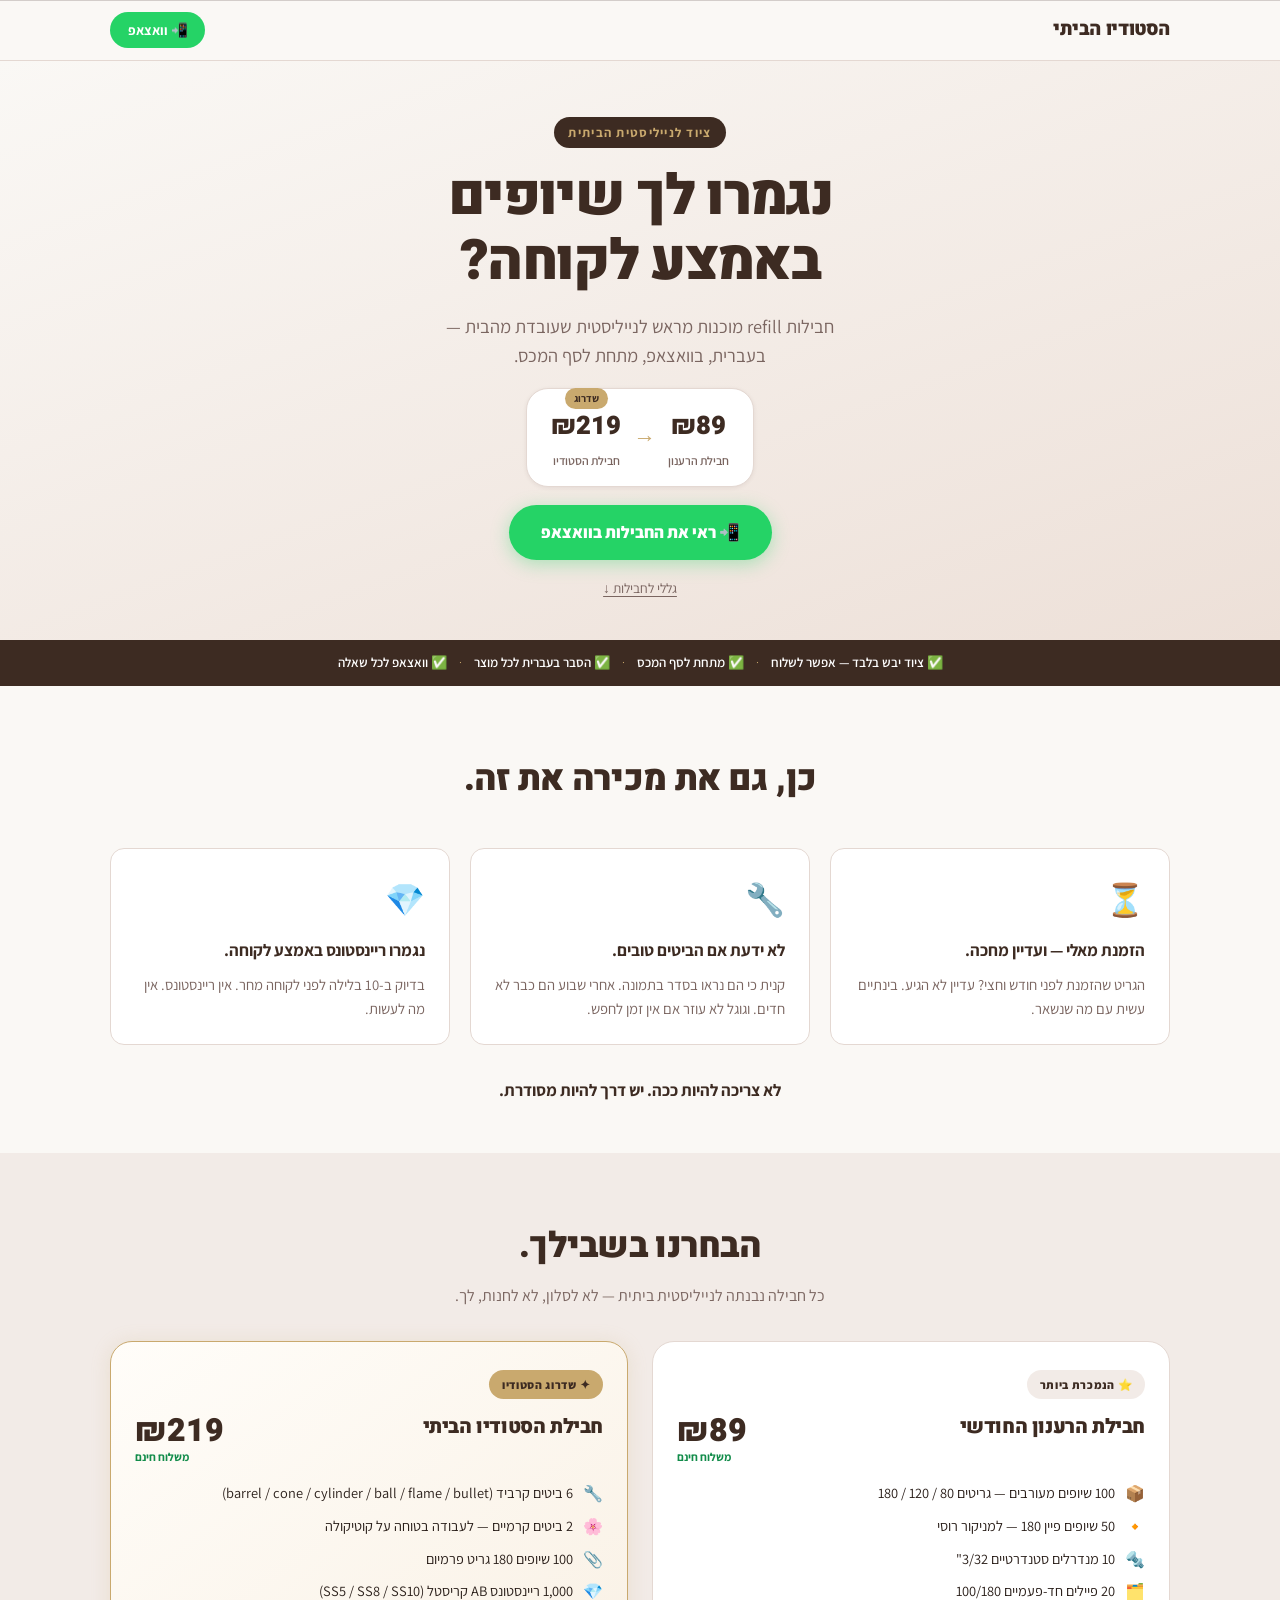
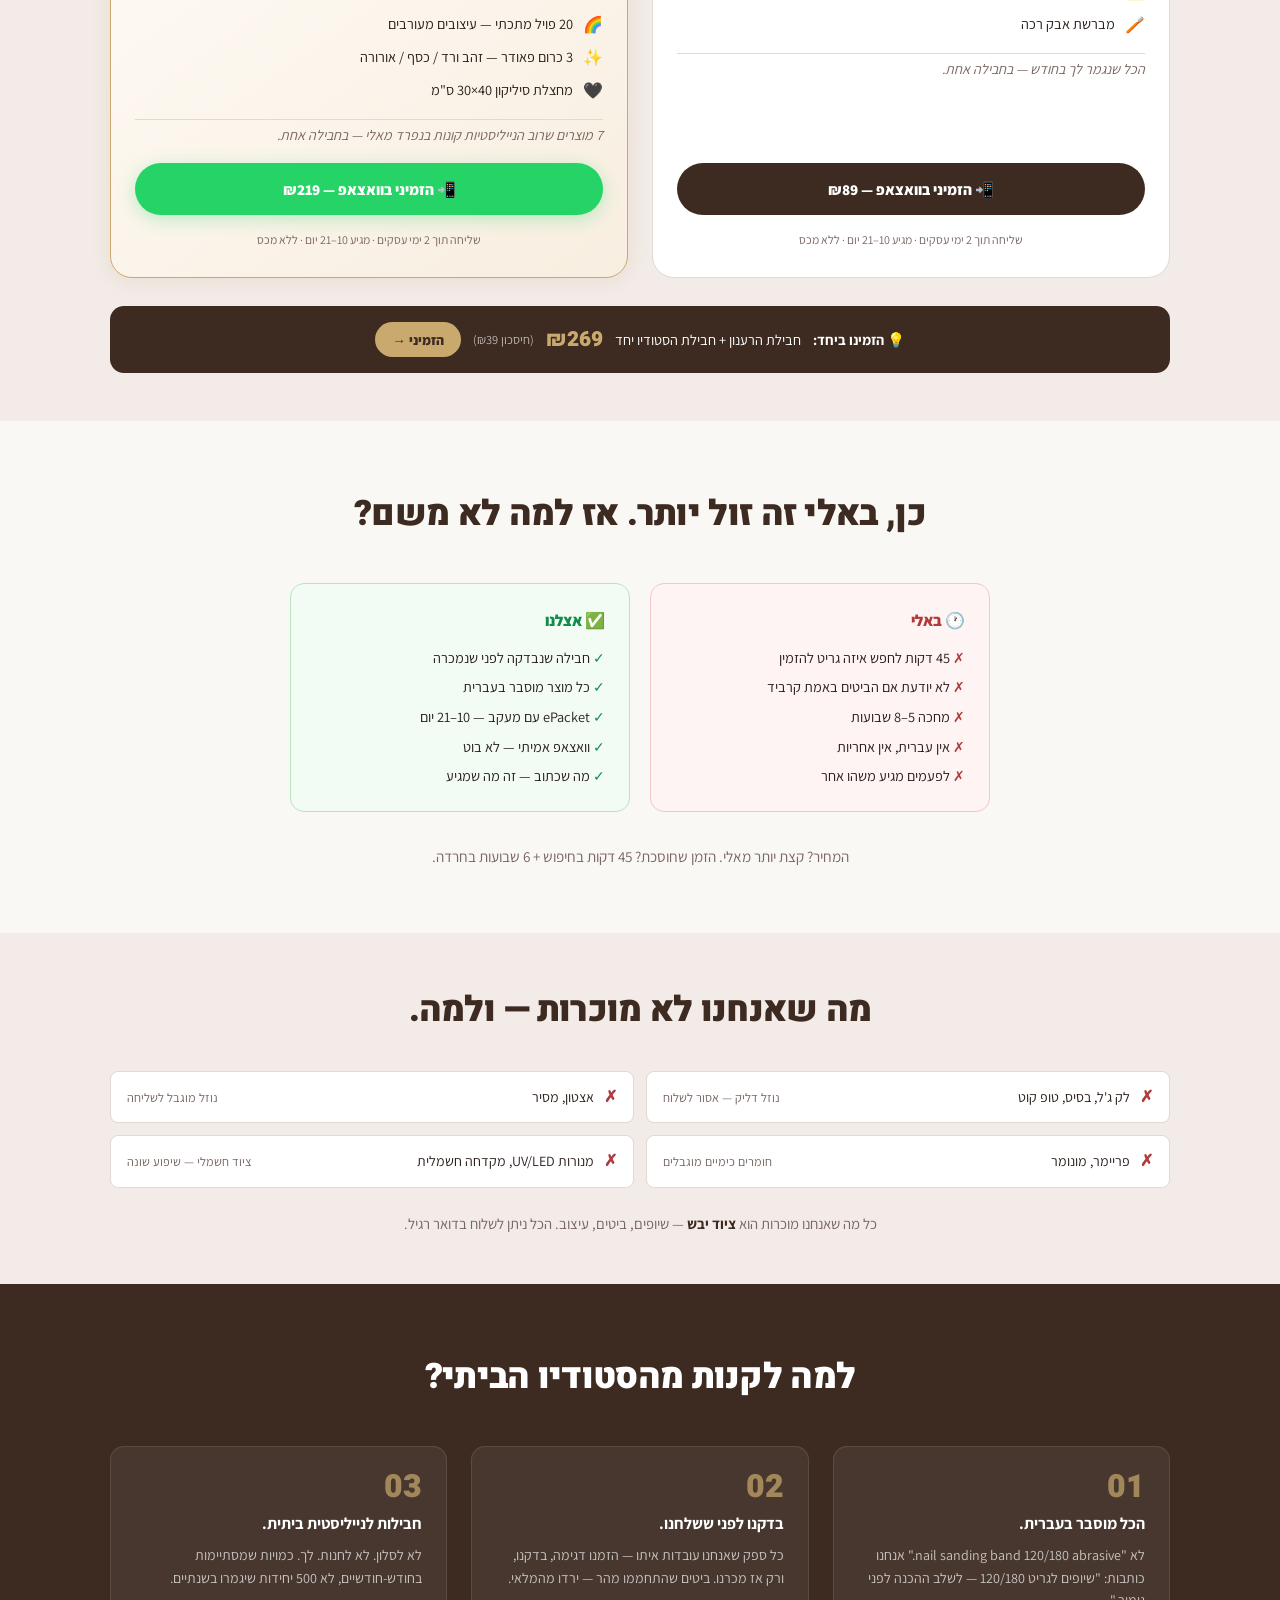
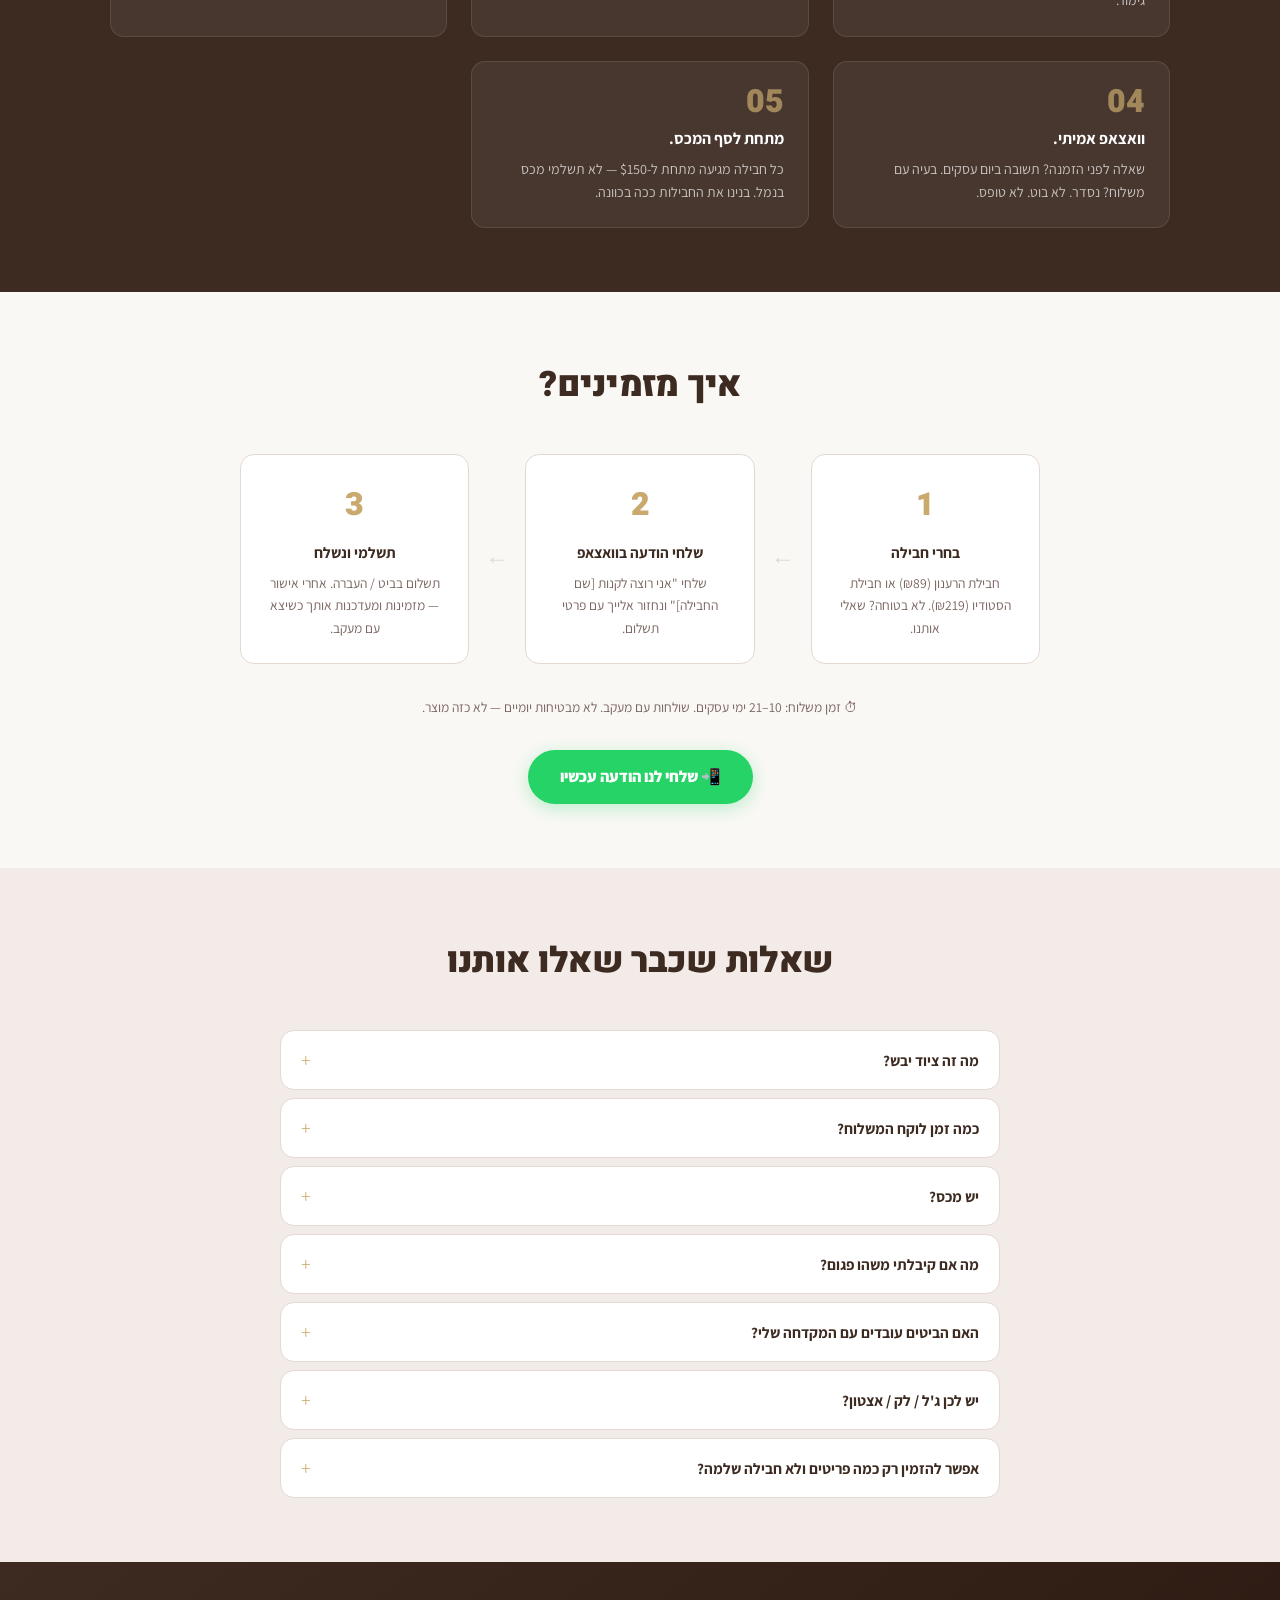
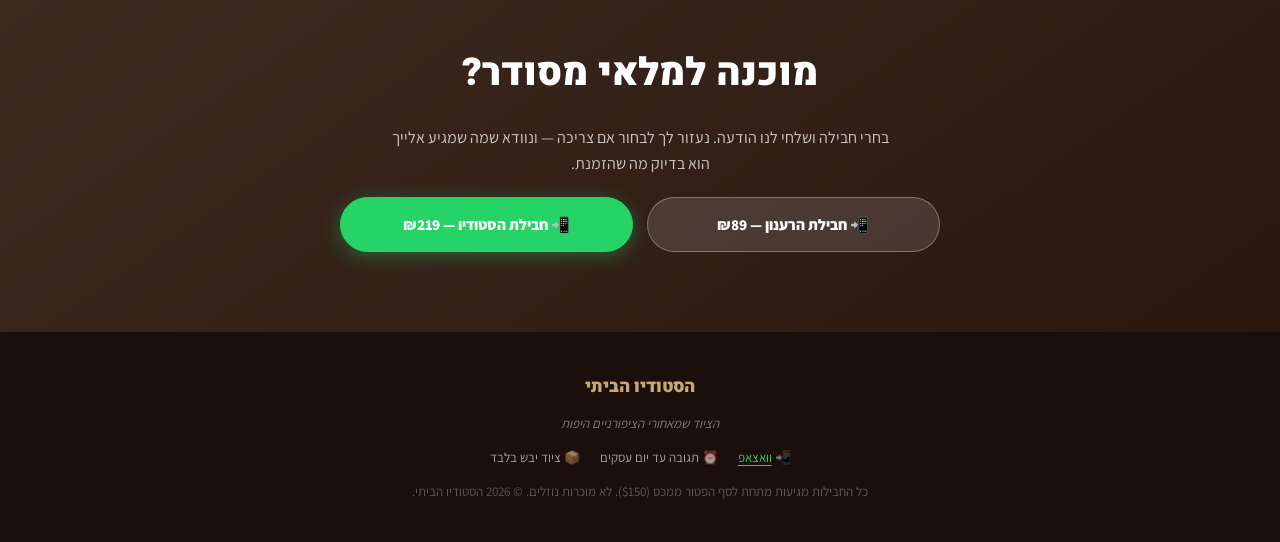
<file: hastudio-landing-page/index.html>
<!DOCTYPE html>
<html lang="he" dir="rtl">
<head>
  <meta charset="UTF-8">
  <meta name="viewport" content="width=device-width, initial-scale=1.0">
  <meta name="description" content="הסטודיו הביתי — חבילות ציוד לנייליסטית הביתית. שיופים, ביטים, ריינסטונס. בעברית. בוואצאפ. מתחת לסף המכס.">
  <meta property="og:title" content="הסטודיו הביתי — הציוד שמאחורי הציפורניים היפות">
  <meta property="og:description" content="חבילת הרענון החודשי ₪89 | חבילת הסטודיו הביתי ₪219. ציוד לנייליסטית הביתית — בעברית, בוואצאפ, ללא מכס.">
  <meta property="og:type" content="website">
  <meta property="og:locale" content="he_IL">
  <meta name="twitter:card" content="summary_large_image">
  <link rel="preconnect" href="https://fonts.googleapis.com">
  <link rel="preconnect" href="https://fonts.gstatic.com" crossorigin>
  <link href="https://fonts.googleapis.com/css2?family=Assistant:wght@400;600;700;800&family=Heebo:wght@700;800;900&display=swap" rel="stylesheet">
  <link rel="stylesheet" href="styles.css">
  <title>הסטודיו הביתי — ציוד לנייליסטית הביתית</title>

  <!-- Schema: Organization -->
  <script type="application/ld+json">
  {
    "@context": "https://schema.org",
    "@type": "Organization",
    "name": "הסטודיו הביתי",
    "description": "חבילות ציוד לנייליסטית הביתית — שיופים, ביטים, ריינסטונס. בעברית, בוואצאפ, מתחת לסף המכס.",
    "url": "https://hastudiohabeiti.co.il",
    "contactPoint": {
      "@type": "ContactPoint",
      "contactType": "customer service",
      "availableLanguage": "Hebrew"
    }
  }
  </script>

  <!-- Schema: Product — Kit 1 -->
  <script type="application/ld+json">
  {
    "@context": "https://schema.org",
    "@type": "Product",
    "name": "חבילת הרענון החודשי",
    "description": "100 שיופים מעורבים (80/120/180 גריט) + 50 שיופים פיין 180 + 10 מנדרלים + 20 פיילים חד-פעמיים + מברשת אבק. חבילת ציוד חודשית לנייליסטית ביתית.",
    "offers": {
      "@type": "Offer",
      "price": "89",
      "priceCurrency": "ILS",
      "availability": "https://schema.org/InStock",
      "seller": { "@type": "Organization", "name": "הסטודיו הביתי" }
    }
  }
  </script>

  <!-- Schema: Product — Kit 2 -->
  <script type="application/ld+json">
  {
    "@context": "https://schema.org",
    "@type": "Product",
    "name": "חבילת הסטודיו הביתי",
    "description": "6 ביטים קרביד + 2 ביטים קרמיים + 100 שיופים פרמיום + 1000 ריינסטונס AB + 20 פויל + 3 כרום פאודר + מחצלת סיליקון.",
    "offers": {
      "@type": "Offer",
      "price": "219",
      "priceCurrency": "ILS",
      "availability": "https://schema.org/InStock",
      "seller": { "@type": "Organization", "name": "הסטודיו הביתי" }
    }
  }
  </script>

  <!-- Schema: FAQPage -->
  <script type="application/ld+json">
  {
    "@context": "https://schema.org",
    "@type": "FAQPage",
    "mainEntity": [
      {
        "@type": "Question",
        "name": "מה זה ציוד יבש?",
        "acceptedAnswer": {
          "@type": "Answer",
          "text": "ציוד שאינו נוזל — שיופים, ביטים מתכתיים, ריינסטונס, פויל, כרום פאודר. מוצרים שאפשר לשלוח בדואר רגיל. לק ג'ל, אצטון, בסיס וטופ קוט הם נוזלים — אנחנו לא מוכרות אותם."
        }
      },
      {
        "@type": "Question",
        "name": "כמה זמן לוקח המשלוח?",
        "acceptedAnswer": {
          "@type": "Answer",
          "text": "10–21 ימי עסקים. ePacket עם מעקב. לא אמזון פריים — אבל שולחות עם קישור מעקב."
        }
      },
      {
        "@type": "Question",
        "name": "יש מכס?",
        "acceptedAnswer": {
          "@type": "Answer",
          "text": "לא. כל החבילות שלנו מגיעות מתחת לסף הפטור ממכס בישראל ($150 מינואר 2026). לא תשלמי כלום בנמל."
        }
      },
      {
        "@type": "Question",
        "name": "מה אם קיבלתי משהו פגום?",
        "acceptedAnswer": {
          "@type": "Answer",
          "text": "שלחי לנו תמונה בוואצאפ ונסדר — החזר כספי או חבילת החלפה, לפי בחירתך."
        }
      }
    ]
  }
  </script>
</head>
<body>

  <!-- SCROLL CTA BAR -->
  <div class="scroll-cta-bar" id="scrollCtaBar" aria-hidden="true">
    <div class="scroll-cta-inner">
      <span class="scroll-cta-text">הסטודיו הביתי — ציוד לנייליסטית הביתית</span>
      <a class="scroll-cta-btn wa-link" href="https://wa.me/972500000000?text=שלום%2C+רוצה+לשמוע+על+החבילות" target="_blank" rel="noopener">📲 הזמיני בוואצאפ</a>
    </div>
  </div>

  <!-- HEADER -->
  <header class="site-header">
    <div class="container header-inner">
      <div class="brand-logo">הסטודיו הביתי</div>
      <a class="btn-wa-header wa-link" href="https://wa.me/972500000000?text=שלום%2C+רוצה+לשמוע+על+החבילות" target="_blank" rel="noopener">📲 וואצאפ</a>
    </div>
  </header>

  <!-- HERO -->
  <section class="hero" id="hero">
    <div class="container hero-inner">
      <div class="hero-tag reveal">ציוד לנייליסטית הביתית</div>
      <h1 class="hero-headline reveal">נגמרו לך שיופים<br>באמצע לקוחה?</h1>
      <p class="hero-sub reveal">חבילות refill מוכנות מראש לנייליסטית שעובדת מהבית —<br>בעברית, בוואצאפ, מתחת לסף המכס.</p>

      <div class="hero-kit-preview reveal">
        <div class="hkp-item">
          <span class="hkp-price">₪89</span>
          <span class="hkp-name">חבילת הרענון</span>
        </div>
        <div class="hkp-arrow">→</div>
        <div class="hkp-item hkp-featured">
          <span class="hkp-badge">שדרוג</span>
          <span class="hkp-price">₪219</span>
          <span class="hkp-name">חבילת הסטודיו</span>
        </div>
      </div>

      <a class="btn-wa-hero wa-link reveal" href="https://wa.me/972500000000?text=שלום%2C+רוצה+לשמוע+על+החבילות" target="_blank" rel="noopener">📲 ראי את החבילות בוואצאפ</a>
      <a class="hero-scroll-link reveal" href="#kits">גללי לחבילות ↓</a>
    </div>
  </section>

  <!-- PROOF BAR -->
  <div class="proof-bar reveal">
    <div class="container proof-inner">
      <div class="proof-item">✅ ציוד יבש בלבד — אפשר לשלוח</div>
      <div class="proof-sep">·</div>
      <div class="proof-item">✅ מתחת לסף המכס</div>
      <div class="proof-sep">·</div>
      <div class="proof-item">✅ הסבר בעברית לכל מוצר</div>
      <div class="proof-sep">·</div>
      <div class="proof-item">✅ וואצאפ לכל שאלה</div>
    </div>
  </div>

  <!-- PAIN SECTION -->
  <section class="pain-section" id="pain">
    <div class="container pain-inner">
      <h2 class="section-title reveal">כן, גם את מכירה את זה.</h2>
      <div class="pain-cards">
        <div class="pain-card reveal">
          <div class="pain-icon">⏳</div>
          <h3>הזמנת מאלי — ועדיין מחכה.</h3>
          <p>הגריט שהזמנת לפני חודש וחצי? עדיין לא הגיע. בינתיים עשית עם מה שנשאר.</p>
        </div>
        <div class="pain-card reveal">
          <div class="pain-icon">🔧</div>
          <h3>לא ידעת אם הביטים טובים.</h3>
          <p>קנית כי הם נראו בסדר בתמונה. אחרי שבוע הם כבר לא חדים. וגוגל לא עוזר אם אין זמן לחפש.</p>
        </div>
        <div class="pain-card reveal">
          <div class="pain-icon">💎</div>
          <h3>נגמרו ריינסטונס באמצע לקוחה.</h3>
          <p>בדיוק ב-10 בלילה לפני לקוחה מחר. אין ריינסטונס. אין מה לעשות.</p>
        </div>
      </div>
      <p class="pain-close reveal">לא צריכה להיות ככה. יש דרך להיות מסודרת.</p>
    </div>
  </section>

  <!-- KITS -->
  <section class="kits-section" id="kits">
    <div class="container">
      <h2 class="section-title reveal">הבחרנו בשבילך.</h2>
      <p class="section-sub reveal">כל חבילה נבנתה לנייליסטית ביתית — לא לסלון, לא לחנות, לך.</p>

      <div class="kits-grid">

        <!-- KIT 1 -->
        <div class="kit-card reveal" id="kit1">
          <div class="kit-badge kit-badge-1">⭐ הנמכרת ביותר</div>
          <div class="kit-header">
            <h3 class="kit-name">חבילת הרענון החודשי</h3>
            <div class="kit-price-wrap">
              <span class="kit-price">₪89</span>
              <span class="kit-shipping">משלוח חינם</span>
            </div>
          </div>

          <ul class="kit-contents">
            <li><span class="kc-icon">📦</span><span>100 שיופים מעורבים — גריטים 80 / 120 / 180</span></li>
            <li><span class="kc-icon">🔸</span><span>50 שיופים פיין 180 — למניקור רוסי</span></li>
            <li><span class="kc-icon">🔩</span><span>10 מנדרלים סטנדרטיים 3/32"</span></li>
            <li><span class="kc-icon">🗂️</span><span>20 פיילים חד-פעמיים 100/180</span></li>
            <li><span class="kc-icon">🪥</span><span>מברשת אבק רכה</span></li>
          </ul>

          <p class="kit-value-line">הכל שנגמר לך בחודש — בחבילה אחת.</p>

          <a class="btn-wa-kit wa-link" href="https://wa.me/972500000000?text=אני+רוצה+להזמין+את+חבילת+הרענון+החודשי+₪89" target="_blank" rel="noopener" data-kit="1">
            📲 הזמיני בוואצאפ — ₪89
          </a>
          <p class="kit-meta">שליחה תוך 2 ימי עסקים · מגיע 10–21 יום · ללא מכס</p>
        </div>

        <!-- KIT 2 -->
        <div class="kit-card kit-card-featured reveal" id="kit2">
          <div class="kit-badge kit-badge-2">✦ שדרוג הסטודיו</div>
          <div class="kit-header">
            <h3 class="kit-name">חבילת הסטודיו הביתי</h3>
            <div class="kit-price-wrap">
              <span class="kit-price">₪219</span>
              <span class="kit-shipping">משלוח חינם</span>
            </div>
          </div>

          <ul class="kit-contents">
            <li><span class="kc-icon">🔧</span><span>6 ביטים קרביד (barrel / cone / cylinder / ball / flame / bullet)</span></li>
            <li><span class="kc-icon">🌸</span><span>2 ביטים קרמיים — לעבודה בטוחה על קוטיקולה</span></li>
            <li><span class="kc-icon">📎</span><span>100 שיופים 180 גריט פרמיום</span></li>
            <li><span class="kc-icon">💎</span><span>1,000 ריינסטונס AB קריסטל (SS5 / SS8 / SS10)</span></li>
            <li><span class="kc-icon">🌈</span><span>20 פויל מתכתי — עיצובים מעורבים</span></li>
            <li><span class="kc-icon">✨</span><span>3 כרום פאודר — זהב ורד / כסף / אורורה</span></li>
            <li><span class="kc-icon">🖤</span><span>מחצלת סיליקון 40×30 ס"מ</span></li>
          </ul>

          <p class="kit-value-line">7 מוצרים שרוב הנייליסטיות קונות בנפרד מאלי — בחבילה אחת.</p>

          <a class="btn-wa-kit btn-wa-kit-featured wa-link" href="https://wa.me/972500000000?text=אני+רוצה+להזמין+את+חבילת+הסטודיו+הביתי+₪219" target="_blank" rel="noopener" data-kit="2">
            📲 הזמיני בוואצאפ — ₪219
          </a>
          <p class="kit-meta">שליחה תוך 2 ימי עסקים · מגיע 10–21 יום · ללא מכס</p>
        </div>

      </div><!-- /kits-grid -->

      <!-- BUNDLE OFFER -->
      <div class="bundle-offer reveal">
        <span class="bundle-label">💡 הזמינו ביחד:</span>
        <span class="bundle-text">חבילת הרענון + חבילת הסטודיו יחד</span>
        <span class="bundle-price">₪269</span>
        <span class="bundle-save">(חיסכון ₪39)</span>
        <a class="bundle-cta wa-link" href="https://wa.me/972500000000?text=אני+רוצה+להזמין+גם+את+חבילת+הרענון+וגם+את+חבילת+הסטודיו+יחד+₪269" target="_blank" rel="noopener">הזמיני →</a>
      </div>
    </div>
  </section>

  <!-- WHY NOT ALIEXPRESS -->
  <section class="ali-section reveal" id="why">
    <div class="container ali-inner">
      <h2 class="section-title">כן, באלי זה זול יותר. אז למה לא משם?</h2>
      <div class="ali-compare">
        <div class="ali-col ali-col-bad">
          <h3>🕐 באלי</h3>
          <ul>
            <li>45 דקות לחפש איזה גריט להזמין</li>
            <li>לא יודעת אם הביטים באמת קרביד</li>
            <li>מחכה 5–8 שבועות</li>
            <li>אין עברית, אין אחריות</li>
            <li>לפעמים מגיע משהו אחר</li>
          </ul>
        </div>
        <div class="ali-col ali-col-good">
          <h3>✅ אצלנו</h3>
          <ul>
            <li>חבילה שנבדקה לפני שנמכרה</li>
            <li>כל מוצר מוסבר בעברית</li>
            <li>ePacket עם מעקב — 10–21 יום</li>
            <li>וואצאפ אמיתי — לא בוט</li>
            <li>מה שכתוב — זה מה שמגיע</li>
          </ul>
        </div>
      </div>
      <p class="ali-close">המחיר? קצת יותר מאלי. הזמן שחוסכת? 45 דקות בחיפוש + 6 שבועות בחרדה.</p>
    </div>
  </section>

  <!-- WHAT WE DON'T SELL -->
  <section class="no-sell-section reveal">
    <div class="container no-sell-inner">
      <h2 class="section-title">מה שאנחנו לא מוכרות — ולמה.</h2>
      <div class="no-sell-grid">
        <div class="no-sell-item"><span class="nsi-x">✗</span><span>לק ג'ל, בסיס, טופ קוט</span><span class="nsi-why">נוזל דליק — אסור לשלוח</span></div>
        <div class="no-sell-item"><span class="nsi-x">✗</span><span>אצטון, מסיר</span><span class="nsi-why">נוזל מוגבל לשליחה</span></div>
        <div class="no-sell-item"><span class="nsi-x">✗</span><span>פריימר, מונומר</span><span class="nsi-why">חומרים כימיים מוגבלים</span></div>
        <div class="no-sell-item"><span class="nsi-x">✗</span><span>מנורות UV/LED, מקדחה חשמלית</span><span class="nsi-why">ציוד חשמלי — שיפוע שונה</span></div>
      </div>
      <p class="no-sell-close">כל מה שאנחנו מוכרות הוא <strong>ציוד יבש</strong> — שיופים, ביטים, עיצוב. הכל ניתן לשלוח בדואר רגיל.</p>
    </div>
  </section>

  <!-- WHY US -->
  <section class="why-us-section" id="about">
    <div class="container">
      <h2 class="section-title reveal">למה לקנות מהסטודיו הביתי?</h2>
      <div class="why-us-grid">
        <div class="why-us-item reveal">
          <div class="wui-num">01</div>
          <h3>הכל מוסבר בעברית.</h3>
          <p>לא "nail sanding band 120/180 abrasive." אנחנו כותבות: "שיופים לגריט 120/180 — לשלב ההכנה לפני גימור."</p>
        </div>
        <div class="why-us-item reveal">
          <div class="wui-num">02</div>
          <h3>בדקנו לפני ששלחנו.</h3>
          <p>כל ספק שאנחנו עובדות איתו — הזמנו דגימה, בדקנו, ורק אז מכרנו. ביטים שהתחממו מהר — ירדו מהמלאי.</p>
        </div>
        <div class="why-us-item reveal">
          <div class="wui-num">03</div>
          <h3>חבילות לנייליסטית ביתית.</h3>
          <p>לא לסלון. לא לחנות. לך. כמויות שמסתיימות בחודש-חודשיים, לא 500 יחידות שיגמרו בשנתיים.</p>
        </div>
        <div class="why-us-item reveal">
          <div class="wui-num">04</div>
          <h3>וואצאפ אמיתי.</h3>
          <p>שאלה לפני הזמנה? תשובה ביום עסקים. בעיה עם משלוח? נסדר. לא בוט. לא טופס.</p>
        </div>
        <div class="why-us-item reveal">
          <div class="wui-num">05</div>
          <h3>מתחת לסף המכס.</h3>
          <p>כל חבילה מגיעה מתחת ל-$150 — לא תשלמי מכס בנמל. בנינו את החבילות ככה בכוונה.</p>
        </div>
      </div>
    </div>
  </section>

  <!-- HOW IT WORKS -->
  <section class="how-section reveal" id="how">
    <div class="container how-inner">
      <h2 class="section-title">איך מזמינים?</h2>
      <div class="steps-row">
        <div class="step">
          <div class="step-num">1</div>
          <h3>בחרי חבילה</h3>
          <p>חבילת הרענון (₪89) או חבילת הסטודיו (₪219). לא בטוחה? שאלי אותנו.</p>
        </div>
        <div class="step-arrow">←</div>
        <div class="step">
          <div class="step-num">2</div>
          <h3>שלחי הודעה בוואצאפ</h3>
          <p>שלחי "אני רוצה לקנות [שם החבילה]" ונחזור אלייך עם פרטי תשלום.</p>
        </div>
        <div class="step-arrow">←</div>
        <div class="step">
          <div class="step-num">3</div>
          <h3>תשלמי ונשלח</h3>
          <p>תשלום בביט / העברה. אחרי אישור — מזמינות ומעדכנות אותך כשיצא עם מעקב.</p>
        </div>
      </div>
      <p class="how-note">⏱ זמן משלוח: 10–21 ימי עסקים. שולחות עם מעקב. לא מבטיחות יומיים — לא כזה מוצר.</p>
      <a class="btn-wa-how wa-link" href="https://wa.me/972500000000?text=שלום%2C+רוצה+לשמוע+על+החבילות" target="_blank" rel="noopener">📲 שלחי לנו הודעה עכשיו</a>
    </div>
  </section>

  <!-- FAQ -->
  <section class="faq-section" id="faq">
    <div class="container faq-inner">
      <h2 class="section-title reveal">שאלות שכבר שאלו אותנו</h2>
      <div class="faq-list">

        <div class="faq-item reveal">
          <button class="faq-q" aria-expanded="false">מה זה ציוד יבש?</button>
          <div class="faq-a" hidden>ציוד שאינו נוזל — שיופים, ביטים מתכתיים, ריינסטונס, פויל, כרום פאודר. אנחנו לא מוכרות לק ג'ל, אצטון, בסיס, טופ קוט — אלה נוזלים שאי אפשר לשלוח בדואר. רק ציוד יבש שאפשר לשלוח ב-ePacket.</div>
        </div>

        <div class="faq-item reveal">
          <button class="faq-q" aria-expanded="false">כמה זמן לוקח המשלוח?</button>
          <div class="faq-a" hidden>10–21 ימי עסקים. זה ePacket מסין — לא אמזון פריים. שולחות עם מעקב ומעדכנות כשיוצא.</div>
        </div>

        <div class="faq-item reveal">
          <button class="faq-q" aria-expanded="false">יש מכס?</button>
          <div class="faq-a" hidden>לא. כל החבילות שלנו מגיעות מתחת לסף הפטור ממכס בישראל ($150 מינואר 2026). לא תשלמי כלום בנמל.</div>
        </div>

        <div class="faq-item reveal">
          <button class="faq-q" aria-expanded="false">מה אם קיבלתי משהו פגום?</button>
          <div class="faq-a" hidden>שלחי לנו תמונה בוואצאפ ונסדר מיד — החזר כספי או חבילת החלפה לפי בחירתך. לא שואלות שאלות קשות.</div>
        </div>

        <div class="faq-item reveal">
          <button class="faq-q" aria-expanded="false">האם הביטים עובדים עם המקדחה שלי?</button>
          <div class="faq-a" hidden>כן, כל עוד למקדחה שלך יש שאפט 3/32" — הסטנדרט הנפוץ. אם לא בטוחה — שאלי אותנו בוואצאפ לפני הקנייה.</div>
        </div>

        <div class="faq-item reveal">
          <button class="faq-q" aria-expanded="false">יש לכן ג'ל / לק / אצטון?</button>
          <div class="faq-a" hidden>לא. לא ניתן לשלוח נוזלים בדואר בינ"ל — לק ג'ל הוא נוזל דליק. אנחנו עושות ציוד יבש בלבד. לג'ל — naila.co.il / inails.co.il.</div>
        </div>

        <div class="faq-item reveal">
          <button class="faq-q" aria-expanded="false">אפשר להזמין רק כמה פריטים ולא חבילה שלמה?</button>
          <div class="faq-a" hidden>כרגע רק חבילות. אם יש משהו ספציפי שחסר לך — ספרי לנו בוואצאפ ונשקול להוסיף.</div>
        </div>

      </div>
    </div>
  </section>

  <!-- FINAL CTA -->
  <section class="final-cta reveal" id="contact">
    <div class="container final-cta-inner">
      <h2>מוכנה למלאי מסודר?</h2>
      <p>בחרי חבילה ושלחי לנו הודעה. נעזור לך לבחור אם צריכה — ונוודא שמה שמגיע אלייך הוא בדיוק מה שהזמנת.</p>
      <div class="final-cta-btns">
        <a class="btn-wa-final wa-link" href="https://wa.me/972500000000?text=אני+רוצה+להזמין+את+חבילת+הרענון+החודשי+₪89" target="_blank" rel="noopener" data-kit="1">📲 חבילת הרענון — ₪89</a>
        <a class="btn-wa-final btn-wa-final-2 wa-link" href="https://wa.me/972500000000?text=אני+רוצה+להזמין+את+חבילת+הסטודיו+הביתי+₪219" target="_blank" rel="noopener" data-kit="2">📲 חבילת הסטודיו — ₪219</a>
      </div>
    </div>
  </section>

  <!-- FOOTER -->
  <footer class="site-footer">
    <div class="container footer-inner">
      <div class="footer-brand">הסטודיו הביתי</div>
      <div class="footer-tagline">הציוד שמאחורי הציפורניים היפות</div>
      <div class="footer-meta">
        <span>📲 <a class="wa-link" href="https://wa.me/972500000000" target="_blank" rel="noopener">וואצאפ</a></span>
        <span>⏰ תגובה עד יום עסקים</span>
        <span>📦 ציוד יבש בלבד</span>
      </div>
      <div class="footer-legal">כל החבילות מגיעות מתחת לסף הפטור ממכס ($150). לא מוכרות נוזלים. © 2026 הסטודיו הביתי.</div>
    </div>
  </footer>

  <script src="script.js"></script>
</body>
</html>
</file>
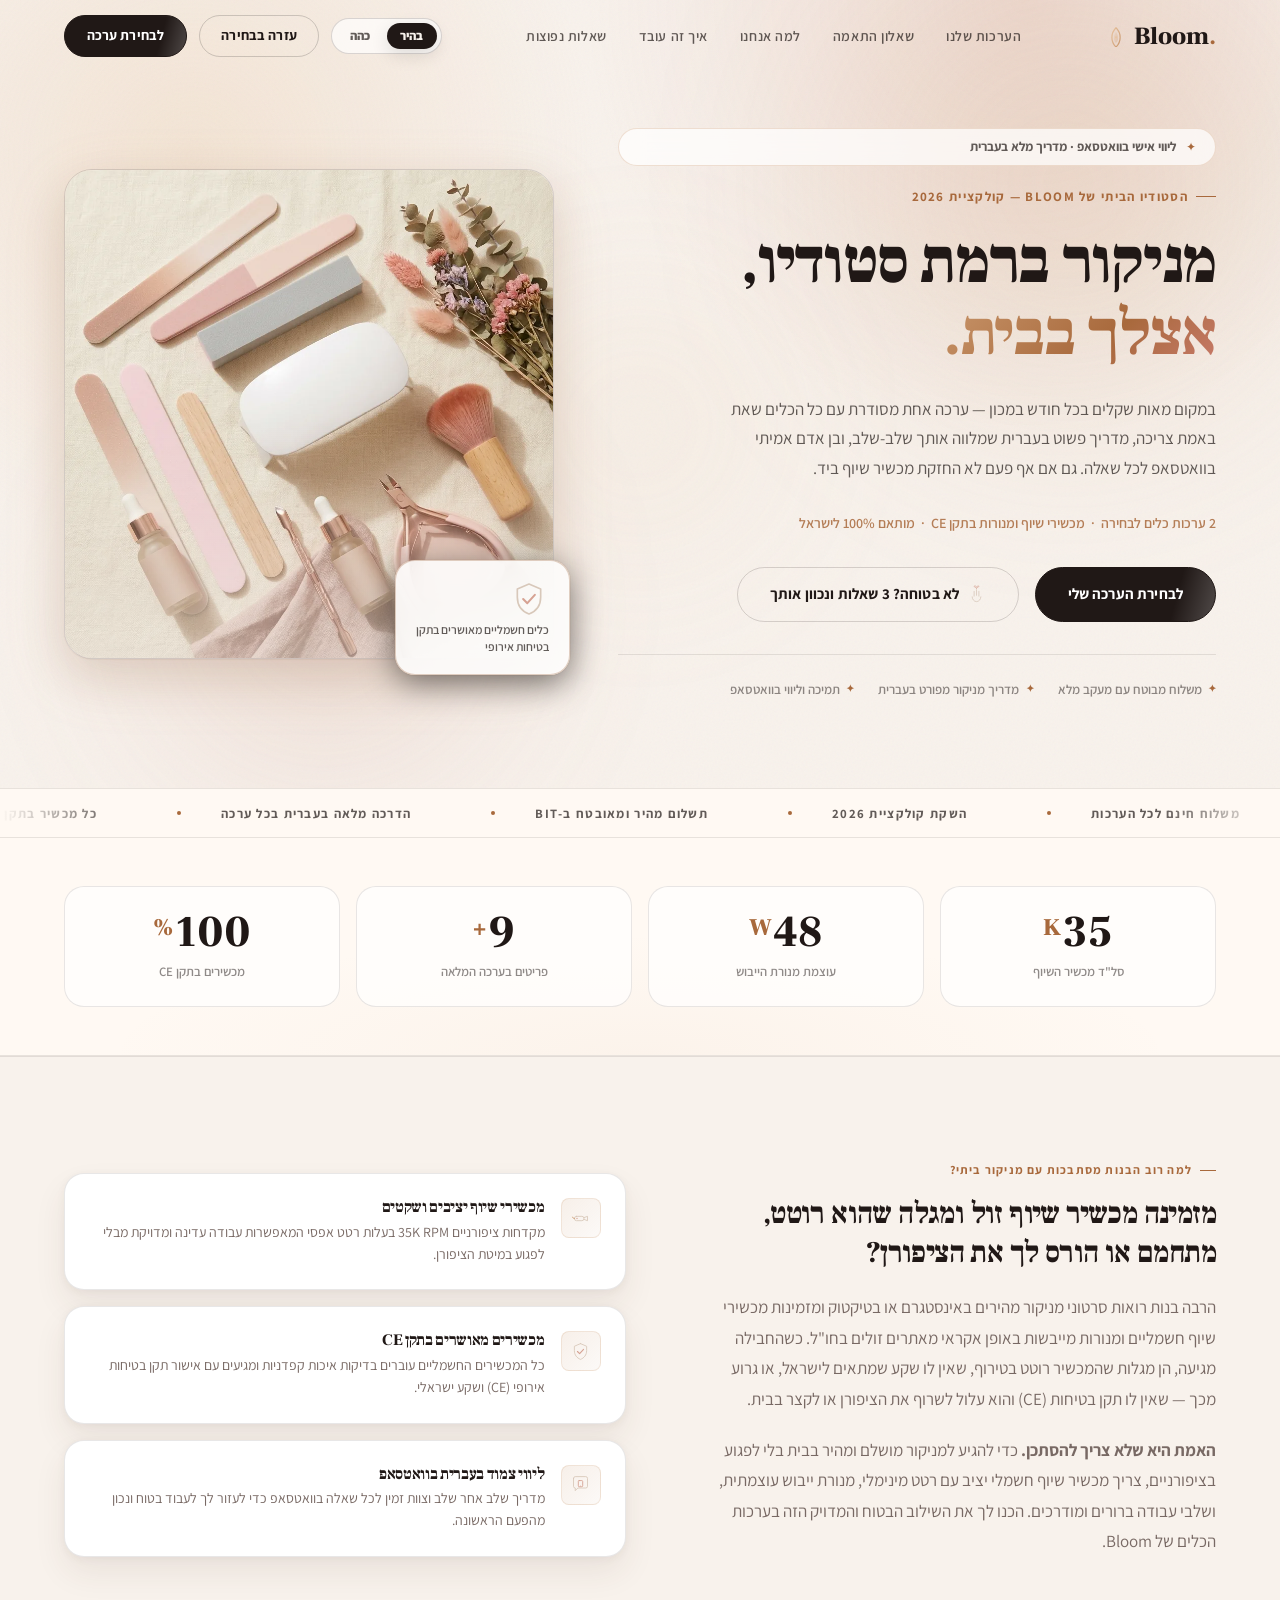
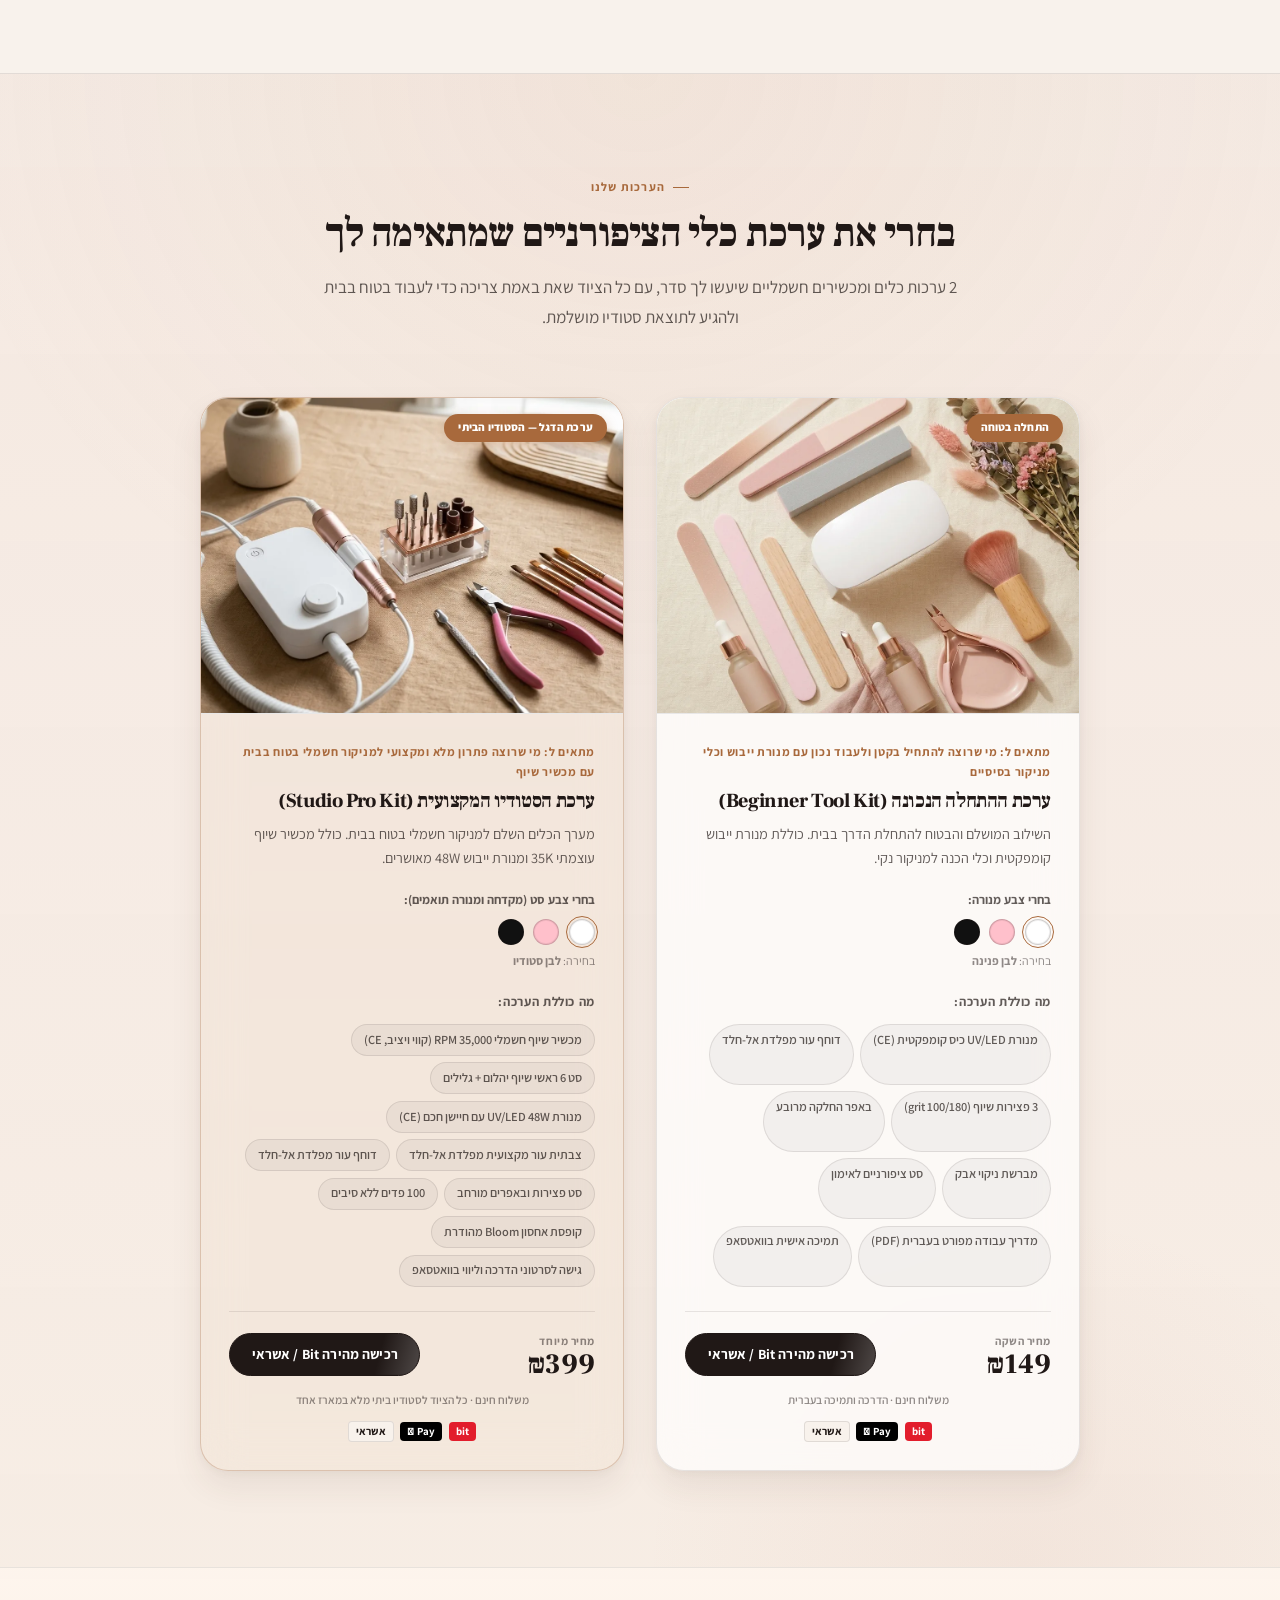
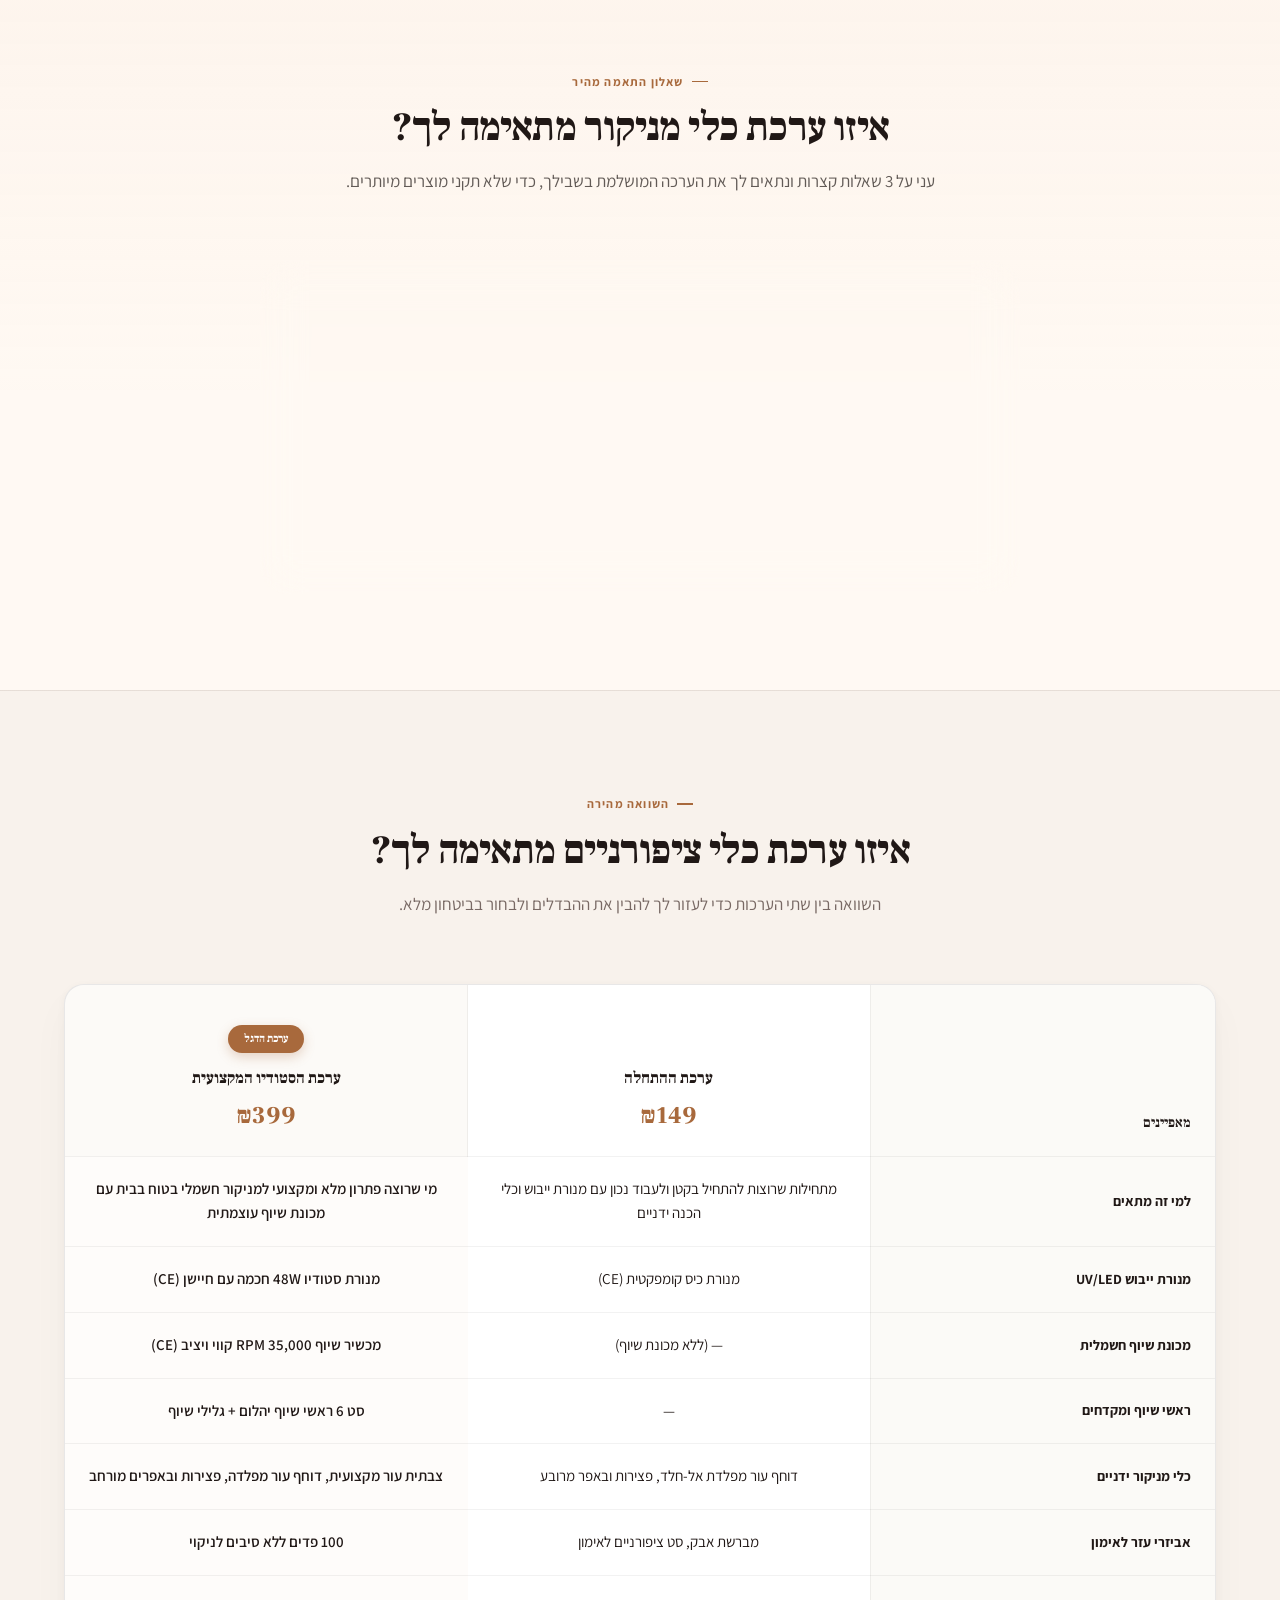
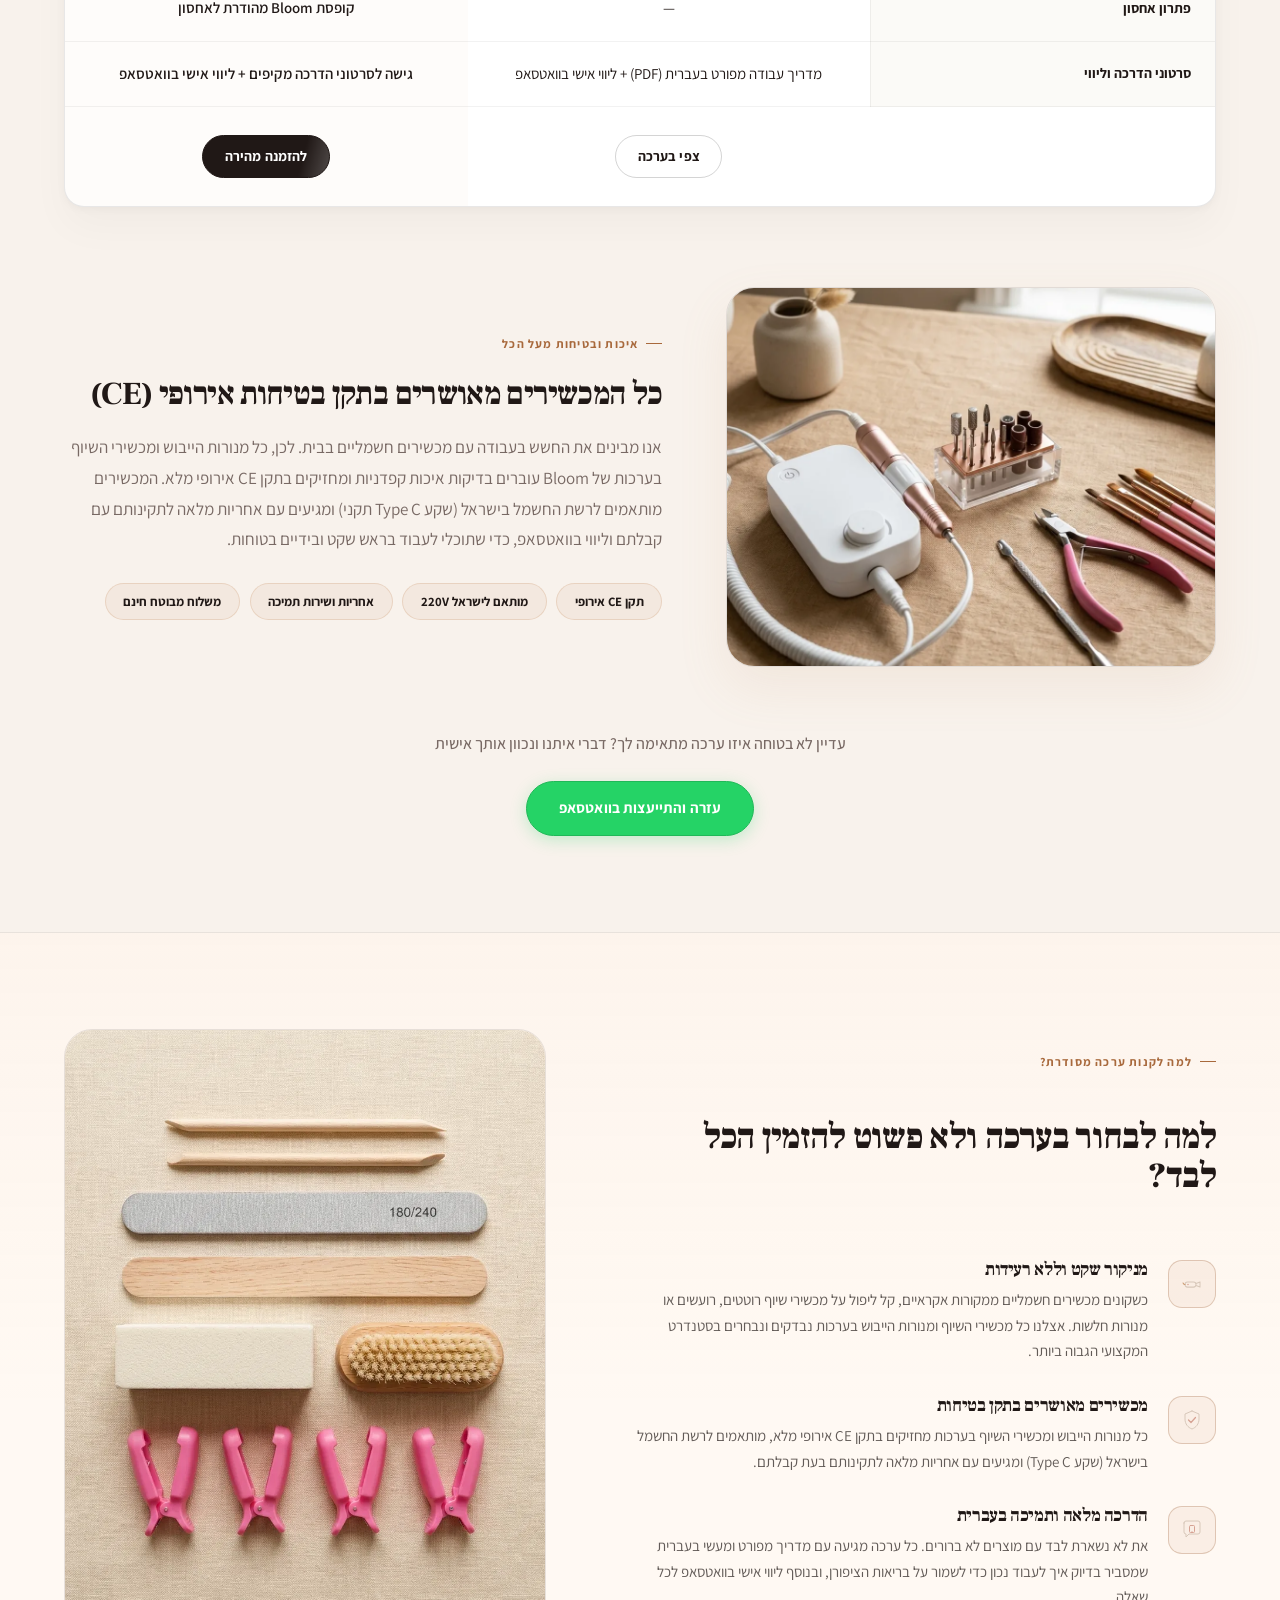
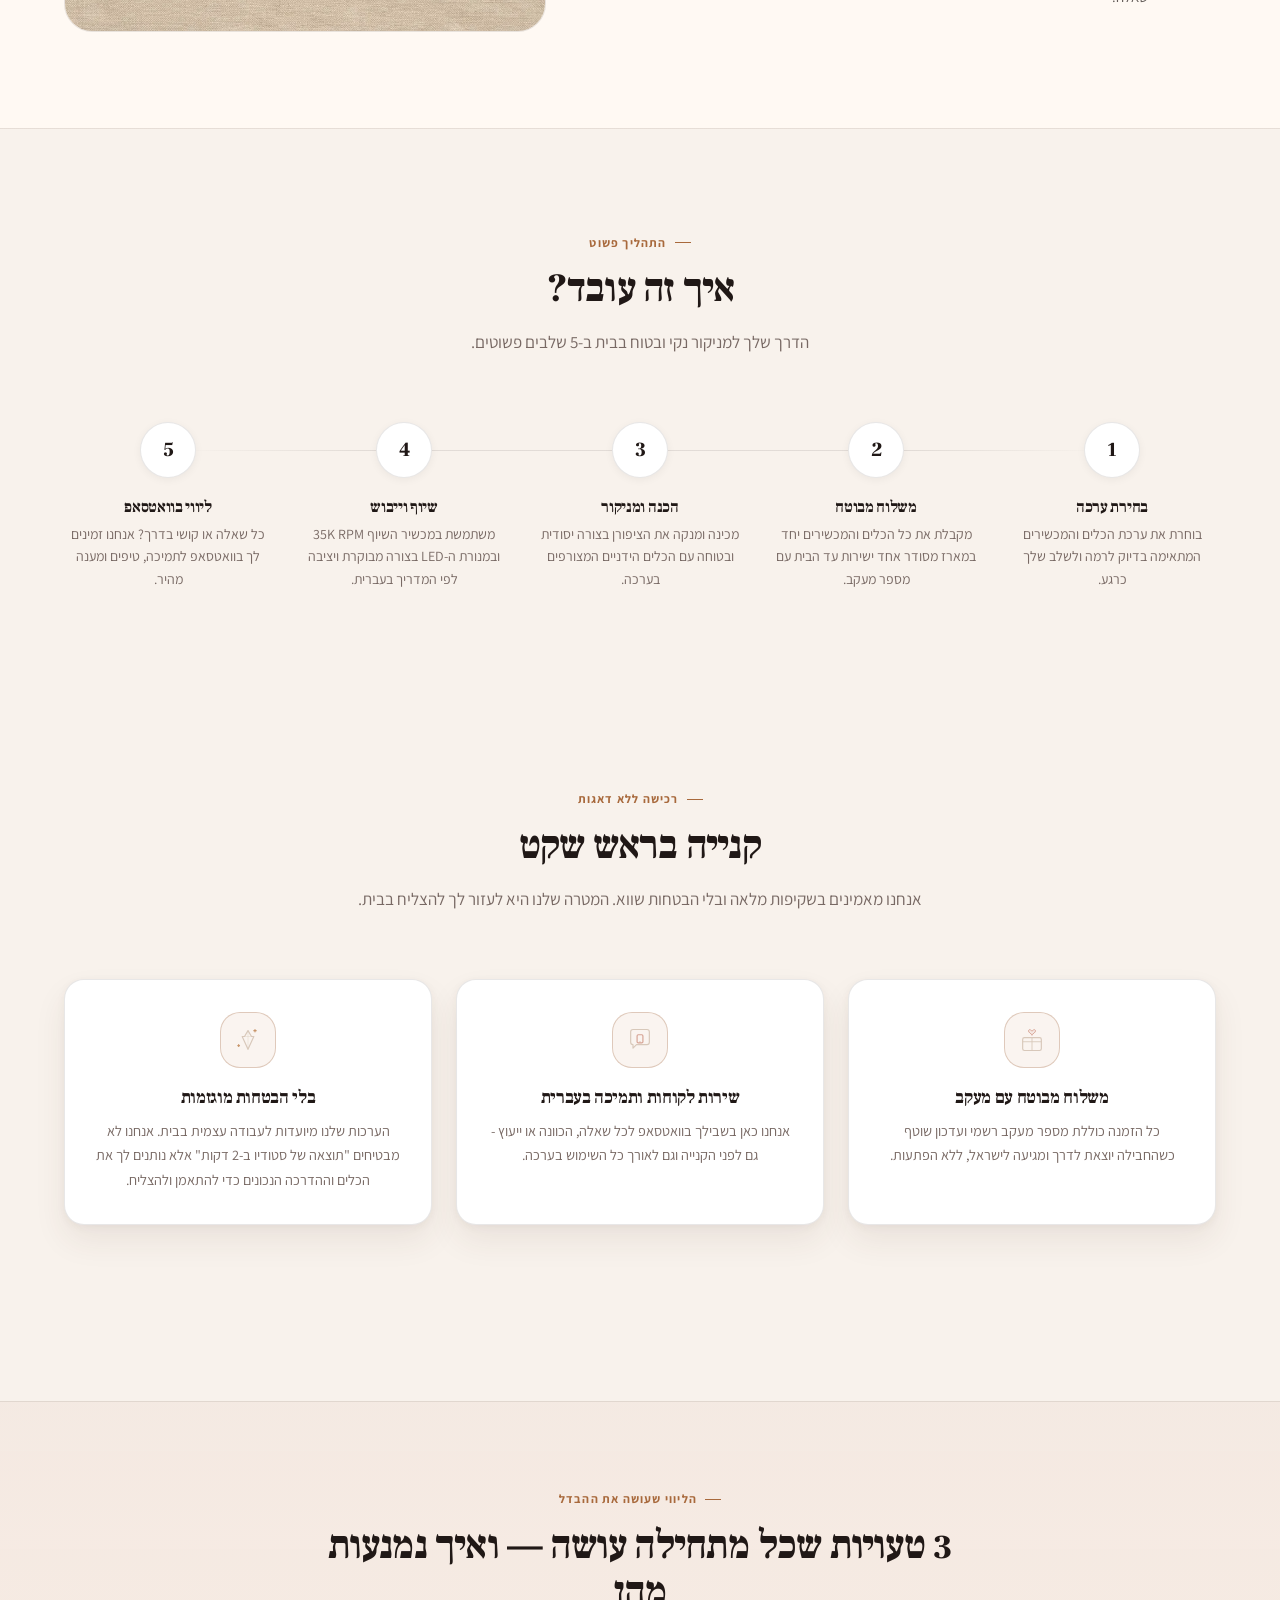
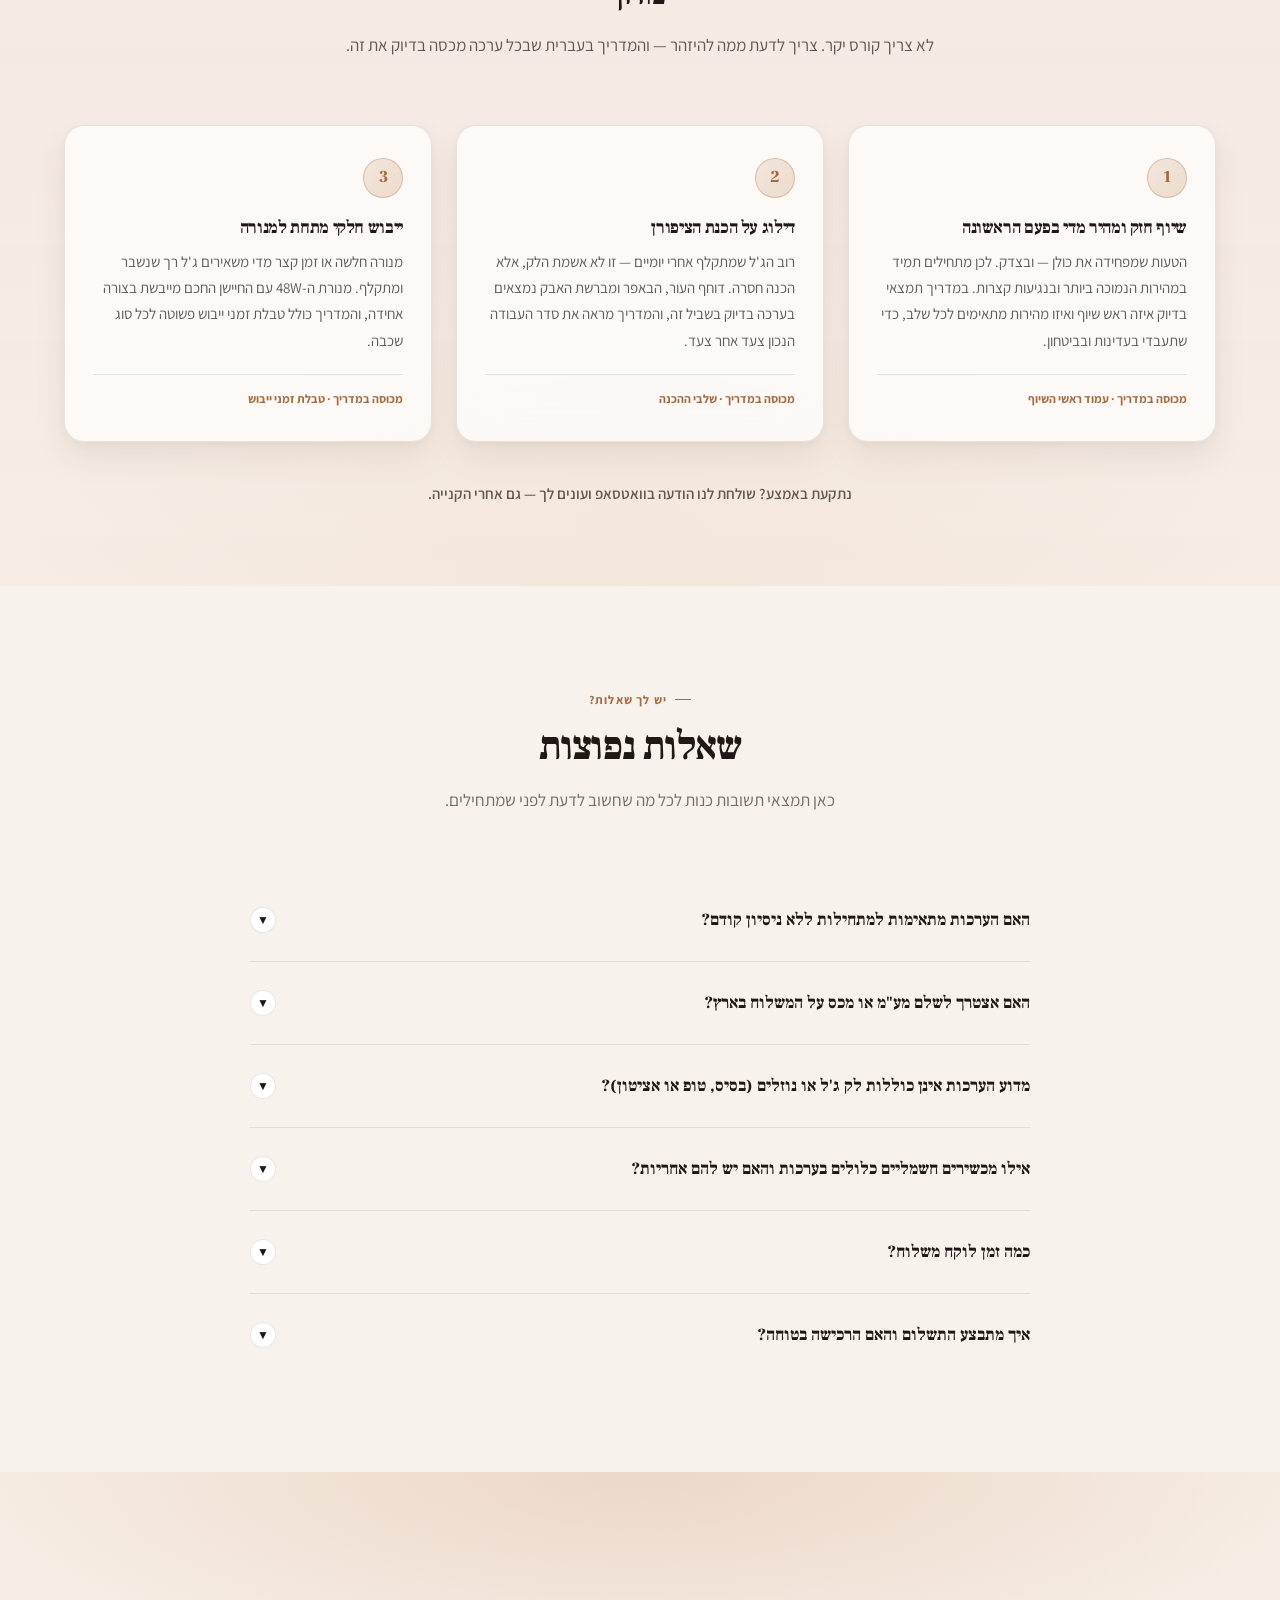
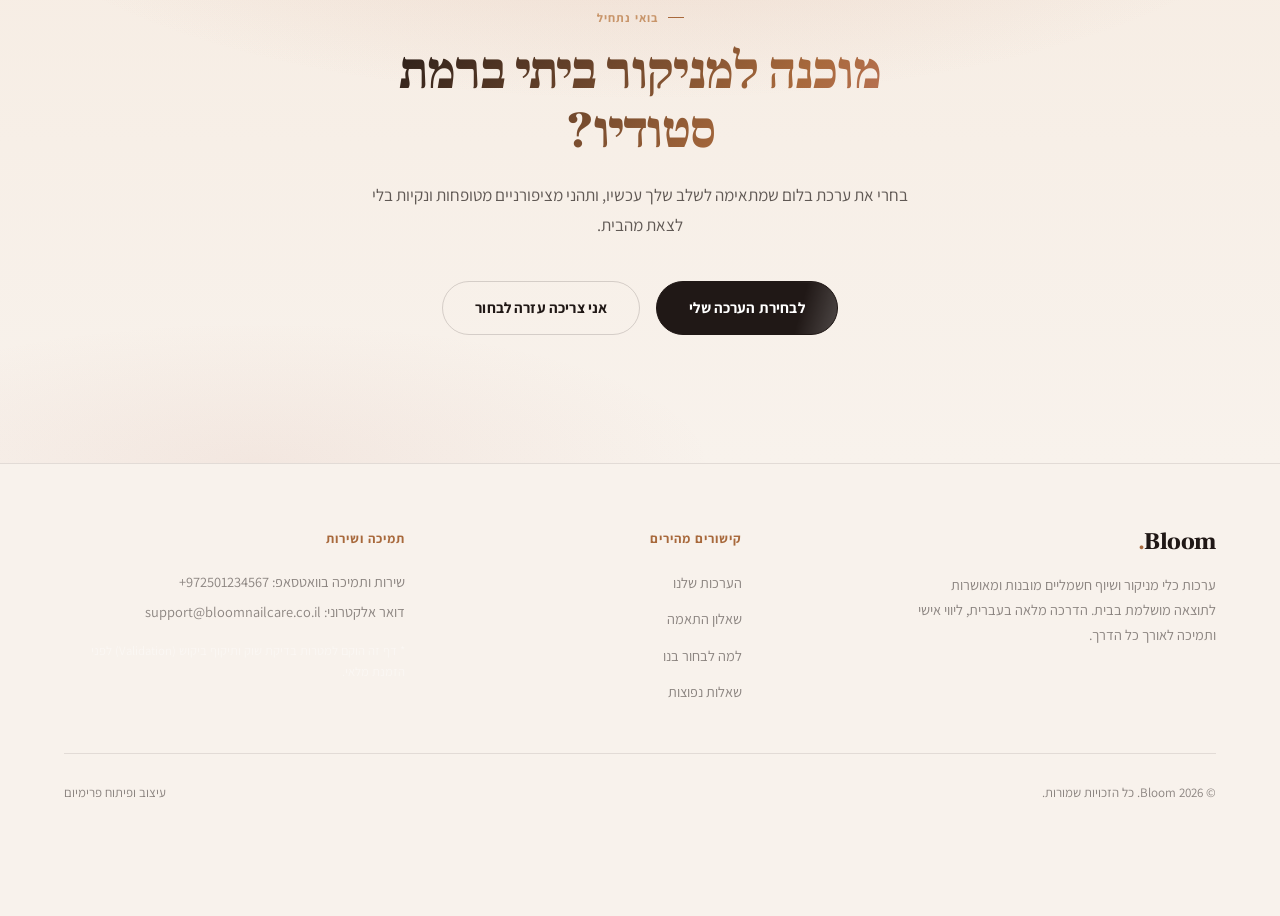
<file: nail-landing-page-v2/index.html>
<!DOCTYPE html>
<html lang="he" dir="rtl" data-theme="light">
<head>
  <meta charset="UTF-8">
  <meta name="viewport" content="width=device-width, initial-scale=1.0">
  <title>Bloom בלום — ערכות כלי מניקור ושיוף חשמליים לבית</title>
  <meta name="description" content="השיגי מניקור מושלם ותוצאות סטודיו אצלך בבית. ערכות כלי מניקור חשמליים ומכשירים חשמליים מאושרים בתקן CE לעבודה בטוחה, כולל הדרכה מלאה בעברית וליווי אישי.">
  <script>
    (function () {
      try {
        const requestedTheme = new URLSearchParams(window.location.search).get('theme');
        const savedTheme = localStorage.getItem('bloom-theme');
        const theme =
          requestedTheme === 'light' || requestedTheme === 'dark'
            ? requestedTheme
            : savedTheme === 'light' || savedTheme === 'dark'
              ? savedTheme
              : 'light';
        document.documentElement.dataset.theme = theme;
      } catch (error) {
        document.documentElement.dataset.theme = 'light';
      }
    })();
  </script>
  <link rel="preconnect" href="https://fonts.googleapis.com">
  <link rel="preconnect" href="https://fonts.gstatic.com" crossorigin>
  <link rel="stylesheet" href="https://fonts.googleapis.com/css2?family=Assistant:wght@300;400;500;600;700;800&family=Frank+Ruhl+Libre:wght@400;500;700;900&display=swap">
  <link rel="preload" as="image" href="./assets/hero_flatlay.webp" fetchpriority="high">
  <link rel="stylesheet" href="styles.css">
  <link rel="icon" href="./assets/logo-icon-only.svg" type="image/svg+xml">
  <!-- Structured Data (JSON-LD) -->
  <script type="application/ld+json">
  [
    {
      "@context": "https://schema.org",
      "@type": "Product",
      "name": "ערכת ההתחלה הנכונה (Beginner Tool Kit) — Bloom",
      "description": "השילוב המושלם והבטוח להתחלת הדרך בבית. כוללת מנורת ייבוש קומפקטית וכלי הכנה למניקור נקי.",
      "image": [
        "https://bloom-nails.co.il/assets/hero_flatlay.webp"
      ],
      "brand": {
        "@type": "Brand",
        "name": "Bloom"
      },
      "offers": {
        "@type": "Offer",
        "price": "149",
        "priceCurrency": "ILS",
        "availability": "https://schema.org/InStock",
        "url": "https://bloom-nails.co.il/#kit-starter"
      }
    },
    {
      "@context": "https://schema.org",
      "@type": "Product",
      "name": "ערכת הסטודיו המקצועית (Studio Pro Kit) — Bloom",
      "description": "מערך הכלים השלם למניקור חשמלי בטוח בבית. כולל מכשיר שיוף עוצמתי 35K ומנורת ייבוש 48W מאושרים.",
      "image": [
        "https://bloom-nails.co.il/assets/kit_beginner_drill.webp"
      ],
      "brand": {
        "@type": "Brand",
        "name": "Bloom"
      },
      "offers": {
        "@type": "Offer",
        "price": "399",
        "priceCurrency": "ILS",
        "availability": "https://schema.org/InStock",
        "url": "https://bloom-nails.co.il/#kit-studio-pro"
      }
    },
    {
      "@context": "https://schema.org",
      "@type": "FAQPage",
      "mainEntity": [
        {
          "@type": "Question",
          "name": "האם הערכות מתאימות למתחילות ללא ניסיון קודם?",
          "acceptedAnswer": {
            "@type": "Answer",
            "text": "כן, בהחלט. הערכות נבנו ועוצבו במיוחד עבור מי שרוצה להתחיל לעשות מניקור ביתי בצורה נכונה ובטוחה. ערכת הסטודיו המקצועית כוללת מכשיר שיוף חשמלי 35K RPM יציב בעל רטט אפסי המקל מאוד על השליטה, ומדריך מפורט בעברית המסביר כל שלב. בנוסף, אנחנו זמינים עבורך בוואטסאפ לכל שאלה, הכוונה או ליווי לאורך הדרך."
          }
        },
        {
          "@type": "Question",
          "name": "האם אצטרך לשלם מע\"מ או מכס על המשלוח בארץ?",
          "acceptedAnswer": {
            "@type": "Answer",
            "text": "המחיר שאת רואה באתר הוא המחיר הסופי. אנחנו מטפלים בכל היבטי הייבוא והמיסוי לפני שהחבילה מגיעה אלייך, ואם יידרש תשלום כלשהו בארץ — הוא עלינו. לא יהיו חיובים נוספים או הפתעות בדלת."
          }
        },
        {
          "@type": "Question",
          "name": "מדוע הערכות אינן כוללות לק ג'ל או נוזלים (בסיס, טופ או אציטון)?",
          "acceptedAnswer": {
            "@type": "Answer",
            "text": "מתוך אחריות לבריאות הציפורניים שלך ועמידה בתקנות המחמירות של שילוח וייבוא: 1. חומרים כימיים ונוזלים דליקים (לק ג'ל, אציטון וכדומה) מוגדרים כחומרים מסוכנים (UN Class 3) בטיסות שילוח בינלאומיות ועלולים להיעצר במכס או להתלקח. 2. משרד הבריאות הישראלי דורש רישוי ובדיקות קפדניות לנוזלים אלו כדי למנוע נזקים בריאותיים. לכן, אנו מתמחים אך ורק בייבוא של מכשירים וכלים חשמליים וידניים באיכות הגבוהה ביותר (תקן CE). לקים ונוזלים תואמים ניתן לרכוש בכל פארם או חנות ביוטי מקומית בשקלים בודדים."
          }
        },
        {
          "@type": "Question",
          "name": "אילו מכשירים חשמליים כלולים בערכות והאם יש להם אחריות?",
          "acceptedAnswer": {
            "@type": "Answer",
            "text": "ערכת ההתחלה כוללת מנורת ייבוש UV/LED כיס קומפקטית (CE) המצוינת לעבודה ביתית קלה. ערכת הסטודיו המקצועית כוללת מנורת סטודיו 48W חזקה וסופר מהירה בעלת חיישן חכם (CE) ומכשיר שיוף חשמלי 35,000 RPM קווי ויציב בעל רטט אפסי. כל המכשירים מחזיקים בתקן בטיחות אירופי מלא (CE), מגיעים עם שקע Type C מתאים לישראל, ואחריות ושירות תמיכה מלא."
          }
        },
        {
          "@type": "Question",
          "name": "כמה זמן לוקח משלוח?",
          "acceptedAnswer": {
            "@type": "Answer",
            "text": "כדי להציע לך את המחיר האטרקטיבי ביותר ולמנוע פערי תיווך, אנו שולחים את הערכות ישירות מהספק המבוקר שלנו בחו\"ל. זמן המשלוח המשוער הוא 10–21 ימי עסקים. כל הזמנה כוללת מספר מעקב מבוטח הנשלח אליך לוואטסאפ, כך שתוכלי לעקוב אחרי החבילה בכל שלב בדרך."
          }
        },
        {
          "@type": "Question",
          "name": "איך מתבצע התשלום והאם הרכישה בטוחה?",
          "acceptedAnswer": {
            "@type": "Answer",
            "text": "התהליך סופר פשוט ובטוח: לוחצים על לחצן הרכישה, מועברים לוואטסאפ של המותג, ושם נציג/ה אישיים יסייעו לך להשלים את ההזמנה. ניתן לשלם באמצעות Bit (ביט), Apple Pay, העברה בנקאית או כרטיס אשראי בצורה מאובטחת, ולקבל אישור הזמנה וחשבונית דיגיטלית ישירות אליך."
          }
        }
      ]
    }
  ]
  </script>
</head>
<body>

  <!-- SCROLL PROGRESS BAR -->
  <div id="scroll-progress" aria-hidden="true"></div>

  <!-- NAVIGATION HEADER -->
  <header>
    <div class="container nav-container">
      <a href="#" class="logo" aria-label="Bloom">
        <img class="logo-mark-img" src="./assets/logo-icon-only.svg" alt="" aria-hidden="true">
        <span class="logo-word">Bloom<span>.</span></span>
      </a>
      <ul class="nav-links">
        <li><a href="#kits">הערכות שלנו</a></li>
        <li><a href="#quiz">שאלון התאמה</a></li>
        <li><a href="#why-us">למה אנחנו</a></li>
        <li><a href="#how-it-works">איך זה עובד</a></li>
        <li><a href="#faq">שאלות נפוצות</a></li>
      </ul>
      <div class="nav-cta">
        <div class="theme-switch" role="group" aria-label="בחירת מצב תצוגה">
          <button type="button" class="theme-option" data-theme-choice="light" aria-pressed="true">בהיר</button>
          <button type="button" class="theme-option" data-theme-choice="dark" aria-pressed="false">כהה</button>
        </div>
        <a href="https://wa.me/972501234567?text=%D7%94%D7%99%D7%99%2C%20%D7%90%D7%A9%D7%9E%D7%97%20%D7%9C%D7%A7%D7%91%D7%9C%20%D7%A2%D7%96%D7%A8%D7%94%20%D7%91%D7%91%D7%97%D7%99%D7%A8%D7%AA%20%D7%A2%D7%A8%D7%9B%D7%AA%20%D7%9B%D7%9C%D7%99%D7%9D%20%D7%95%D7%9E%D7%9B%D7%A9%D7%99%D7%A8%D7%99%D7%9D%20%D7%A9%D7%9C%20%D7%91%D7%9C%D7%95%D7%9D" class="btn btn-secondary btn-small" target="_blank">עזרה בבחירה</a>
        <a href="#kits" class="btn btn-primary btn-small">לבחירת ערכה</a>
      </div>
    </div>
  </header>

  <!-- HERO SECTION -->
  <section class="hero">
    <!-- Animated gradient orbs -->
    <div class="hero-orbs" aria-hidden="true">
      <div class="hero-orb hero-orb-1"></div>
      <div class="hero-orb hero-orb-2"></div>
      <div class="hero-orb hero-orb-3"></div>
    </div>
    <div class="container hero-grid">
      <div class="hero-content reveal">
        <div class="hero-social-proof" aria-label="ליווי אישי">
          <span class="hero-social-stars">✦</span>
          <span class="hero-social-text">ליווי אישי בוואטסאפ · מדריך מלא בעברית</span>
        </div>
        <div class="hero-tag">הסטודיו הביתי של Bloom &mdash; קולקציית 2026</div>
        <h1 class="hero-title">
          מניקור ברמת סטודיו, <br class="mobile-title-break"><span>אצלך בבית.</span>
        </h1>
        <p class="hero-desc">
          במקום מאות שקלים בכל חודש במכון — ערכה אחת מסודרת עם כל הכלים שאת באמת צריכה, מדריך פשוט בעברית שמלווה אותך שלב-שלב, ובן אדם אמיתי בוואטסאפ לכל שאלה. גם אם אף פעם לא החזקת מכשיר שיוף ביד.
        </p>
        <div class="hero-subline">2 ערכות כלים לבחירה &nbsp;·&nbsp; מכשירי שיוף ומנורות בתקן CE &nbsp;·&nbsp; מותאם 100% לישראל</div>
        <div class="hero-actions">
          <a href="#kits" class="btn btn-primary">לבחירת הערכה שלי</a>
          <a href="#quiz" class="btn btn-secondary"><img class="btn-icon" src="./assets/icon-quiz.svg" alt="" aria-hidden="true">לא בטוחה? 3 שאלות ונכוון אותך</a>
        </div>
        <div class="trust-row">
          <div class="trust-item">משלוח מבוטח עם מעקב מלא</div>
          <div class="trust-item">מדריך מניקור מפורט בעברית</div>
          <div class="trust-item">תמיכה וליווי בוואטסאפ</div>
        </div>
      </div>
      <div class="hero-visual reveal reveal-delay-2">
        <div class="hero-image-wrapper">
          <img src="./assets/hero_flatlay.webp" alt="ערכת כלי מניקור Bloom — מנורת ייבוש, פצירות, באפר ומברשת בגווני קרם ורוד" width="1024" height="1024" fetchpriority="high">
        </div>
        <div class="hero-badge">
          <img class="hero-badge-icon" src="./assets/icon-ce.svg" alt="" aria-hidden="true">
          <div class="hero-badge-txt">כלים חשמליים מאושרים בתקן בטיחות אירופי</div>
        </div>
      </div>
    </div>
  </section>

  <!-- RUNNING MARQUEE TICKER -->
  <div class="marquee-container" aria-label="הטבות השקה">
    <div class="marquee-track">
      <!-- First set -->
      <span class="marquee-set">
        <span class="marquee-item">משלוח חינם לכל הערכות<span class="marquee-dot"></span></span>
        <span class="marquee-item">השקת קולקציית 2026<span class="marquee-dot"></span></span>
        <span class="marquee-item">תשלום מהיר ומאובטח ב-Bit<span class="marquee-dot"></span></span>
        <span class="marquee-item">הדרכה מלאה בעברית בכל ערכה<span class="marquee-dot"></span></span>
        <span class="marquee-item">כל מכשיר בתקן CE אירופי<span class="marquee-dot"></span></span>
        <span class="marquee-item">ליווי אישי בוואטסאפ<span class="marquee-dot"></span></span>
      </span>
      <!-- Duplicate for seamless loop (hidden from screen readers) -->
      <span class="marquee-set" aria-hidden="true">
        <span class="marquee-item">משלוח חינם לכל הערכות<span class="marquee-dot"></span></span>
        <span class="marquee-item">השקת קולקציית 2026<span class="marquee-dot"></span></span>
        <span class="marquee-item">תשלום מהיר ומאובטח ב-Bit<span class="marquee-dot"></span></span>
        <span class="marquee-item">הדרכה מלאה בעברית בכל ערכה<span class="marquee-dot"></span></span>
        <span class="marquee-item">כל מכשיר בתקן CE אירופי<span class="marquee-dot"></span></span>
        <span class="marquee-item">ליווי אישי בוואטסאפ<span class="marquee-dot"></span></span>
      </span>
    </div>
  </div>

  <!-- STATS BAR -->
  <section class="stats-section" aria-label="נתוני Bloom">
    <div class="container stats-grid">
      <div class="stat-item reveal">
        <div class="stat-num-wrap">
          <span class="stat-num" data-count="35">0</span>
          <span class="stat-suffix">K</span>
        </div>
        <div class="stat-label">סל"ד מכשיר השיוף</div>
      </div>
      <div class="stat-item reveal reveal-delay-1">
        <div class="stat-num-wrap">
          <span class="stat-num" data-count="48">0</span>
          <span class="stat-suffix">W</span>
        </div>
        <div class="stat-label">עוצמת מנורת הייבוש</div>
      </div>
      <div class="stat-item reveal reveal-delay-2">
        <div class="stat-num-wrap">
          <span class="stat-num" data-count="9">0</span>
          <span class="stat-suffix">+</span>
        </div>
        <div class="stat-label">פריטים בערכה המלאה</div>
      </div>
      <div class="stat-item reveal reveal-delay-3">
        <div class="stat-num-wrap">
          <span class="stat-num" data-count="100">0</span>
          <span class="stat-suffix">%</span>
        </div>
        <div class="stat-label">מכשירים בתקן CE</div>
      </div>
    </div>
  </section>

  <!-- PROBLEM SECTION -->
<section class="problem">
    <div class="container problem-grid">
      <div class="problem-text reveal">
        <div class="section-tag">למה רוב הבנות מסתבכות עם מניקור ביתי?</div>
        <h3>מזמינה מכשיר שיוף זול ומגלה שהוא רוטט, מתחמם או הורס לך את הציפורן?</h3>
        <p>
          הרבה בנות רואות סרטוני מניקור מהירים באינסטגרם או בטיקטוק ומזמינות מכשירי שיוף חשמליים ומנורות מייבשות באופן אקראי מאתרים זולים בחו"ל. כשהחבילה מגיעה, הן מגלות שהמכשיר רוטט בטירוף, שאין לו שקע שמתאים לישראל, או גרוע מכך — שאין לו תקן בטיחות (CE) והוא עלול לשרוף את הציפורן או לקצר בבית.
        </p>
        <p>
          <strong>האמת היא שלא צריך להסתכן.</strong> כדי להגיע למניקור מושלם ומהיר בבית בלי לפגוע בציפורניים, צריך מכשיר שיוף חשמלי יציב עם רטט מינימלי, מנורת ייבוש עוצמתית, ושלבי עבודה ברורים ומודרכים. הכנו לך את השילוב הבטוח והמדויק הזה בערכות הכלים של Bloom.
        </p>
      </div>
      <div class="problem-cards reveal reveal-delay-2">
        <div class="problem-card">
          <div class="problem-card-icon"><img src="./assets/icon-drill.svg" alt="" aria-hidden="true"></div>
          <div class="problem-card-content">
            <h4>מכשירי שיוף יציבים ושקטים</h4>
            <p>מקדחות ציפורניים 35K RPM בעלות רטט אפסי המאפשרות עבודה עדינה ומדויקת מבלי לפגוע במיטת הציפורן.</p>
          </div>
        </div>
        <div class="problem-card">
          <div class="problem-card-icon"><img src="./assets/icon-ce.svg" alt="" aria-hidden="true"></div>
          <div class="problem-card-content">
            <h4>מכשירים מאושרים בתקן CE</h4>
            <p>כל המכשירים החשמליים עוברים בדיקות איכות קפדניות ומגיעים עם אישור תקן בטיחות אירופי (CE) ושקע ישראלי.</p>
          </div>
        </div>
        <div class="problem-card">
          <div class="problem-card-icon"><img src="./assets/icon-whatsapp.svg" alt="" aria-hidden="true"></div>
          <div class="problem-card-content">
            <h4>ליווי צמוד בעברית בוואטסאפ</h4>
            <p>מדריך שלב אחר שלב וצוות זמין לכל שאלה בוואטסאפ כדי לעזור לך לעבוד בטוח ונכון מהפעם הראשונה.</p>
          </div>
        </div>
      </div>
    </div>
  </section>

  <!-- KITS SECTION -->
  <section id="kits">
    <div class="container">
      <div class="section-header reveal">
        <div class="section-tag">הערכות שלנו</div>
        <h2 class="section-title">בחרי את ערכת כלי הציפורניים שמתאימה לך</h2>
        <p class="section-desc">2 ערכות כלים ומכשירים חשמליים שיעשו לך סדר, עם כל הציוד שאת באמת צריכה כדי לעבוד בטוח בבית ולהגיע לתוצאת סטודיו מושלמת.</p>
      </div>

      <div class="kits-grid">
        <!-- STARTER KIT -->
        <div class="kit-card reveal" id="kit-starter">
          <div class="kit-badge">התחלה בטוחה</div>
          <div class="kit-image">
            <img src="./assets/hero_flatlay.webp" alt="ערכת ההתחלה של Bloom — מנורת ייבוש קומפקטית, פצירות, באפר, מברשת ודוחף עור" width="1024" height="1024" loading="lazy" decoding="async">
          </div>
          <div class="kit-info">
            <div class="kit-target">מתאים ל: מי שרוצה להתחיל בקטן ולעבוד נכון עם מנורת ייבוש וכלי מניקור בסיסיים</div>
            <h3 class="kit-name">ערכת ההתחלה הנכונה (Beginner Tool Kit)</h3>
            <p class="kit-desc">השילוב המושלם והבטוח להתחלת הדרך בבית. כוללת מנורת ייבוש קומפקטית וכלי הכנה למניקור נקי.</p>

            <div class="kit-swatches-container">
              <span class="swatch-label">בחרי צבע מנורה:</span>
              <div class="swatches" role="group" aria-label="בחירת צבע מנורה">
                <button type="button" class="swatch active" data-color="לבן פנינה" style="background: #ffffff;" aria-pressed="true" aria-label="צבע מנורה לבן פנינה"></button>
                <button type="button" class="swatch" data-color="ורוד בייבי" style="background: #ffc0cb;" aria-pressed="false" aria-label="צבע מנורה ורוד בייבי"></button>
                <button type="button" class="swatch" data-color="שחור מט" style="background: #111111;" aria-pressed="false" aria-label="צבע מנורה שחור מט"></button>
              </div>
              <div class="swatch-selected-text">בחירה: <strong>לבן פנינה</strong></div>
            </div>
            
            <div class="kit-includes-title">מה כוללת הערכה:</div>
            <ul class="kit-includes-list">
              <li class="kit-include-item">מנורת UV/LED כיס קומפקטית (CE)</li>
              <li class="kit-include-item">דוחף עור מפלדת אל-חלד</li>
              <li class="kit-include-item">3 פצירות שיוף (100/180 grit)</li>
              <li class="kit-include-item">באפר החלקה מרובע</li>
              <li class="kit-include-item">מברשת ניקוי אבק</li>
              <li class="kit-include-item">סט ציפורניים לאימון</li>
              <li class="kit-include-item">מדריך עבודה מפורט בעברית (PDF)</li>
              <li class="kit-include-item">תמיכה אישית בוואטסאפ</li>
            </ul>

            <div class="kit-footer">
              <div class="kit-price-container">
                <span class="kit-price-label">מחיר השקה</span>
                <span class="kit-price">₪149</span>
              </div>
              <a href="https://wa.me/972501234567?text=%D7%94%D7%99%D7%99%2C%20%D7%90%D7%A0%D7%99%20%D7%A8%D7%95%D7%A6%D7%94%20%D7%9C%D7%94%D7%96%D7%9E%D7%99%D7%9F%20%D7%90%D7%AA%20%D7%94%D7%A2%D7%A8%D7%9B%D7%AA%20%D7%94%D7%94%D7%AA%D7%97%D7%9C%D7%94%20%D7%94%D7%A0%D7%9B%D7%95%D7%A0%D7%94%20%D7%91-149%20%D7%A9%D7%97" class="btn btn-primary btn-small" target="_blank">רכישה מהירה Bit / אשראי</a>
            </div>
                        <span class="kit-reassurance">משלוח חינם · הדרכה ותמיכה בעברית</span>
            <div class="payment-badges-row">
              <span class="payment-badge payment-badge-bit">bit</span>
              <span class="payment-badge payment-badge-pay"> Pay</span>
              <span class="payment-badge payment-badge-credit">אשראי</span>
            </div>
          </div>
        </div>

        <!-- STUDIO PRO KIT -->
        <div class="kit-card featured reveal" id="kit-studio-pro">
          <div class="kit-badge">ערכת הדגל — הסטודיו הביתי</div>
          <div class="kit-image">
            <img src="./assets/kit_beginner_drill.webp" alt="ערכת הסטודיו של Bloom — מכשיר שיוף חשמלי, סט ראשי שיוף, מברשות וכלי מניקור" width="1024" height="1024" loading="lazy" decoding="async">
          </div>
          <div class="kit-info">
            <div class="kit-target">מתאים ל: מי שרוצה פתרון מלא ומקצועי למניקור חשמלי בטוח בבית עם מכשיר שיוף</div>
            <h3 class="kit-name">ערכת הסטודיו המקצועית (Studio Pro Kit)</h3>
            <p class="kit-desc">מערך הכלים השלם למניקור חשמלי בטוח בבית. כולל מכשיר שיוף עוצמתי 35K ומנורת ייבוש 48W מאושרים.</p>

            <div class="kit-swatches-container">
              <span class="swatch-label">בחרי צבע סט (מקדחה ומנורה תואמים):</span>
              <div class="swatches" role="group" aria-label="בחירת צבע סט">
                <button type="button" class="swatch active" data-color="לבן סטודיו" style="background: #ffffff;" aria-pressed="true" aria-label="סט צבע לבן סטודיו"></button>
                <button type="button" class="swatch" data-color="ורוד סטודיו" style="background: #ffc0cb;" aria-pressed="false" aria-label="סט צבע ורוד סטודיו"></button>
                <button type="button" class="swatch" data-color="שחור סטודיו" style="background: #111111;" aria-pressed="false" aria-label="סט צבע שחור סטודיו"></button>
              </div>
              <div class="swatch-selected-text">בחירה: <strong>לבן סטודיו</strong></div>
            </div>
            
            <div class="kit-includes-title">מה כוללת הערכה:</div>
            <ul class="kit-includes-list">
              <li class="kit-include-item">מכשיר שיוף חשמלי 35,000 RPM (קווי ויציב, CE)</li>
              <li class="kit-include-item">סט 6 ראשי שיוף יהלום + גלילים</li>
              <li class="kit-include-item">מנורת UV/LED 48W עם חיישן חכם (CE)</li>
              <li class="kit-include-item">צבתית עור מקצועית מפלדת אל-חלד</li>
              <li class="kit-include-item">דוחף עור מפלדת אל-חלד</li>
              <li class="kit-include-item">סט פצירות ובאפרים מורחב</li>
              <li class="kit-include-item">100 פדים ללא סיבים</li>
              <li class="kit-include-item">קופסת אחסון Bloom מהודרת</li>
              <li class="kit-include-item">גישה לסרטוני הדרכה וליווי בוואטסאפ</li>
            </ul>

            <div class="kit-footer">
              <div class="kit-price-container">
                <span class="kit-price-label">מחיר מיוחד</span>
                <span class="kit-price">₪399</span>
              </div>
              <a href="https://wa.me/972501234567?text=%D7%94%D7%99%D7%99%2C%20%D7%90%D7%A0%D7%99%20%D7%A8%D7%95%D7%A6%D7%94%20%D7%9C%D7%94%D7%96%D7%9E%D7%99%D7%9F%20%D7%90%D7%AA%20%D7%94%D7%A2%D7%A8%D7%9B%D7%AA%20%D7%94%D7%A1%D7%98%D7%95%D7%93%D7%99%D7%95%20%D7%94%D7%9E%D7%A7%D7%A6%D7%95%D7%A2%D7%99%D7%AA%20%D7%91-399%20%D7%A9%D7%97" class="btn btn-primary btn-small" target="_blank">רכישה מהירה Bit / אשראי</a>
            </div>
                        <span class="kit-reassurance">משלוח חינם · כל הציוד לסטודיו ביתי מלא במארז אחד</span>
            <div class="payment-badges-row">
              <span class="payment-badge payment-badge-bit">bit</span>
              <span class="payment-badge payment-badge-pay"> Pay</span>
              <span class="payment-badge payment-badge-credit">אשראי</span>
            </div>
          </div>
        </div>
      </div>
    </div>
  </section>

  <!-- INTERACTIVE QUIZ SECTION -->
  <section class="quiz-section" id="quiz">
    <div class="container">
      <div class="section-header reveal">
        <div class="section-tag">שאלון התאמה מהיר</div>
        <h2 class="section-title">איזו ערכת כלי מניקור מתאימה לך?</h2>
        <p class="section-desc">עני על 3 שאלות קצרות ונתאים לך את הערכה המושלמת בשבילך, כדי שלא תקני מוצרים מיותרים.</p>
      </div>

      <div class="quiz-container reveal">
        <div class="quiz-progress">
          <div class="progress-bar">
            <div class="progress-fill"></div>
          </div>
          <div class="progress-step">שאלה <span>1</span> מתוך 3</div>
        </div>

        <!-- STEP 1 -->
        <div class="quiz-step active" id="quiz-step-1">
          <h3 class="quiz-question">מה רמת הניסיון שלך במניקור ביתי?</h3>
          <div class="quiz-options">
            <div class="quiz-option" role="button" tabindex="0" data-step="experience" data-value="none">
              <span class="option-number">א</span>
              <div class="option-content">
                <span class="option-title">אפס ניסיון מוחלט</span>
                <span class="option-desc">מעולם לא עשיתי ג׳ל לעצמי בבית</span>
              </div>
            </div>
            <div class="quiz-option" role="button" tabindex="0" data-step="experience" data-value="some">
              <span class="option-number">ב</span>
              <div class="option-content">
                <span class="option-title">ניסיון ביתי בסיסי</span>
                <span class="option-desc">עושה לעצמי ג׳ל רגיל בבית אבל רוצה להתנסות באפקט חדש</span>
              </div>
            </div>
            <div class="quiz-option" role="button" tabindex="0" data-step="experience" data-value="course">
              <span class="option-number">ג</span>
              <div class="option-content">
                <span class="option-title">מקצועית או מנוסה</span>
                <span class="option-desc">עושה ג׳ל באופן קבוע ומחפשת שדרוג מקצועי לסטודיו ביתי</span>
              </div>
            </div>
          </div>
        </div>

        <!-- STEP 2 -->
        <div class="quiz-step" id="quiz-step-2">
          <h3 class="quiz-question">האם יש לך מנורת UV/LED תקינה בבית?</h3>
          <div class="quiz-options">
            <div class="quiz-option" role="button" tabindex="0" data-step="equipment" data-value="nothing">
              <span class="option-number">א</span>
              <div class="option-content">
                <span class="option-title">אין לי מנורה בכלל</span>
                <span class="option-desc">אני מתחילה מאפס מוחלט ומחפשת ערכת כלים מלאה</span>
              </div>
            </div>
            <div class="quiz-option" role="button" tabindex="0" data-step="equipment" data-value="has-lamp">
              <span class="option-number">ב</span>
              <div class="option-content">
                <span class="option-title">יש לי כבר מנורה</span>
                <span class="option-desc">יש לי מנורה פשוטה בבית ומחפשת רק מכשיר שיוף וכלים ידניים חדשים</span>
              </div>
            </div>
            <div class="quiz-option" role="button" tabindex="0" data-step="equipment" data-value="drill-upgrade">
              <span class="option-number">ג</span>
              <div class="option-content">
                <span class="option-title">רוצה להשתדרג בציוד</span>
                <span class="option-desc">רוצה מנורת סטודיו 48W חזקה ומכונת שיוף עוצמתית</span>
              </div>
            </div>
          </div>
        </div>

        <!-- STEP 3 -->
        <div class="quiz-step" id="quiz-step-3">
          <h3 class="quiz-question">איזה סגנון עיצוב ציפורניים את הכי אוהבת?</h3>
          <div class="quiz-options">
            <div class="quiz-option" role="button" tabindex="0" data-step="style" data-value="classic">
              <span class="option-number">א</span>
              <div class="option-content">
                <span class="option-title">קלאסי וסולידי</span>
                <span class="option-desc">נצנוץ עדין ונקי שמתאים ליום-יום</span>
              </div>
            </div>
            <div class="quiz-option" role="button" tabindex="0" data-step="style" data-value="viral">
              <span class="option-number">ב</span>
              <div class="option-content">
                <span class="option-title">שילוב שיוף חשמלי</span>
                <span class="option-desc">רוצה ללמוד לעצב ולהסיר ג'ל בקלות ובמהירות עם מכשיר שיוף</span>
              </div>
            </div>
            <div class="quiz-option" role="button" tabindex="0" data-step="style" data-value="studio">
              <span class="option-number">ג</span>
              <div class="option-content">
                <span class="option-title">רמת סטודיו שלם</span>
                <span class="option-desc">אוהבת לעשות עיצובים מורכבים ומניקור רוסי נקי</span>
              </div>
            </div>
          </div>
        </div>

        <!-- RESULT -->
        <div class="quiz-result" id="quiz-result">
          <div class="result-icon"><img src="./assets/icon-home-nail-kit.svg" alt="" aria-hidden="true"></div>
          <h3 class="result-title">הערכה המומלצת עבורך:</h3>
          <p class="result-desc" id="result-kit-desc">מבוסס על התשובות שלך, מצאנו את הערכה שתעשה לך הכי הרבה סדר ותעזור לך להתחיל נכון.</p>
          
          <div class="result-card">
            <img id="result-kit-image" src="./assets/kit_beginner_drill.webp" alt="ערכה מומלצת" width="80" height="80" loading="lazy">
            <div class="result-card-info">
              <h4 id="result-kit-title">ערכת הסטודיו המקצועית (Studio Pro Kit)</h4>
              <p>מכשיר שיוף חשמלי 35K RPM יציב, מנורת 48W, וערכת כלים שלמה.</p>
            </div>
          </div>

          <div class="result-actions">
            <a href="#" id="result-scroll-link" class="btn btn-primary">צפי בפרטי הערכה</a>
            <button id="reset-quiz" class="btn btn-secondary">מענה מחדש</button>
          </div>
        </div>
      </div>
    </div>
  </section>

  <!-- COMPARISON TABLE SECTION -->
  <section class="comparison-section" id="comparison">
    <div class="container">
      <div class="section-header reveal">
        <div class="section-tag">השוואה מהירה</div>
        <h2 class="section-title">איזו ערכת כלי ציפורניים מתאימה לך?</h2>
        <p class="section-desc font-hebrew">השוואה בין שתי הערכות כדי לעזור לך להבין את ההבדלים ולבחור בביטחון מלא.</p>
      </div>

      <div class="table-wrapper premium-table-wrapper reveal">
        <table class="comparison-table-v2">
          <thead>
            <tr>
              <th class="feature-col">מאפיינים</th>
              <th class="kit-col">
                <div class="kit-col-name">ערכת ההתחלה</div>
                <div class="kit-col-price">₪149</div>
              </th>
              <th class="kit-col featured-col">
                <div class="featured-badge">ערכת הדגל</div>
                <div class="kit-col-name">ערכת הסטודיו המקצועית</div>
                <div class="kit-col-price">₪399</div>
              </th>
            </tr>
          </thead>
          <tbody>
            <tr class="comparison-row">
              <td class="feature-label">למי זה מתאים</td>
              <td>מתחילות שרוצות להתחיל בקטן ולעבוד נכון עם מנורת ייבוש וכלי הכנה ידניים</td>
              <td class="featured-cell">מי שרוצה פתרון מלא ומקצועי למניקור חשמלי בטוח בבית עם מכונת שיוף עוצמתית</td>
            </tr>
            <tr class="comparison-row">
              <td class="feature-label">מנורת ייבוש UV/LED</td>
              <td>מנורת כיס קומפקטית (CE)</td>
              <td class="featured-cell">מנורת סטודיו 48W חכמה עם חיישן (CE)</td>
            </tr>
            <tr class="comparison-row">
              <td class="feature-label">מכונת שיוף חשמלית</td>
              <td>— (ללא מכונת שיוף)</td>
              <td class="featured-cell">מכשיר שיוף 35,000 RPM קווי ויציב (CE)</td>
            </tr>
            <tr class="comparison-row">
              <td class="feature-label">ראשי שיוף ומקדחים</td>
              <td>—</td>
              <td class="featured-cell">סט 6 ראשי שיוף יהלום + גלילי שיוף</td>
            </tr>
            <tr class="comparison-row">
              <td class="feature-label">כלי מניקור ידניים</td>
              <td>דוחף עור מפלדת אל-חלד, פצירות ובאפר מרובע</td>
              <td class="featured-cell">צבתית עור מקצועית, דוחף עור מפלדה, פצירות ובאפרים מורחב</td>
            </tr>
            <tr class="comparison-row">
              <td class="feature-label">אביזרי עזר לאימון</td>
              <td>מברשת אבק, סט ציפורניים לאימון</td>
              <td class="featured-cell">100 פדים ללא סיבים לניקוי</td>
            </tr>
            <tr class="comparison-row">
              <td class="feature-label">פתרון אחסון</td>
              <td>—</td>
              <td class="featured-cell">קופסת Bloom מהודרת לאחסון</td>
            </tr>
            <tr class="comparison-row">
              <td class="feature-label">סרטוני הדרכה וליווי</td>
              <td>מדריך עבודה מפורט בעברית (PDF) + ליווי אישי בוואטסאפ</td>
              <td class="featured-cell">גישה לסרטוני הדרכה מקיפים + ליווי אישי בוואטסאפ</td>
            </tr>
            <tr class="action-row">
              <td></td>
              <td>
                <a href="#kit-starter" class="btn btn-secondary btn-small">צפי בערכה</a>
              </td>
              <td class="featured-cell">
                <a href="#kit-studio-pro" class="btn btn-primary btn-small">להזמנה מהירה</a>
              </td>
            </tr>
          </tbody>
        </table>
      </div>

      <!-- PREMIUM REASSURANCE GRID -->
      <div class="reassurance-grid reveal">
        <div class="reassurance-image-wrapper luxury-shadow">
          <img style="width:100%;height:100%;object-fit:cover;display:block;" alt="מכשיר שיוף חשמלי וראשי שיוף מאושרים בתקן CE מבית Bloom" src="./assets/kit_beginner_drill.webp" width="1024" height="1024" loading="lazy" decoding="async">
        </div>
        <div class="reassurance-text">
          <div class="section-tag">איכות ובטיחות מעל הכל</div>
          <h3 class="reassurance-title">כל המכשירים מאושרים בתקן בטיחות אירופי (CE)</h3>
          <p class="reassurance-desc">
            אנו מבינים את החשש בעבודה עם מכשירים חשמליים בבית. לכן, כל מנורות הייבוש ומכשירי השיוף בערכות של Bloom עוברים בדיקות איכות קפדניות ומחזיקים בתקן CE אירופי מלא. המכשירים מותאמים לרשת החשמל בישראל (שקע Type C תקני) ומגיעים עם אחריות מלאה לתקינותם עם קבלתם וליווי בוואטסאפ, כדי שתוכלי לעבוד בראש שקט ובידיים בטוחות.
          </p>
          <div class="reassurance-chips">
            <span class="reassurance-chip">תקן CE אירופי</span>
            <span class="reassurance-chip">מותאם לישראל 220V</span>
            <span class="reassurance-chip">אחריות ושירות תמיכה</span>
            <span class="reassurance-chip">משלוח מבוטח חינם</span>
          </div>
        </div>
      </div>

      <div style="text-align: center; margin-top: 4rem;" class="reveal">
        <p style="color: var(--text-muted); margin-bottom: 1.5rem; font-weight: 500;">עדיין לא בטוחה איזו ערכה מתאימה לך? דברי איתנו ונכוון אותך אישית</p>
        <a href="https://wa.me/972501234567?text=%D7%94%D7%99%D7%99%2C%20%D7%90%D7%A0%D7%99%20%D7%A8%D7%95%D7%A6%D7%94%20%D7%9C%D7%94%D7%AA%D7%99%D7%99%D7%A2%D7%A5%20%D7%91%D7%A7%D7%A9%D7%A8%20%D7%9C%D7%A2%D7%A8%D7%9B%D7%AA%20%D7%9B%D7%9C%D7%99%D7%9D%20%D7%A9%D7%9C%20%D7%91%D7%9C%D7%95%D7%9D" class="btn btn-whatsapp" target="_blank">עזרה והתייעצות בוואטסאפ</a>
      </div>
    </div>
  </section>

  <!-- WHY US SECTION -->
  <section id="why-us" class="why-us dark-section">
    <div class="container why-grid">
      <div class="why-list reveal">
        <div class="section-tag">למה לקנות ערכה מסודרת?</div>
        <h3 class="hero-title" style="font-size: 2.2rem; margin-bottom: 2rem;">למה לבחור בערכה ולא פשוט להזמין הכל לבד?</h3>
        
        <div class="why-list">
          <div class="why-item">
            <div class="why-item-icon"><img src="./assets/icon-drill.svg" alt="" aria-hidden="true"></div>
            <div class="why-item-content">
              <h4>מניקור שקט וללא רעידות</h4>
              <p>כשקונים מכשירים חשמליים ממקורות אקראיים, קל ליפול על מכשירי שיוף רוטטים, רועשים או מנורות חלשות. אצלנו כל מכשירי השיוף ומנורות הייבוש בערכות נבדקים ונבחרים בסטנדרט המקצועי הגבוה ביותר.</p>
            </div>
          </div>
          <div class="why-item">
            <div class="why-item-icon"><img src="./assets/icon-ce.svg" alt="" aria-hidden="true"></div>
            <div class="why-item-content">
              <h4>מכשירים מאושרים בתקן בטיחות</h4>
              <p>כל מנורות הייבוש ומכשירי השיוף בערכות מחזיקים בתקן CE אירופי מלא, מותאמים לרשת החשמל בישראל (שקע Type C) ומגיעים עם אחריות מלאה לתקינותם בעת קבלתם.</p>
            </div>
          </div>
          <div class="why-item">
            <div class="why-item-icon"><img src="./assets/icon-whatsapp.svg" alt="" aria-hidden="true"></div>
            <div class="why-item-content">
              <h4>הדרכה מלאה ותמיכה בעברית</h4>
              <p>את לא נשארת לבד עם מוצרים לא ברורים. כל ערכה מגיעה עם מדריך מפורט ומעשי בעברית שמסביר בדיוק איך לעבוד נכון כדי לשמור על בריאות הציפורן, ובנוסף ליווי אישי בוואטסאפ לכל שאלה.</p>
            </div>
          </div>
        </div>
      </div>
      <div class="why-image-wrapper reveal reveal-delay-2">
        <img src="./assets/kit_prep_removal.webp" alt="כלי הכנת ציפורניים של Bloom — פצירות, באפר, מברשת וכלי עץ" width="1024" height="1024" loading="lazy" decoding="async">
      </div>
    </div>
  </section>

  <!-- HOW IT WORKS SECTION -->
  <section id="how-it-works" class="how-it-works">
    <div class="container">
      <div class="section-header reveal">
        <div class="section-tag">התהליך פשוט</div>
        <h2 class="section-title">איך זה עובד?</h2>
        <p class="section-desc">הדרך שלך למניקור נקי ובטוח בבית ב-5 שלבים פשוטים.</p>
      </div>

      <div class="steps-grid reveal">
        <div class="step-item">
          <div class="step-num-circle">1</div>
          <h4 class="step-title">בחירת ערכה</h4>
          <p class="step-desc">בוחרת את ערכת הכלים והמכשירים המתאימה בדיוק לרמה ולשלב שלך כרגע.</p>
        </div>
        <div class="step-item">
          <div class="step-num-circle">2</div>
          <h4 class="step-title">משלוח מבוטח</h4>
          <p class="step-desc">מקבלת את כל הכלים והמכשירים יחד במארז מסודר אחד ישירות עד הבית עם מספר מעקב.</p>
        </div>
        <div class="step-item">
          <div class="step-num-circle">3</div>
          <h4 class="step-title">הכנה ומניקור</h4>
          <p class="step-desc">מכינה ומנקה את הציפורן בצורה יסודית ובטוחה עם הכלים הידניים המצורפים בערכה.</p>
        </div>
        <div class="step-item">
          <div class="step-num-circle">4</div>
          <h4 class="step-title">שיוף וייבוש</h4>
          <p class="step-desc">משתמשת במכשיר השיוף 35K RPM ובמנורת ה-LED בצורה מבוקרת ויציבה לפי המדריך בעברית.</p>
        </div>
        <div class="step-item">
          <div class="step-num-circle">5</div>
          <h4 class="step-title">ליווי בוואטסאפ</h4>
          <p class="step-desc">כל שאלה או קושי בדרך? אנחנו זמינים לך בוואטסאפ לתמיכה, טיפים ומענה מהיר.</p>
        </div>
      </div>
    </div>
  </section>

  <!-- TRUST & SOCIAL PROOF -->
  <section class="trust-section">
    <div class="container">
      <div class="section-header reveal">
        <div class="section-tag">רכישה ללא דאגות</div>
        <h2 class="section-title">קנייה בראש שקט</h2>
        <p class="section-desc font-hebrew">אנחנו מאמינים בשקיפות מלאה ובלי הבטחות שווא. המטרה שלנו היא לעזור לך להצליח בבית.</p>
      </div>

      <div class="trust-cards-grid reveal">
        <div class="trust-card">
          <div class="trust-card-icon"><img src="./assets/icon-delivery.svg" alt="" aria-hidden="true"></div>
          <h4>משלוח מבוטח עם מעקב</h4>
          <p>כל הזמנה כוללת מספר מעקב רשמי ועדכון שוטף כשהחבילה יוצאת לדרך ומגיעה לישראל, ללא הפתעות.</p>
        </div>
        <div class="trust-card">
          <div class="trust-card-icon"><img src="./assets/icon-whatsapp.svg" alt="" aria-hidden="true"></div>
          <h4>שירות לקוחות ותמיכה בעברית</h4>
          <p>אנחנו כאן בשבילך בוואטסאפ לכל שאלה, הכוונה או ייעוץ - גם לפני הקנייה וגם לאורך כל השימוש בערכה.</p>
        </div>
        <div class="trust-card">
          <div class="trust-card-icon"><img src="./assets/icon-honest.svg" alt="" aria-hidden="true"></div>
          <h4>בלי הבטחות מוגזמות</h4>
          <p>הערכות שלנו מיועדות לעבודה עצמית בבית. אנחנו לא מבטיחים "תוצאה של סטודיו ב-2 דקות" אלא נותנים לך את הכלים וההדרכה הנכונים כדי להתאמן ולהצליח.</p>
        </div>
      </div>

      <!-- REVIEWS — dark glass cards with initials -->
    </div>
  </section>

  <!-- EDUCATION SECTION — COMMON BEGINNER MISTAKES (dark, standalone) -->
  <section class="edu-section" id="mistakes">
    <div class="container">
      <div class="section-header reveal">
        <div class="section-tag">הליווי שעושה את ההבדל</div>
        <h2 class="section-title">3 טעויות שכל מתחילה עושה — ואיך נמנעות מהן</h2>
        <p class="section-desc">לא צריך קורס יקר. צריך לדעת ממה להיזהר — והמדריך בעברית שבכל ערכה מכסה בדיוק את זה.</p>
      </div>
      <div class="edu-grid reveal">
        <div class="edu-card">
          <div class="edu-num">1</div>
          <h4 class="edu-title">שיוף חזק ומהיר מדי בפעם הראשונה</h4>
          <p class="edu-text">הטעות שמפחידה את כולן — ובצדק. לכן מתחילים תמיד במהירות הנמוכה ביותר ובנגיעות קצרות. במדריך תמצאי בדיוק איזה ראש שיוף ואיזו מהירות מתאימים לכל שלב, כדי שתעבדי בעדינות ובביטחון.</p>
          <div class="edu-tag">מכוסה במדריך · עמוד ראשי השיוף</div>
        </div>
        <div class="edu-card">
          <div class="edu-num">2</div>
          <h4 class="edu-title">דילוג על הכנת הציפורן</h4>
          <p class="edu-text">רוב הג'ל שמתקלף אחרי יומיים — זו לא אשמת הלק, אלא הכנה חסרה. דוחף העור, הבאפר ומברשת האבק נמצאים בערכה בדיוק בשביל זה, והמדריך מראה את סדר העבודה הנכון צעד אחר צעד.</p>
          <div class="edu-tag">מכוסה במדריך · שלבי ההכנה</div>
        </div>
        <div class="edu-card">
          <div class="edu-num">3</div>
          <h4 class="edu-title">ייבוש חלקי מתחת למנורה</h4>
          <p class="edu-text">מנורה חלשה או זמן קצר מדי משאירים ג'ל רך שנשבר ומתקלף. מנורת ה-48W עם החיישן החכם מייבשת בצורה אחידה, והמדריך כולל טבלת זמני ייבוש פשוטה לכל סוג שכבה.</p>
          <div class="edu-tag">מכוסה במדריך · טבלת זמני ייבוש</div>
        </div>
      </div>
      <div class="edu-footer-note reveal">
        <p>נתקעת באמצע? שולחת לנו הודעה בוואטסאפ ועונים לך — גם אחרי הקנייה.</p>
      </div>
    </div>
  </section>

  <!-- FAQ SECTION -->
  <section id="faq" class="faq">
    <div class="container">
      <div class="section-header reveal">
        <div class="section-tag">יש לך שאלות?</div>
        <h2 class="section-title">שאלות נפוצות</h2>
        <p class="section-desc font-hebrew">כאן תמצאי תשובות כנות לכל מה שחשוב לדעת לפני שמתחילים.</p>
      </div>

      <div class="faq-list reveal">
        <!-- FAQ 1 -->
        <div class="faq-item">
          <button class="faq-trigger">
            <span>האם הערכות מתאימות למתחילות ללא ניסיון קודם?</span>
            <span class="faq-icon">▼</span>
          </button>
          <div class="faq-content">
            <div class="faq-content-inner">
              כן, בהחלט. הערכות נבנו ועוצבו במיוחד עבור מי שרוצה להתחיל לעשות מניקור ביתי בצורה נכונה ובטוחה. ערכת הסטודיו המקצועית כוללת מכשיר שיוף חשמלי 35K RPM יציב בעל רטט אפסי המקל מאוד על השליטה, ומדריך מפורט בעברית המסביר כל שלב. בנוסף, אנחנו זמינים עבורך בוואטסאפ לכל שאלה, הכוונה או ליווי לאורך הדרך.
            </div>
          </div>
        </div>

        <!-- FAQ 2 -->
        <div class="faq-item">
          <button class="faq-trigger">
            <span>האם אצטרך לשלם מע"מ או מכס על המשלוח בארץ?</span>
            <span class="faq-icon">▼</span>
          </button>
          <div class="faq-content">
            <div class="faq-content-inner">
              המחיר שאת רואה באתר הוא המחיר הסופי. אנחנו מטפלים בכל היבטי הייבוא והמיסוי לפני שהחבילה מגיעה אלייך, ואם יידרש תשלום כלשהו בארץ — הוא עלינו. לא יהיו חיובים נוספים או הפתעות בדלת.
            </div>
          </div>
        </div>

        <!-- FAQ 3 -->
        <div class="faq-item">
          <button class="faq-trigger">
            <span>מדוע הערכות אינן כוללות לק ג'ל או נוזלים (בסיס, טופ או אציטון)?</span>
            <span class="faq-icon">▼</span>
          </button>
          <div class="faq-content">
            <div class="faq-content-inner">
              מתוך אחריות לבריאות הציפורניים שלך ועמידה בתקנות המחמירות של שילוח וייבוא:
              <br>1. חומרים כימיים ונוזלים דליקים (לק ג'ל, אציטון וכדומה) מוגדרים כחומרים מסוכנים (UN Class 3) בטיסות שילוח בינלאומיות ועלולים להיעצר במכס או להתלקח.
              <br>2. משרד הבריאות הישראלי דורש רישוי ובדיקות קפדניות לנוזלים אלו כדי למנוע נזקים בריאותיים.
              <br>לכן, אנו מתמחים אך ורק בייבוא של מכשירים וכלים חשמליים וידניים באיכות הגבוהה ביותר (תקן CE). לקים ונוזלים תואמים ניתן לרכוש בכל פארם או חנות ביוטי מקומית בשקלים בודדים.
            </div>
          </div>
        </div>

        <!-- FAQ 4 -->
        <div class="faq-item">
          <button class="faq-trigger">
            <span>אילו מכשירים חשמליים כלולים בערכות והאם יש להם אחריות?</span>
            <span class="faq-icon">▼</span>
          </button>
          <div class="faq-content">
            <div class="faq-content-inner">
              ערכת ההתחלה כוללת מנורת ייבוש UV/LED כיס קומפקטית (CE) המצוינת לעבודה ביתית קלה. ערכת הסטודיו המקצועית כוללת מנורת סטודיו 48W חזקה וסופר מהירה בעלת חיישן חכם (CE) ומכשיר שיוף חשמלי 35,000 RPM קווי ויציב בעל רטט אפסי. כל המכשירים מחזיקים בתקן בטיחות אירופי מלא (CE), מגיעים עם שקע Type C מתאים לישראל, ואחריות ושירות תמיכה מלא.
            </div>
          </div>
        </div>

        <!-- FAQ 5 -->
        <div class="faq-item">
          <button class="faq-trigger">
            <span>כמה זמן לוקח משלוח?</span>
            <span class="faq-icon">▼</span>
          </button>
          <div class="faq-content">
            <div class="faq-content-inner">
              כדי להציע לך את המחיר האטרקטיבי ביותר ולמנוע פערי תיווך, אנו שולחים את הערכות ישירות מהספק המבוקר שלנו בחו"ל. זמן המשלוח המשוער הוא <strong>10–21 ימי עסקים</strong>. כל הזמנה כוללת מספר מעקב מבוטח הנשלח אליך לוואטסאפ, כך שתוכלי לעקוב אחרי החבילה בכל שלב בדרך.
            </div>
          </div>
        </div>

        <!-- FAQ 6 -->
        <div class="faq-item">
          <button class="faq-trigger">
            <span>איך מתבצע התשלום והאם הרכישה בטוחה?</span>
            <span class="faq-icon">▼</span>
          </button>
          <div class="faq-content">
            <div class="faq-content-inner">
              התהליך סופר פשוט ובטוח: לוחצים על לחצן הרכישה, מועברים לוואטסאפ של המותג, ושם נציג/ה אישיים יסייעו לך להשלים את ההזמנה. ניתן לשלם באמצעות <strong>Bit (ביט)</strong>, Apple Pay, העברה בנקאית או כרטיס אשראי בצורה מאובטחת, ולקבל אישור הזמנה וחשבונית דיגיטלית ישירות אליך.
            </div>
          </div>
        </div>
      </div>
    </div>
  </section>

  <!-- FINAL CTA SECTION -->
  <section class="final-cta">
    <div class="final-cta-bg"></div>
    <div class="container final-cta-content reveal">
      <div class="section-tag">בואי נתחיל</div>
      <h2>מוכנה למניקור ביתי ברמת סטודיו?</h2>
      <p>בחרי את ערכת בלום שמתאימה לשלב שלך עכשיו, ותהני מציפורניים מטופחות ונקיות בלי לצאת מהבית.</p>
      <div class="final-cta-actions">
        <a href="#kits" class="btn btn-primary">לבחירת הערכה שלי</a>
        <a href="#quiz" class="btn btn-secondary">אני צריכה עזרה לבחור</a>
      </div>
    </div>
  </section>

  <!-- FOOTER -->
  <footer>
    <div class="container">
      <div class="footer-grid">
        <div class="footer-brand">
          <h4>Bloom<span>.</span></h4>
          <p>ערכות כלי מניקור ושיוף חשמליים מובנות ומאושרות לתוצאה מושלמת בבית. הדרכה מלאה בעברית, ליווי אישי ותמיכה לאורך כל הדרך.</p>
        </div>
        <div class="footer-links-col">
          <h5>קישורים מהירים</h5>
          <ul class="footer-list">
            <li><a href="#kits">הערכות שלנו</a></li>
            <li><a href="#quiz">שאלון התאמה</a></li>
            <li><a href="#why-us">למה לבחור בנו</a></li>
            <li><a href="#faq">שאלות נפוצות</a></li>
          </ul>
        </div>
        <div class="footer-contact">
          <h5>תמיכה ושירות</h5>
          <p>שירות ותמיכה בוואטסאפ: 972501234567+</p>
          <p>דואר אלקטרוני: support@bloomnailcare.co.il</p>
          <p style="margin-top: 1rem; font-size: 0.8rem; color: rgba(255,255,255,0.4);">
            * דף זה הוקם למטרות בדיקת שוק ותיקוף ביקוש (Validation) לפני הזמנת מלאי.
          </p>
        </div>
      </div>
      <div class="footer-bottom">
        <span>© 2026 Bloom. כל הזכויות שמורות.</span>
        <span>עיצוב ופיתוח פרימיום</span>
      </div>
    </div>
  </footer>

  <!-- STICKY BOTTOM MOBILE CTA -->
  <div class="sticky-mobile-cta">
    <div class="sticky-mobile-container">
      <div class="sticky-mobile-info">
        <span class="sticky-mobile-title">ערכת הסטודיו המקצועית</span>
        <div class="sticky-mobile-price-row">
          <span class="sticky-mobile-price">₪399</span>
          <span class="sticky-mobile-tag">ערכת הדגל</span>
        </div>
      </div>
      <div class="sticky-mobile-actions">
        <a href="#kit-studio-pro" class="btn btn-primary btn-small">רכישה מהירה</a>
        <a href="https://wa.me/972501234567?text=%D7%94%D7%99%D7%99%2C%20%D7%90%D7%A0%D7%99%20%D7%A8%D7%95%D7%A6%D7%94%20%D7%9C%D7%94%D7%96%D7%9E%D7%99%D7%9F%20%D7%A2%D7%A8%D7%9B%D7%AA%20%D7%9E%D7%A6%D7%99%D7%A4%D7%95%D7%A8%D7%A0%D7%99%D7%99%D7%9D%20%D7%9E%D7%91%D7%9C%D7%95%D7%9D" class="whatsapp-icon-btn" target="_blank" aria-label="WhatsApp Support">
          <img src="./assets/icon-whatsapp.svg" alt="" aria-hidden="true">
        </a>
      </div>
    </div>
  </div>

  <!-- FLOATING WHATSAPP BUTTON (desktop) -->
  <a href="https://wa.me/972501234567?text=%D7%94%D7%99%D7%99%2C%20%D7%90%D7%A9%D7%9E%D7%97%20%D7%9C%D7%A7%D7%91%D7%9C%20%D7%A2%D7%96%D7%A8%D7%94%20%D7%91%D7%91%D7%97%D7%99%D7%A8%D7%AA%20%D7%A2%D7%A8%D7%9B%D7%AA%20%D7%9B%D7%9C%D7%99%D7%9D"
     class="whatsapp-fab"
     id="whatsapp-fab"
     target="_blank"
     rel="noopener"
     aria-label="שאלות? דברי איתנו בוואטסאפ">
    <img src="./assets/icon-whatsapp.svg" alt="" aria-hidden="true">
    <span class="whatsapp-fab-label">עזרה בבחירה</span>
  </a>

  <script src="script.js"></script>
</body>
</html>
</file>
<file: hastudio-landing-page/styles.css>
/* ============================================================
   הסטודיו הביתי — Landing Page Styles
   RTL Hebrew, Mobile-First, Brand System
   ============================================================ */

/* --- TOKENS --- */
:root {
  --color-mocha:    #3D2B22;
  --color-rose:     #E8C4B8;
  --color-champagne:#C9A96E;
  --color-bg:       #FAF8F5;
  --color-wa:       #25D366;
  --color-wa-dark:  #128C4A;
  --color-text:     #2A1F1A;
  --color-muted:    #7A6560;
  --color-border:   #E4D8D2;
  --color-white:    #FFFFFF;
  --color-surface:  #F2EBE7;

  --font-main:    'Assistant', sans-serif;
  --font-numbers: 'Heebo', 'Assistant', sans-serif;

  --radius-sm:  8px;
  --radius-md:  14px;
  --radius-lg:  22px;
  --radius-pill:999px;

  --shadow-sm:  0 1px 4px rgba(61,43,34,.08);
  --shadow-md:  0 4px 16px rgba(61,43,34,.12);
  --shadow-lg:  0 8px 32px rgba(61,43,34,.16);

  --trans:      0.25s ease;
  --max-w:      1100px;
  --container-px: 1.25rem;
}

/* --- RESET --- */
*, *::before, *::after { box-sizing: border-box; margin: 0; padding: 0; }
html { scroll-behavior: smooth; }
body {
  font-family: var(--font-main);
  background: var(--color-bg);
  color: var(--color-text);
  direction: rtl;
  font-size: 1rem;
  line-height: 1.65;
  -webkit-font-smoothing: antialiased;
}
img, svg { display: block; max-width: 100%; }
a { color: inherit; text-decoration: none; }
ul { list-style: none; }
button { cursor: pointer; font-family: inherit; border: none; background: none; }

/* --- CONTAINER --- */
.container {
  width: 100%;
  max-width: var(--max-w);
  margin-inline: auto;
  padding-inline: var(--container-px);
}

/* --- REVEAL ANIMATION --- */
.reveal {
  opacity: 0;
  transform: translateY(22px);
  transition: opacity 0.55s ease, transform 0.55s ease;
}
.reveal.is-visible {
  opacity: 1;
  transform: translateY(0);
}

/* --- SCROLL CTA BAR --- */
.scroll-cta-bar {
  position: fixed;
  top: 0;
  inset-inline: 0;
  z-index: 200;
  background: var(--color-mocha);
  color: var(--color-white);
  padding: .55rem var(--container-px);
  transform: translateY(-100%);
  transition: transform .35s ease;
}
.scroll-cta-bar.visible {
  transform: translateY(0);
}
.scroll-cta-inner {
  max-width: var(--max-w);
  margin-inline: auto;
  display: flex;
  align-items: center;
  justify-content: space-between;
  gap: 1rem;
}
.scroll-cta-text {
  font-size: .85rem;
  opacity: .85;
  display: none;
}
@media (min-width: 640px) { .scroll-cta-text { display: block; } }
.scroll-cta-btn {
  display: inline-flex;
  align-items: center;
  gap: .35rem;
  background: var(--color-wa);
  color: var(--color-white);
  font-weight: 700;
  font-size: .85rem;
  padding: .4rem 1.1rem;
  border-radius: var(--radius-pill);
  white-space: nowrap;
  transition: background var(--trans);
}
.scroll-cta-btn:hover { background: var(--color-wa-dark); }

/* --- HEADER --- */
.site-header {
  position: sticky;
  top: 0;
  z-index: 100;
  background: rgba(250,248,245,.92);
  backdrop-filter: blur(10px);
  -webkit-backdrop-filter: blur(10px);
  border-bottom: 1px solid var(--color-border);
}
.header-inner {
  display: flex;
  align-items: center;
  justify-content: space-between;
  height: 60px;
}
.brand-logo {
  font-family: var(--font-numbers);
  font-weight: 900;
  font-size: 1.2rem;
  color: var(--color-mocha);
  letter-spacing: -.02em;
}
.btn-wa-header {
  display: inline-flex;
  align-items: center;
  gap: .3rem;
  background: var(--color-wa);
  color: var(--color-white);
  font-weight: 700;
  font-size: .85rem;
  padding: .45rem 1.1rem;
  border-radius: var(--radius-pill);
  transition: background var(--trans);
}
.btn-wa-header:hover { background: var(--color-wa-dark); }

/* --- HERO --- */
.hero {
  padding: 3.5rem 0 2.5rem;
  background: linear-gradient(160deg, var(--color-bg) 0%, #EDE0D8 100%);
  text-align: center;
}
.hero-inner { display: flex; flex-direction: column; align-items: center; gap: 1.1rem; }
.hero-tag {
  display: inline-block;
  font-size: .8rem;
  font-weight: 700;
  letter-spacing: .1em;
  text-transform: uppercase;
  color: var(--color-champagne);
  background: var(--color-mocha);
  padding: .3rem .9rem;
  border-radius: var(--radius-pill);
}
.hero-headline {
  font-family: var(--font-numbers);
  font-weight: 900;
  font-size: clamp(2rem, 6vw, 3.5rem);
  line-height: 1.15;
  color: var(--color-mocha);
  letter-spacing: -.03em;
}
.hero-sub {
  font-size: clamp(.95rem, 2vw, 1.15rem);
  color: var(--color-muted);
  max-width: 560px;
  line-height: 1.6;
}

/* hero kit preview */
.hero-kit-preview {
  display: flex;
  align-items: center;
  gap: .75rem;
  background: var(--color-white);
  border: 1px solid var(--color-border);
  border-radius: var(--radius-lg);
  padding: 1rem 1.5rem;
  box-shadow: var(--shadow-sm);
}
.hkp-item {
  display: flex;
  flex-direction: column;
  align-items: center;
  gap: .2rem;
  position: relative;
}
.hkp-price {
  font-family: var(--font-numbers);
  font-weight: 900;
  font-size: 1.6rem;
  color: var(--color-mocha);
}
.hkp-name {
  font-size: .75rem;
  color: var(--color-muted);
  font-weight: 600;
}
.hkp-arrow {
  font-size: 1.4rem;
  color: var(--color-champagne);
  font-weight: 700;
}
.hkp-featured { position: relative; }
.hkp-badge {
  position: absolute;
  top: -1.1rem;
  font-size: .65rem;
  font-weight: 700;
  background: var(--color-champagne);
  color: var(--color-mocha);
  padding: .15rem .55rem;
  border-radius: var(--radius-pill);
  white-space: nowrap;
}

/* hero CTA */
.btn-wa-hero {
  display: inline-flex;
  align-items: center;
  gap: .4rem;
  background: var(--color-wa);
  color: var(--color-white);
  font-weight: 800;
  font-size: 1.05rem;
  padding: .85rem 2rem;
  border-radius: var(--radius-pill);
  box-shadow: 0 4px 18px rgba(37,211,102,.35);
  transition: background var(--trans), transform var(--trans), box-shadow var(--trans);
}
.btn-wa-hero:hover {
  background: var(--color-wa-dark);
  transform: translateY(-2px);
  box-shadow: 0 6px 24px rgba(37,211,102,.4);
}
.hero-scroll-link {
  font-size: .85rem;
  color: var(--color-muted);
  text-decoration: underline;
  text-underline-offset: 3px;
}

/* --- PROOF BAR --- */
.proof-bar {
  background: var(--color-mocha);
  color: var(--color-white);
  padding: .75rem 0;
  font-size: .82rem;
}
.proof-inner {
  display: flex;
  flex-wrap: wrap;
  align-items: center;
  justify-content: center;
  gap: .4rem .75rem;
}
.proof-item { font-weight: 600; }
.proof-sep { color: var(--color-champagne); font-weight: 300; }
@media (max-width: 500px) { .proof-sep { display: none; } .proof-item { flex-basis: 100%; text-align: center; } }

/* --- SECTION SHARED --- */
.section-title {
  font-family: var(--font-numbers);
  font-weight: 900;
  font-size: clamp(1.5rem, 4vw, 2.2rem);
  color: var(--color-mocha);
  letter-spacing: -.02em;
  text-align: center;
  margin-bottom: .5rem;
}
.section-sub {
  text-align: center;
  color: var(--color-muted);
  margin-bottom: 2rem;
  font-size: 1rem;
}

/* --- PAIN SECTION --- */
.pain-section {
  padding: 4rem 0 3rem;
  background: var(--color-bg);
}
.pain-inner { display: flex; flex-direction: column; align-items: center; gap: 2rem; }
.pain-cards {
  display: grid;
  grid-template-columns: 1fr;
  gap: 1.25rem;
  width: 100%;
}
@media (min-width: 700px) { .pain-cards { grid-template-columns: repeat(3, 1fr); } }
.pain-card {
  background: var(--color-white);
  border: 1px solid var(--color-border);
  border-radius: var(--radius-md);
  padding: 1.5rem;
  transition: box-shadow var(--trans), transform var(--trans);
}
.pain-card:hover { box-shadow: var(--shadow-md); transform: translateY(-3px); }
.pain-icon { font-size: 2rem; margin-bottom: .75rem; }
.pain-card h3 { font-weight: 700; font-size: 1.05rem; color: var(--color-mocha); margin-bottom: .5rem; }
.pain-card p { font-size: .92rem; color: var(--color-muted); line-height: 1.6; }
.pain-close {
  font-size: 1.05rem;
  font-weight: 700;
  color: var(--color-mocha);
  text-align: center;
}

/* --- KITS SECTION --- */
.kits-section {
  padding: 4rem 0 3rem;
  background: var(--color-surface);
}
.kits-grid {
  display: grid;
  grid-template-columns: 1fr;
  gap: 1.5rem;
  margin-top: 2rem;
}
@media (min-width: 700px) { .kits-grid { grid-template-columns: 1fr 1fr; } }

.kit-card {
  background: var(--color-white);
  border: 1.5px solid var(--color-border);
  border-radius: var(--radius-lg);
  padding: 1.75rem 1.5rem;
  display: flex;
  flex-direction: column;
  gap: 1rem;
  position: relative;
  transition: box-shadow var(--trans), transform var(--trans);
}
.kit-card:hover { box-shadow: var(--shadow-lg); transform: translateY(-4px); }
.kit-card-featured {
  border-color: var(--color-champagne);
  background: linear-gradient(145deg, #FFFDF9 0%, #F8EEE0 100%);
  box-shadow: 0 2px 20px rgba(201,169,110,.2);
}

.kit-badge {
  display: inline-block;
  font-size: .72rem;
  font-weight: 800;
  letter-spacing: .06em;
  padding: .3rem .8rem;
  border-radius: var(--radius-pill);
  align-self: flex-start;
}
.kit-badge-1 { background: var(--color-surface); color: var(--color-mocha); }
.kit-badge-2 { background: var(--color-champagne); color: var(--color-mocha); }

.kit-header { display: flex; justify-content: space-between; align-items: flex-start; gap: .5rem; }
.kit-name {
  font-family: var(--font-numbers);
  font-weight: 900;
  font-size: 1.25rem;
  color: var(--color-mocha);
  letter-spacing: -.02em;
  line-height: 1.2;
}
.kit-price-wrap { display: flex; flex-direction: column; align-items: flex-end; flex-shrink: 0; }
.kit-price {
  font-family: var(--font-numbers);
  font-weight: 900;
  font-size: 2rem;
  color: var(--color-mocha);
  line-height: 1;
}
.kit-shipping { font-size: .72rem; color: var(--color-wa-dark); font-weight: 700; }

.kit-contents { display: flex; flex-direction: column; gap: .55rem; }
.kit-contents li {
  display: flex;
  align-items: flex-start;
  gap: .6rem;
  font-size: .9rem;
  color: var(--color-text);
  line-height: 1.5;
}
.kc-icon { flex-shrink: 0; font-size: 1rem; }

.kit-value-line {
  font-size: .88rem;
  color: var(--color-muted);
  font-style: italic;
  padding-top: .25rem;
  border-top: 1px solid var(--color-border);
}

/* kit CTA buttons */
.btn-wa-kit {
  display: flex;
  align-items: center;
  justify-content: center;
  gap: .4rem;
  background: var(--color-mocha);
  color: var(--color-white);
  font-weight: 800;
  font-size: .95rem;
  padding: .85rem 1.5rem;
  border-radius: var(--radius-pill);
  text-align: center;
  transition: background var(--trans), transform var(--trans);
  margin-top: auto;
}
.btn-wa-kit:hover { background: #2A1810; transform: translateY(-1px); }
.btn-wa-kit-featured {
  background: var(--color-wa);
  box-shadow: 0 4px 18px rgba(37,211,102,.3);
}
.btn-wa-kit-featured:hover { background: var(--color-wa-dark); }

.kit-meta {
  font-size: .75rem;
  color: var(--color-muted);
  text-align: center;
  line-height: 1.5;
}

/* bundle offer */
.bundle-offer {
  margin-top: 1.75rem;
  background: var(--color-mocha);
  color: var(--color-white);
  border-radius: var(--radius-md);
  padding: 1rem 1.5rem;
  display: flex;
  flex-wrap: wrap;
  align-items: center;
  justify-content: center;
  gap: .5rem .75rem;
  font-size: .9rem;
  text-align: center;
}
.bundle-label { font-weight: 700; }
.bundle-price {
  font-family: var(--font-numbers);
  font-weight: 900;
  font-size: 1.3rem;
  color: var(--color-champagne);
}
.bundle-save { font-size: .78rem; color: rgba(255,255,255,.65); }
.bundle-cta {
  background: var(--color-champagne);
  color: var(--color-mocha);
  font-weight: 800;
  font-size: .85rem;
  padding: .4rem 1.1rem;
  border-radius: var(--radius-pill);
  transition: opacity var(--trans);
}
.bundle-cta:hover { opacity: .85; }

/* --- ALIEXPRESS SECTION --- */
.ali-section {
  padding: 4rem 0;
  background: var(--color-bg);
}
.ali-inner { display: flex; flex-direction: column; align-items: center; gap: 2rem; }
.ali-compare {
  display: grid;
  grid-template-columns: 1fr;
  gap: 1.25rem;
  width: 100%;
  max-width: 700px;
}
@media (min-width: 600px) { .ali-compare { grid-template-columns: 1fr 1fr; } }
.ali-col {
  border-radius: var(--radius-md);
  padding: 1.5rem;
}
.ali-col h3 { font-weight: 800; font-size: 1rem; margin-bottom: .75rem; }
.ali-col ul { display: flex; flex-direction: column; gap: .5rem; }
.ali-col li { font-size: .9rem; line-height: 1.5; }
.ali-col-bad { background: #FEF4F4; border: 1px solid #F5C6C6; }
.ali-col-bad h3 { color: #B33A3A; }
.ali-col-bad li::before { content: "✗ "; color: #B33A3A; }
.ali-col-good { background: #F3FBF5; border: 1px solid #B8E4C4; }
.ali-col-good h3 { color: var(--color-wa-dark); }
.ali-col-good li::before { content: "✓ "; color: var(--color-wa-dark); }
.ali-close {
  font-size: .95rem;
  color: var(--color-muted);
  text-align: center;
  max-width: 540px;
}

/* --- WHAT WE DON'T SELL --- */
.no-sell-section {
  padding: 3rem 0;
  background: var(--color-surface);
}
.no-sell-inner { display: flex; flex-direction: column; gap: 1.5rem; }
.no-sell-grid {
  display: grid;
  grid-template-columns: 1fr;
  gap: .75rem;
}
@media (min-width: 600px) { .no-sell-grid { grid-template-columns: 1fr 1fr; } }
.no-sell-item {
  display: flex;
  align-items: baseline;
  gap: .6rem;
  background: var(--color-white);
  border: 1px solid var(--color-border);
  border-radius: var(--radius-sm);
  padding: .75rem 1rem;
  font-size: .88rem;
}
.nsi-x { color: #B33A3A; font-weight: 900; font-size: 1rem; flex-shrink: 0; }
.nsi-why { color: var(--color-muted); font-size: .78rem; margin-right: auto; margin-inline-start: auto; }
.no-sell-close {
  font-size: .92rem;
  color: var(--color-muted);
  text-align: center;
}
.no-sell-close strong { color: var(--color-mocha); }

/* --- WHY US --- */
.why-us-section {
  padding: 4rem 0;
  background: var(--color-mocha);
  color: var(--color-white);
}
.why-us-section .section-title { color: var(--color-white); }
.why-us-grid {
  display: grid;
  grid-template-columns: 1fr;
  gap: 1.5rem;
  margin-top: 2.5rem;
}
@media (min-width: 600px) { .why-us-grid { grid-template-columns: 1fr 1fr; } }
@media (min-width: 900px) { .why-us-grid { grid-template-columns: repeat(3, 1fr); } }
.why-us-item {
  padding: 1.5rem;
  background: rgba(255,255,255,.06);
  border: 1px solid rgba(255,255,255,.1);
  border-radius: var(--radius-md);
  transition: background var(--trans);
}
.why-us-item:hover { background: rgba(255,255,255,.1); }
.wui-num {
  font-family: var(--font-numbers);
  font-weight: 900;
  font-size: 2rem;
  color: var(--color-champagne);
  line-height: 1;
  margin-bottom: .5rem;
  opacity: .7;
}
.why-us-item h3 { font-weight: 700; font-size: 1rem; margin-bottom: .4rem; color: var(--color-white); }
.why-us-item p { font-size: .88rem; color: rgba(255,255,255,.7); line-height: 1.6; }

/* --- HOW IT WORKS --- */
.how-section {
  padding: 4rem 0;
  background: var(--color-bg);
}
.how-inner { display: flex; flex-direction: column; align-items: center; gap: 2rem; }
.steps-row {
  display: flex;
  flex-direction: column;
  align-items: center;
  gap: 1rem;
  width: 100%;
  max-width: 800px;
}
@media (min-width: 700px) {
  .steps-row {
    flex-direction: row;
    align-items: flex-start;
    justify-content: center;
  }
}
.step {
  background: var(--color-white);
  border: 1px solid var(--color-border);
  border-radius: var(--radius-md);
  padding: 1.5rem;
  text-align: center;
  flex: 1;
}
.step-num {
  font-family: var(--font-numbers);
  font-weight: 900;
  font-size: 2rem;
  color: var(--color-champagne);
  margin-bottom: .5rem;
}
.step h3 { font-weight: 700; font-size: .95rem; color: var(--color-mocha); margin-bottom: .4rem; }
.step p { font-size: .85rem; color: var(--color-muted); }
.step-arrow {
  font-size: 1.5rem;
  color: var(--color-border);
  align-self: center;
  display: none;
}
@media (min-width: 700px) { .step-arrow { display: block; transform: rotate(0deg); } }
.how-note {
  font-size: .85rem;
  color: var(--color-muted);
  text-align: center;
  max-width: 520px;
}
.btn-wa-how {
  display: inline-flex;
  align-items: center;
  gap: .4rem;
  background: var(--color-wa);
  color: var(--color-white);
  font-weight: 800;
  font-size: 1rem;
  padding: .85rem 2rem;
  border-radius: var(--radius-pill);
  box-shadow: 0 4px 18px rgba(37,211,102,.3);
  transition: background var(--trans), transform var(--trans);
}
.btn-wa-how:hover { background: var(--color-wa-dark); transform: translateY(-2px); }

/* --- FAQ --- */
.faq-section {
  padding: 4rem 0;
  background: var(--color-surface);
}
.faq-inner { display: flex; flex-direction: column; gap: 2rem; }
.faq-list {
  display: flex;
  flex-direction: column;
  gap: .5rem;
  max-width: 720px;
  margin-inline: auto;
  width: 100%;
}
.faq-item {
  background: var(--color-white);
  border: 1px solid var(--color-border);
  border-radius: var(--radius-md);
  overflow: hidden;
}
.faq-q {
  width: 100%;
  text-align: right;
  padding: 1rem 1.25rem;
  font-size: .95rem;
  font-weight: 700;
  color: var(--color-mocha);
  display: flex;
  justify-content: space-between;
  align-items: center;
  gap: 1rem;
  transition: background var(--trans);
}
.faq-q::after {
  content: '+';
  font-size: 1.25rem;
  font-weight: 300;
  color: var(--color-champagne);
  flex-shrink: 0;
  transition: transform var(--trans);
}
.faq-q[aria-expanded="true"] { background: var(--color-surface); }
.faq-q[aria-expanded="true"]::after { transform: rotate(45deg); }
.faq-a {
  padding: 0 1.25rem 1rem;
  font-size: .88rem;
  color: var(--color-muted);
  line-height: 1.7;
  border-top: 1px solid var(--color-border);
}

/* --- FINAL CTA --- */
.final-cta {
  padding: 5rem 0;
  background: linear-gradient(145deg, var(--color-mocha) 0%, #2A1810 100%);
  text-align: center;
  color: var(--color-white);
}
.final-cta-inner { display: flex; flex-direction: column; align-items: center; gap: 1.25rem; }
.final-cta h2 {
  font-family: var(--font-numbers);
  font-weight: 900;
  font-size: clamp(1.6rem, 4vw, 2.4rem);
  color: var(--color-white);
}
.final-cta p {
  font-size: 1rem;
  color: rgba(255,255,255,.75);
  max-width: 520px;
  line-height: 1.6;
}
.final-cta-btns {
  display: flex;
  flex-direction: column;
  gap: .85rem;
  width: 100%;
  max-width: 400px;
}
@media (min-width: 500px) { .final-cta-btns { flex-direction: row; max-width: 600px; } }
.btn-wa-final {
  flex: 1;
  display: flex;
  align-items: center;
  justify-content: center;
  gap: .4rem;
  background: rgba(255,255,255,.12);
  border: 1.5px solid rgba(255,255,255,.3);
  color: var(--color-white);
  font-weight: 800;
  font-size: .95rem;
  padding: .9rem 1.25rem;
  border-radius: var(--radius-pill);
  text-align: center;
  transition: background var(--trans), border-color var(--trans);
}
.btn-wa-final:hover { background: rgba(255,255,255,.22); }
.btn-wa-final-2 {
  background: var(--color-wa);
  border-color: var(--color-wa);
  box-shadow: 0 4px 18px rgba(37,211,102,.35);
}
.btn-wa-final-2:hover { background: var(--color-wa-dark); border-color: var(--color-wa-dark); }

/* --- FOOTER --- */
.site-footer {
  background: #1A0F0B;
  color: rgba(255,255,255,.6);
  padding: 2.5rem 0;
  font-size: .82rem;
}
.footer-inner { display: flex; flex-direction: column; align-items: center; gap: .75rem; text-align: center; }
.footer-brand {
  font-family: var(--font-numbers);
  font-weight: 900;
  font-size: 1.1rem;
  color: var(--color-champagne);
}
.footer-tagline { color: rgba(255,255,255,.45); font-style: italic; }
.footer-meta { display: flex; flex-wrap: wrap; justify-content: center; gap: .5rem 1.25rem; }
.footer-meta a { color: var(--color-wa); text-decoration: underline; text-underline-offset: 3px; }
.footer-legal { color: rgba(255,255,255,.3); max-width: 540px; line-height: 1.6; }

/* --- UTILITY --- */
@media (prefers-reduced-motion: reduce) {
  .reveal, .scroll-cta-bar, * { transition: none !important; animation: none !important; }
}
</file>
<file: nail-landing-page-v2/styles.css>
/* ═══════════════════════════════════════════
   BLOOM — PREMIUM DESIGN SYSTEM v2
   Hebrew RTL · Beauty DTC Israel
   Dark-mode-first, 21st.dev level quality
   ═══════════════════════════════════════════ */

/* Fonts loaded via <link> in index.html (preconnect + non-blocking) */

/* ─── DESIGN TOKENS ─── */
:root {
  /* Backgrounds */
  --bg-deep:    #080808;
  --bg-surface: #111111;
  --bg-raised:  #181818;
  --bg-glass:   rgba(255,255,255,0.04);
  --bg-glass-md: rgba(255,255,255,0.07);
  --bg-cream:   #FAF9F6;
  --bg-white:   #FFFFFF;

  /* Text on dark */
  --text-1: #F2F0EC;
  --text-2: rgba(242,240,236,0.70);
  --text-3: rgba(242,240,236,0.44);

  /* Text on light */
  --text-dark:  #111111;
  --text-mid:   #444444;
  --text-soft:  #888888;

  /* Brand gold / rose */
  --gold:       #C8956A;
  --gold-lt:    #E8C4A0;
  --gold-pale:  rgba(200,149,106,0.18);
  --gold-glow:  rgba(200,149,106,0.30);
  --rose:       #C87A6A;
  --rose-lt:    rgba(200,122,106,0.15);

  /* Borders */
  --bd-dark:    rgba(255,255,255,0.08);
  --bd-dark-md: rgba(255,255,255,0.14);
  --bd-light:   rgba(17,17,17,0.08);
  --bd-gold:    rgba(200,149,106,0.35);

  /* Shadows */
  --sh-card:    0 1px 1px rgba(0,0,0,0.6), 0 20px 40px rgba(0,0,0,0.4);
  --sh-glow:    0 0 60px rgba(200,149,106,0.20);
  --sh-soft:    0 2px 8px rgba(0,0,0,0.06), 0 16px 32px rgba(0,0,0,0.04);

  /* Radius */
  --r-sm:  8px;
  --r-md:  14px;
  --r-lg:  20px;
  --r-xl:  28px;
  --r-pill: 9999px;

  /* Typography */
  --f-sans:    'Assistant', sans-serif;
  --f-display: 'Frank Ruhl Libre', serif;

  /* Easing */
  --ease-spring: cubic-bezier(0.16, 1, 0.3, 1);
  --ease-out:    cubic-bezier(0.0, 0, 0.2, 1);
  --ease-in:     cubic-bezier(0.4, 0, 1, 1);

  /* Legacy compatibility aliases */
  --bg-bone:     var(--bg-cream);
  --bg-card:     var(--bg-white);
  --bg-ink:      var(--bg-deep);
  --text-dark-legacy: var(--text-dark);
  --text-light:  var(--text-1);
  --text-muted:  var(--text-soft);
  --accent-volt: var(--gold-lt);
  --accent-rose: var(--gold);
  --accent-rose-dark: #A06840;
  --accent-crimson: #E21D2C;
  --border-color: var(--bd-dark);
  --shadow-soft:  var(--sh-soft);
  --shadow-hover: var(--sh-glow);
  --font-hebrew:  var(--f-sans);
  --font-display: var(--f-display);
  --transition-smooth: all 0.4s var(--ease-spring);
  --transition-fast:   all 0.2s var(--ease-out);
}

html[data-theme="dark"] {
  color-scheme: dark;
}

html[data-theme="dark"],
html[data-theme="dark"] body {
  background-color: var(--bg-deep);
  color: var(--text-1);
}

html[data-theme="light"] {
  color-scheme: light;
  /* Darker gold so small gold text passes contrast on cream */
  --gold:       #A8693C;
  --gold-lt:    #C8956A;
  --gold-glow:  rgba(168,105,60,0.28);
  --bg-deep:    #F8F2EC;
  --bg-surface: #FFF9F3;
  --bg-raised:  #FFFFFF;
  --bg-glass:   rgba(255,255,255,0.68);
  --bg-glass-md: rgba(255,255,255,0.86);
  --bg-cream:   #F8F2EC;
  --bg-white:   #FFFFFF;
  --text-1: #201816;
  --text-2: rgba(32,24,22,0.70);
  --text-3: rgba(32,24,22,0.50);
  --text-dark:  #201816;
  --text-mid:   #584942;
  --text-soft:  #786964;
  --bd-dark:    rgba(32,24,22,0.10);
  --bd-dark-md: rgba(32,24,22,0.16);
  --bd-light:   rgba(32,24,22,0.10);
  --bd-gold:    rgba(160,104,64,0.30);
  --sh-card:    0 1px 1px rgba(80,50,32,0.06), 0 18px 44px rgba(80,50,32,0.10);
  --sh-glow:    0 18px 60px rgba(200,149,106,0.18);
  --sh-soft:    0 2px 8px rgba(80,50,32,0.05), 0 16px 32px rgba(80,50,32,0.08);
}

/* ─── RESET ─── */
*, *::before, *::after {
  box-sizing: border-box;
  margin: 0;
  padding: 0;
}

/* ─── FOCUS VISIBILITY (keyboard users) ─── */
a:focus-visible,
button:focus-visible,
[role="button"]:focus-visible {
  outline: 2px solid var(--gold);
  outline-offset: 3px;
  border-radius: 4px;
}
.btn:focus-visible,
.swatch:focus-visible { border-radius: var(--r-pill); }

/* ─── BASE ─── */
html {
  scroll-behavior: smooth;
  font-size: 16px;
  overflow-x: hidden;
  -webkit-text-size-adjust: 100%;
}

body {
  background-color: var(--bg-cream);
  color: var(--text-dark);
  font-family: var(--f-sans);
  font-weight: 400;
  line-height: 1.65;
  overflow-x: hidden;
  direction: rtl;
  text-align: right;
  -webkit-font-smoothing: antialiased;
  -moz-osx-font-smoothing: grayscale;
  max-width: 100vw;
}

/* ─── SCROLLBAR ─── */
::-webkit-scrollbar { width: 5px; }
::-webkit-scrollbar-track { background: var(--bg-deep); }
::-webkit-scrollbar-thumb {
  background: rgba(200,149,106,0.4);
  border-radius: 3px;
}
::-webkit-scrollbar-thumb:hover { background: var(--gold); }

/* ─── TYPOGRAPHY ─── */
h1, h2, h3, h4 {
  font-family: var(--f-display);
  font-weight: 800;
  line-height: 1.15;
  letter-spacing: -0.02em;
}

/* ─── ANIMATIONS ─── */
@keyframes float {
  0%, 100% { transform: translateY(0px) rotate(0deg); }
  33%       { transform: translateY(-12px) rotate(0.5deg); }
  66%       { transform: translateY(-6px) rotate(-0.5deg); }
}

@keyframes marquee {
  from { transform: translate3d(0, 0, 0); }
  to   { transform: translate3d(-50%, 0, 0); }
}

@keyframes orb-drift-1 {
  0%, 100% { transform: translate(0%, 0%) scale(1); }
  33%  { transform: translate(8%, -12%) scale(1.08); }
  66%  { transform: translate(-5%, 8%) scale(0.95); }
}
@keyframes orb-drift-2 {
  0%, 100% { transform: translate(0%, 0%) scale(1); }
  33%  { transform: translate(-10%, 6%) scale(1.05); }
  66%  { transform: translate(12%, -8%) scale(0.97); }
}
@keyframes orb-drift-3 {
  0%, 100% { transform: translate(0%, 0%) scale(1); }
  50%  { transform: translate(6%, 10%) scale(1.06); }
}

@keyframes shimmer-sweep {
  0%   { background-position: -200% center; }
  100% { background-position: 200% center; }
}

@keyframes pulse-ring {
  0%   { box-shadow: 0 0 0 0 var(--gold-glow); }
  70%  { box-shadow: 0 0 0 14px rgba(200,149,106,0); }
  100% { box-shadow: 0 0 0 0 rgba(200,149,106,0); }
}

@keyframes fadeUp {
  from { opacity: 0; transform: translateY(24px); }
  to   { opacity: 1; transform: translateY(0); }
}

@keyframes spin-slow {
  from { transform: rotate(0deg); }
  to   { transform: rotate(360deg); }
}

@keyframes fade-in {
  from { opacity: 0; }
  to   { opacity: 1; }
}

/* ─── SCROLL REVEAL ─── */
.reveal {
  opacity: 0;
  transform: translateY(28px);
  transition:
    opacity 0.8s var(--ease-spring),
    transform 0.8s var(--ease-spring);
}
.reveal.visible {
  opacity: 1;
  transform: translateY(0);
}
.reveal-delay-1 { transition-delay: 0.12s; }
.reveal-delay-2 { transition-delay: 0.24s; }
.reveal-delay-3 { transition-delay: 0.36s; }

/* ─── CONTAINER ─── */
.container {
  max-width: 1200px;
  margin: 0 auto;
  padding: 0 1.5rem;
  width: 100%;
}

/* ═══════════════════════════════════════════
   BUTTONS
   ═══════════════════════════════════════════ */
.btn {
  display: inline-flex;
  align-items: center;
  justify-content: center;
  gap: 0.5rem;
  padding: 0.875rem 2rem;
  border-radius: var(--r-pill);
  font-family: var(--f-sans);
  font-size: 0.9375rem;
  font-weight: 700;
  text-decoration: none;
  cursor: pointer;
  border: 1px solid transparent;
  transition: all 0.3s var(--ease-spring);
  position: relative;
  overflow: hidden;
  white-space: nowrap;
  letter-spacing: 0.01em;
}
.btn-icon {
  width: 1.15rem;
  height: 1.15rem;
  display: block;
  flex-shrink: 0;
}

/* Primary — white/dark on dark sections; dark on light */
.btn-primary {
  background: var(--text-dark);
  color: #FFFFFF;
  border-color: var(--text-dark);
}
.btn-primary::after {
  content: '';
  position: absolute;
  inset: 0;
  background: linear-gradient(
    105deg,
    transparent 40%,
    rgba(255,255,255,0.18) 50%,
    transparent 60%
  );
  background-size: 200% 100%;
  background-position: -200% center;
  transition: none;
}
.btn-primary:hover::after {
  animation: shimmer-sweep 0.65s var(--ease-out) forwards;
}
.btn-primary:hover {
  background: var(--gold);
  border-color: var(--gold);
  color: #fff;
  transform: translateY(-2px);
  box-shadow: 0 8px 24px var(--gold-glow);
}

/* On dark backgrounds override */
.dark-section .btn-primary,
.hero .btn-primary,
.quiz-section .btn-primary,
.final-cta .btn-primary {
  background: #FFFFFF;
  color: var(--text-dark);
  border-color: #FFFFFF;
}
.dark-section .btn-primary:hover,
.hero .btn-primary:hover,
.quiz-section .btn-primary:hover,
.final-cta .btn-primary:hover {
  background: var(--gold-lt);
  border-color: var(--gold-lt);
  color: var(--text-dark);
}

html[data-theme="light"] .dark-section .btn-primary,
html[data-theme="light"] .hero .btn-primary,
html[data-theme="light"] .quiz-section .btn-primary,
html[data-theme="light"] .final-cta .btn-primary {
  background: var(--text-dark);
  border-color: var(--text-dark);
  color: #FFFFFF;
}

html[data-theme="light"] .dark-section .btn-primary:hover,
html[data-theme="light"] .hero .btn-primary:hover,
html[data-theme="light"] .quiz-section .btn-primary:hover,
html[data-theme="light"] .final-cta .btn-primary:hover {
  background: var(--gold);
  border-color: var(--gold);
  color: #FFFFFF;
}

/* Secondary */
.btn-secondary {
  background: transparent;
  color: var(--text-dark);
  border-color: rgba(17,17,17,0.18);
}
.btn-secondary:hover {
  background: var(--text-dark);
  color: #FFFFFF;
  border-color: var(--text-dark);
  transform: translateY(-2px);
}

.dark-section .btn-secondary,
.hero .btn-secondary,
.quiz-section .btn-secondary,
.final-cta .btn-secondary {
  color: var(--text-1);
  border-color: var(--bd-dark-md);
}
.dark-section .btn-secondary:hover,
.hero .btn-secondary:hover,
.quiz-section .btn-secondary:hover,
.final-cta .btn-secondary:hover {
  background: var(--bg-glass-md);
  border-color: var(--bd-dark-md);
  color: var(--text-1);
}

html[data-theme="light"] .dark-section .btn-secondary,
html[data-theme="light"] .hero .btn-secondary,
html[data-theme="light"] .quiz-section .btn-secondary,
html[data-theme="light"] .final-cta .btn-secondary {
  color: var(--text-dark);
  border-color: var(--bd-dark-md);
}

html[data-theme="light"] .dark-section .btn-secondary:hover,
html[data-theme="light"] .hero .btn-secondary:hover,
html[data-theme="light"] .quiz-section .btn-secondary:hover,
html[data-theme="light"] .final-cta .btn-secondary:hover {
  background: var(--bg-glass-md);
  color: var(--text-dark);
}

/* WhatsApp */
.btn-whatsapp {
  background: #25D366;
  color: #FFFFFF;
  border-color: #20B858;
  box-shadow: 0 4px 16px rgba(37,211,102,0.25);
}
.btn-whatsapp:hover {
  background: #20B858;
  transform: translateY(-2px);
  box-shadow: 0 8px 28px rgba(37,211,102,0.35);
}

.btn-small {
  padding: 0.55rem 1.35rem;
  font-size: 0.875rem;
}

/* ═══════════════════════════════════════════
   NAVIGATION
   ═══════════════════════════════════════════ */
header {
  position: fixed;
  top: 0; right: 0; left: 0;
  z-index: 1000;
  background: transparent;
  transition: background 0.4s var(--ease-out), box-shadow 0.4s var(--ease-out);
}
header.scrolled {
  background: color-mix(in srgb, var(--bg-deep) 86%, transparent);
  backdrop-filter: blur(20px) saturate(180%);
  -webkit-backdrop-filter: blur(20px) saturate(180%);
  border-bottom: 1px solid var(--bd-dark);
  box-shadow: 0 1px 40px rgba(0,0,0,0.4);
}

.nav-container {
  display: flex;
  align-items: center;
  justify-content: space-between;
  height: 4.5rem;
}

.logo {
  font-family: var(--f-display);
  color: var(--text-1);
  text-decoration: none;
  display: inline-flex;
  align-items: center;
  gap: 0.45rem;
  direction: ltr;
  unicode-bidi: isolate;
  flex-shrink: 0;
  min-width: max-content;
}
.logo-mark-img {
  width: 1.35rem;
  height: 1.35rem;
  display: block;
  flex-shrink: 0;
}
.logo-word {
  display: inline-flex;
  align-items: baseline;
  color: var(--text-1);
  font-size: 1.55rem;
  font-weight: 900;
  line-height: 1;
  letter-spacing: 0;
}
.logo-word span {
  color: var(--gold);
}
html[data-theme="light"] .logo-word {
  color: var(--text-dark);
}

.nav-links {
  display: flex;
  list-style: none;
  gap: 2rem;
}
.nav-links a {
  text-decoration: none;
  color: var(--text-2);
  font-size: 0.875rem;
  font-weight: 600;
  letter-spacing: 0.04em;
  text-transform: uppercase;
  transition: color 0.2s;
}
.nav-links a:hover { color: var(--text-1); }

.nav-cta {
  display: flex;
  align-items: center;
  gap: 0.75rem;
}

.theme-switch {
  display: inline-flex;
  align-items: center;
  gap: 0.2rem;
  padding: 0.25rem;
  border: 1px solid var(--bd-dark-md);
  border-radius: var(--r-pill);
  background: var(--bg-glass);
  backdrop-filter: blur(18px);
  -webkit-backdrop-filter: blur(18px);
}

.theme-option {
  border: 0;
  border-radius: var(--r-pill);
  background: transparent;
  color: var(--text-2);
  cursor: pointer;
  font-family: var(--f-sans);
  font-size: 0.78rem;
  font-weight: 800;
  line-height: 1;
  padding: 0.45rem 0.85rem;
  transition: background 0.2s var(--ease-out), color 0.2s var(--ease-out), box-shadow 0.2s var(--ease-out);
}

.theme-option:hover,
.theme-option[aria-pressed="true"] {
  background: var(--text-1);
  color: var(--bg-deep);
  box-shadow: 0 6px 18px rgba(0,0,0,0.12);
}

/* ═══════════════════════════════════════════
   HERO SECTION
   ═══════════════════════════════════════════ */
.hero {
  background-color: var(--bg-deep);
  position: relative;
  overflow: hidden;
  padding: 8rem 0 5.5rem;
  color: var(--text-1);
}

html[data-theme="light"] .hero {
  background:
    radial-gradient(circle at 15% 20%, rgba(232,196,160,0.32) 0%, transparent 32%),
    radial-gradient(circle at 80% 0%, rgba(200,122,106,0.18) 0%, transparent 34%),
    var(--bg-deep);
}

/* Animated gradient orbs */
.hero-orbs {
  position: absolute;
  inset: 0;
  pointer-events: none;
  z-index: 0;
  overflow: hidden;
}
.hero-orb {
  position: absolute;
  border-radius: 50%;
  filter: blur(80px);
  opacity: 0.55;
}
.hero-orb-1 {
  width: 60vw;
  height: 60vw;
  max-width: 680px;
  max-height: 680px;
  background: radial-gradient(circle, rgba(200,149,106,0.45) 0%, transparent 70%);
  top: -20%;
  right: -10%;
  animation: orb-drift-1 18s ease-in-out infinite;
}
.hero-orb-2 {
  width: 50vw;
  height: 50vw;
  max-width: 520px;
  max-height: 520px;
  background: radial-gradient(circle, rgba(180,100,80,0.35) 0%, transparent 70%);
  bottom: -10%;
  left: 5%;
  animation: orb-drift-2 22s ease-in-out infinite;
}
.hero-orb-3 {
  width: 35vw;
  height: 35vw;
  max-width: 380px;
  max-height: 380px;
  background: radial-gradient(circle, rgba(220,180,130,0.25) 0%, transparent 70%);
  top: 30%;
  left: 35%;
  animation: orb-drift-3 14s ease-in-out infinite;
}
/* Grain texture overlay */
.hero::before {
  content: '';
  position: absolute;
  inset: 0;
  background-image: url("data:image/svg+xml,%3Csvg viewBox='0 0 512 512' xmlns='http://www.w3.org/2000/svg'%3E%3Cfilter id='n'%3E%3CfeTurbulence type='fractalNoise' baseFrequency='0.75' numOctaves='4' stitchTiles='stitch'/%3E%3C/filter%3E%3Crect width='100%25' height='100%25' filter='url(%23n)' opacity='0.04'/%3E%3C/svg%3E");
  pointer-events: none;
  z-index: 1;
}

.hero-grid {
  position: relative;
  z-index: 2;
  display: grid;
  grid-template-columns: 1.1fr 0.9fr;
  gap: 4rem;
  align-items: center;
  min-width: 0;
}

.hero-content {
  display: flex;
  flex-direction: column;
  min-width: 0;
}

.hero-tag {
  display: inline-flex;
  align-items: center;
  gap: 0.5rem;
  font-family: var(--f-sans);
  font-size: 0.8125rem;
  font-weight: 700;
  text-transform: uppercase;
  letter-spacing: 0.1em;
  color: var(--gold);
  margin-bottom: 1.25rem;
}
.hero-tag::before {
  content: '';
  display: inline-block;
  width: 20px;
  height: 1px;
  background: var(--gold);
  flex-shrink: 0;
}

.hero-title {
  font-size: clamp(2.6rem, 5.5vw, 4rem);
  font-weight: 900;
  color: var(--text-1);
  line-height: 1.12;
  margin-bottom: 1.5rem;
}
.hero-title span {
  position: relative;
  display: inline-block;
  /* Gradient text */
  background: linear-gradient(135deg, var(--gold-lt) 0%, var(--gold) 60%, var(--rose) 100%);
  -webkit-background-clip: text;
  -webkit-text-fill-color: transparent;
  background-clip: text;
}

.mobile-title-break {
  display: none;
}

.hero-desc {
  font-size: 1.0625rem;
  color: var(--text-2);
  margin-bottom: 1.75rem;
  max-width: 520px;
  line-height: 1.75;
}

.hero-subline {
  font-size: 0.875rem;
  font-weight: 600;
  color: var(--gold);
  margin-bottom: 2rem;
  opacity: 0.85;
}

.hero-actions {
  display: flex;
  gap: 1rem;
  align-items: center;
  flex-wrap: wrap;
  margin-bottom: 2rem;
}

.trust-row {
  display: flex;
  align-items: center;
  gap: 1.5rem;
  flex-wrap: wrap;
  border-top: 1px solid var(--bd-dark);
  padding-top: 1.5rem;
  color: var(--text-3);
  font-size: 0.8125rem;
  font-weight: 600;
}
.trust-item {
  display: flex;
  align-items: center;
  gap: 0.4rem;
}
.trust-item::before {
  content: '✦';
  color: var(--gold);
  font-size: 0.6rem;
}

/* Hero visual */
.hero-visual { position: relative; }

.hero-image-wrapper {
  position: relative;
  border-radius: var(--r-xl);
  overflow: hidden;
  aspect-ratio: 1;
  border: 1px solid var(--bd-dark-md);
  box-shadow: var(--sh-card), var(--sh-glow);
  transition: transform 0.6s var(--ease-spring);
}
.hero-image-wrapper::before {
  content: '';
  position: absolute;
  inset: 0;
  background: linear-gradient(180deg, transparent 50%, color-mix(in srgb, var(--bg-deep) 50%, transparent) 100%);
  z-index: 1;
  pointer-events: none;
}
.hero-image-wrapper:hover { transform: scale(1.015); }
.hero-image-wrapper img {
  width: 100%;
  height: 100%;
  object-fit: cover;
  display: block;
}

.hero-badge {
  position: absolute;
  bottom: -16px;
  right: -16px;
  background: color-mix(in srgb, var(--bg-raised) 86%, transparent);
  backdrop-filter: blur(20px);
  -webkit-backdrop-filter: blur(20px);
  border: 1px solid var(--bd-gold);
  padding: 1.125rem 1.25rem;
  border-radius: var(--r-lg);
  display: flex;
  flex-direction: column;
  gap: 0.2rem;
  max-width: 175px;
  animation: float 6s ease-in-out infinite;
  z-index: 2;
  box-shadow: 0 8px 32px rgba(0,0,0,0.5), 0 0 0 1px rgba(200,149,106,0.1);
}
.hero-badge-num {
  font-family: var(--f-display);
  font-size: 2rem;
  font-weight: 900;
  color: var(--gold);
  line-height: 1;
}
.hero-badge-icon {
  width: 2.5rem;
  height: 2.5rem;
  flex-shrink: 0;
}
.hero-badge-txt {
  font-size: 0.75rem;
  color: var(--text-2);
  font-weight: 600;
  line-height: 1.4;
}

/* ═══════════════════════════════════════════
   MARQUEE TICKER
   ═══════════════════════════════════════════ */
.marquee-container {
  background: var(--bg-surface);
  border-top: 1px solid var(--bd-dark);
  border-bottom: 1px solid var(--bd-dark);
  overflow: hidden;
  position: relative;
  width: 100%;
}
/* Gradient fade edges */
.marquee-container::before,
.marquee-container::after {
  content: '';
  position: absolute;
  top: 0; bottom: 0;
  width: 120px;
  z-index: 2;
  pointer-events: none;
}
.marquee-container::before {
  right: 0;
  background: linear-gradient(to left, var(--bg-surface), transparent);
}
.marquee-container::after {
  left: 0;
  background: linear-gradient(to right, var(--bg-surface), transparent);
}

.marquee-track {
  display: flex;
  white-space: nowrap;
  /* doubled content so animation loops seamlessly */
  animation: marquee 24s linear infinite;
  padding: 0.85rem 0;
  width: max-content;
}
.marquee-set { display: inline-flex; }
@media (prefers-reduced-motion: reduce) {
  .marquee-track { animation: none; }
  .hero-orb { animation: none; }
  .reveal { opacity: 1; transform: none; transition: none; }
}

.marquee-item {
  color: var(--text-2);
  display: inline-flex;
  align-items: center;
  font-family: var(--f-sans);
  font-size: 0.8rem;
  font-weight: 700;
  text-transform: uppercase;
  letter-spacing: 0.1em;
  padding: 0 2.5rem;
}
.marquee-dot {
  width: 4px;
  height: 4px;
  background: var(--gold);
  border-radius: 50%;
  margin-inline-start: 2.5rem;
  display: inline-block;
  flex-shrink: 0;
}

/* ═══════════════════════════════════════════
   SECTION GLOBALS
   ═══════════════════════════════════════════ */
section { padding: 6rem 0; }

.section-header {
  text-align: center;
  max-width: 640px;
  margin: 0 auto 4rem;
}

.section-tag {
  display: inline-flex;
  align-items: center;
  gap: 0.5rem;
  font-size: 0.75rem;
  font-weight: 700;
  color: var(--gold);
  text-transform: uppercase;
  letter-spacing: 0.1em;
  margin-bottom: 0.875rem;
}
.section-tag::before {
  content: '';
  display: inline-block;
  width: 16px;
  height: 1.5px;
  background: var(--gold);
  flex-shrink: 0;
}

.section-title {
  font-size: clamp(1.875rem, 3.5vw, 2.5rem);
  font-weight: 800;
  color: var(--text-dark);
  margin-bottom: 1rem;
}

.section-desc {
  font-size: 1.0625rem;
  color: var(--text-soft);
  line-height: 1.75;
}

/* Dark section overrides for text */
.dark-section .section-title { color: var(--text-1); }
.dark-section .section-desc  { color: var(--text-2); }
.dark-section .section-tag   { color: var(--gold); }

/* ═══════════════════════════════════════════
   PROBLEM SECTION
   ═══════════════════════════════════════════ */
.problem {
  background: var(--bg-cream);
  border-top: 1px solid var(--bd-light);
  border-bottom: 1px solid var(--bd-light);
}

.problem-grid {
  display: grid;
  grid-template-columns: 1fr 1.1fr;
  gap: 5rem;
  align-items: center;
}

.problem-text h3 {
  font-size: clamp(1.5rem, 2.5vw, 1.875rem);
  margin-bottom: 1.25rem;
  color: var(--text-dark);
  line-height: 1.3;
}
.problem-text p {
  color: var(--text-soft);
  font-size: 1.0625rem;
  margin-bottom: 1.25rem;
  line-height: 1.8;
}

.problem-cards { display: flex; flex-direction: column; gap: 1rem; }

.problem-card {
  background: var(--bg-white);
  padding: 1.5rem;
  border-radius: var(--r-lg);
  border: 1px solid var(--bd-light);
  display: flex;
  gap: 1rem;
  box-shadow: var(--sh-soft);
  transition: all 0.35s var(--ease-spring);
}
.problem-card:hover {
  transform: translateX(-6px);
  border-color: rgba(200,149,106,0.25);
  box-shadow: 0 8px 32px rgba(0,0,0,0.07);
}

.problem-card-icon {
  width: 2.5rem;
  height: 2.5rem;
  background: linear-gradient(135deg, rgba(200,149,106,0.15), rgba(200,149,106,0.05));
  border: 1px solid rgba(200,149,106,0.2);
  border-radius: var(--r-sm);
  display: flex;
  align-items: center;
  justify-content: center;
  font-size: 1rem;
  color: var(--gold);
  font-family: var(--f-display);
  font-weight: 900;
  flex-shrink: 0;
}
.problem-card-icon img {
  width: 1.35rem;
  height: 1.35rem;
  display: block;
}
.problem-card-content h4 {
  font-size: 1rem;
  font-weight: 800;
  margin-bottom: 0.25rem;
  color: var(--text-dark);
}
.problem-card-content p {
  font-size: 0.875rem;
  color: var(--text-soft);
  margin-bottom: 0;
  line-height: 1.6;
}

/* ═══════════════════════════════════════════
   KITS SECTION — DARK GLASS
   ═══════════════════════════════════════════ */
#kits {
  background: var(--bg-deep);
  position: relative;
  overflow: hidden;
}
#kits::before {
  content: '';
  position: absolute;
  inset: 0;
  background:
    radial-gradient(ellipse 80% 60% at 50% 0%, rgba(200,149,106,0.08) 0%, transparent 70%),
    radial-gradient(ellipse 50% 40% at 80% 100%, rgba(180,100,80,0.06) 0%, transparent 60%);
  pointer-events: none;
}

#kits .section-title { color: var(--text-1); }
#kits .section-desc  { color: var(--text-2); }

.kits-grid {
  position: relative;
  z-index: 1;
  display: grid;
  grid-template-columns: repeat(2, 1fr);
  gap: 2rem;
  max-width: 880px;
  margin: 0 auto;
}

.kit-card {
  background: var(--bg-glass);
  backdrop-filter: blur(20px);
  -webkit-backdrop-filter: blur(20px);
  border-radius: var(--r-xl);
  border: 1px solid var(--bd-dark);
  overflow: hidden;
  display: flex;
  flex-direction: column;
  transition: all 0.4s var(--ease-spring);
  position: relative;
}
.kit-card::before {
  content: '';
  position: absolute;
  inset: 0;
  border-radius: inherit;
  background: linear-gradient(135deg, rgba(255,255,255,0.05) 0%, transparent 60%);
  pointer-events: none;
}

.kit-card:hover {
  transform: translateY(-8px);
  border-color: var(--bd-dark-md);
  box-shadow: 0 30px 60px rgba(0,0,0,0.5), 0 0 0 1px rgba(200,149,106,0.1);
}

.kit-card.featured {
  border-color: var(--bd-gold);
  background: rgba(200,149,106,0.06);
  box-shadow: 0 0 0 1px rgba(200,149,106,0.15), 0 20px 40px rgba(0,0,0,0.4);
}
.kit-card.featured:hover {
  box-shadow: 0 30px 60px rgba(0,0,0,0.5), 0 0 0 1px rgba(200,149,106,0.3), var(--sh-glow);
}

.kit-badge {
  position: absolute;
  top: 1rem;
  right: 1rem;
  background: var(--gold);
  color: #FFFFFF;
  font-size: 0.7rem;
  font-weight: 800;
  font-family: var(--f-sans);
  padding: 0.3rem 0.875rem;
  border-radius: var(--r-pill);
  z-index: 10;
  letter-spacing: 0.02em;
  box-shadow: 0 4px 12px var(--gold-glow);
}

.kit-image {
  aspect-ratio: 4/3;
  width: 100%;
  overflow: hidden;
  position: relative;
  background: rgba(255,255,255,0.03);
  border-bottom: 1px solid var(--bd-dark);
}
.kit-image img {
  width: 100%;
  height: 100%;
  object-fit: cover;
  transition: transform 0.6s var(--ease-spring);
}
.kit-card:hover .kit-image img { transform: scale(1.05); }

.kit-info {
  padding: 1.75rem;
  display: flex;
  flex-direction: column;
  flex-grow: 1;
}

.kit-target {
  font-size: 0.75rem;
  font-weight: 700;
  color: var(--gold);
  text-transform: uppercase;
  letter-spacing: 0.06em;
  margin-bottom: 0.5rem;
}

.kit-name {
  font-size: 1.25rem;
  font-weight: 800;
  margin-bottom: 0.6rem;
  color: var(--text-1);
}

.kit-desc {
  font-size: 0.9rem;
  color: var(--text-2);
  margin-bottom: 1.25rem;
  line-height: 1.65;
  min-height: 2.8rem;
}

.kit-swatches-container { margin-bottom: 1.25rem; }
.swatch-label {
  font-size: 0.78rem;
  font-weight: 700;
  color: var(--text-2);
  display: block;
  margin-bottom: 0.5rem;
}
.swatches { display: flex; gap: 0.6rem; margin-bottom: 0.4rem; }
.swatch {
  appearance: none;
  -webkit-appearance: none;
  padding: 0;
  width: 1.625rem;
  height: 1.625rem;
  border-radius: 50%;
  border: 1.5px solid rgba(255,255,255,0.2);
  cursor: pointer;
  transition: all 0.2s;
  position: relative;
}
html[data-theme="light"] .swatch {
  border-color: rgba(32,24,22,0.22);
  box-shadow: inset 0 0 0 1px rgba(32,24,22,0.06);
}
.swatch::after {
  content: '';
  position: absolute;
  inset: -4px;
  border-radius: 50%;
  border: 1.5px solid transparent;
  transition: border-color 0.2s;
}
.swatch.active::after { border-color: var(--gold); }
.swatch:hover { transform: scale(1.15); }
.swatch-selected-text { font-size: 0.75rem; color: var(--text-3); }

.kit-includes-title {
  font-size: 0.8rem;
  font-weight: 700;
  margin-bottom: 0.75rem;
  color: var(--text-2);
  text-transform: uppercase;
  letter-spacing: 0.05em;
}
.kit-includes-list {
  list-style: none;
  display: flex;
  flex-wrap: wrap;
  gap: 0.4rem;
  margin-bottom: 1.5rem;
  flex-grow: 1;
}
.kit-include-item {
  background: rgba(255,255,255,0.06);
  color: var(--text-2);
  font-size: 0.775rem;
  font-weight: 600;
  padding: 0.3rem 0.75rem;
  border-radius: var(--r-pill);
  border: 1px solid var(--bd-dark);
}

.kit-footer {
  border-top: 1px solid var(--bd-dark);
  padding-top: 1.25rem;
  margin-top: auto;
  display: flex;
  align-items: center;
  justify-content: space-between;
}
.kit-price-container { display: flex; flex-direction: column; }
.kit-price-label {
  font-size: 0.7rem;
  font-weight: 700;
  color: var(--text-3);
  text-transform: uppercase;
  letter-spacing: 0.05em;
}
.kit-price {
  font-size: 1.75rem;
  font-weight: 900;
  color: var(--text-1);
  font-family: var(--f-display);
  line-height: 1;
}
.kit-reassurance {
  text-align: center;
  font-size: 0.72rem;
  font-weight: 600;
  color: var(--text-3);
  margin-top: 0.75rem;
  display: block;
}

/* Payment badges in kits */
.payment-badges-row span {
  font-size: 0.68rem !important;
  font-weight: 700 !important;
  padding: 2px 7px !important;
  border-radius: 4px !important;
  letter-spacing: 0.02em;
}

/* ═══════════════════════════════════════════
   QUIZ SECTION
   ═══════════════════════════════════════════ */
.quiz-section {
  background: var(--bg-surface);
  border-top: 1px solid var(--bd-dark);
  border-bottom: 1px solid var(--bd-dark);
  position: relative;
}
.quiz-section .section-title { color: var(--text-1); }
.quiz-section .section-desc  { color: var(--text-2); }

.quiz-container {
  background: rgba(255,255,255,0.03);
  backdrop-filter: blur(20px);
  max-width: 760px;
  margin: 0 auto;
  padding: 2.75rem;
  border-radius: var(--r-xl);
  border: 1px solid var(--bd-dark);
  box-shadow: var(--sh-card);
}

.quiz-progress {
  display: flex;
  justify-content: space-between;
  align-items: center;
  margin-bottom: 2.5rem;
}
.progress-bar {
  flex-grow: 1;
  height: 3px;
  background: var(--bd-dark);
  margin-inline-end: 1.25rem;
  border-radius: 2px;
  position: relative;
}
.progress-fill {
  position: absolute;
  top: 0; right: 0;
  height: 100%;
  background: linear-gradient(to left, var(--gold), var(--gold-lt));
  width: 33.3%;
  border-radius: 2px;
  transition: width 0.5s var(--ease-spring);
  box-shadow: 0 0 8px var(--gold-glow);
}
.progress-step {
  font-size: 0.8125rem;
  font-weight: 700;
  color: var(--gold);
  white-space: nowrap;
}

.quiz-step { display: none; animation: fadeUp 0.4s var(--ease-spring); }
.quiz-step.active { display: block; }

@keyframes fadeUp {
  from { opacity:0; transform: translateY(12px); }
  to   { opacity:1; transform: translateY(0); }
}

.quiz-question {
  font-size: 1.5rem;
  font-weight: 900;
  margin-bottom: 1.75rem;
  text-align: center;
  color: var(--text-1);
}

.quiz-options {
  display: grid;
  grid-template-columns: repeat(3, 1fr);
  gap: 1rem;
}

.quiz-option {
  background: var(--bg-glass);
  border: 1px solid var(--bd-dark);
  padding: 1.25rem;
  border-radius: var(--r-md);
  cursor: pointer;
  transition: all 0.3s var(--ease-spring);
  display: flex;
  align-items: flex-start;
  gap: 0.875rem;
  text-align: right;
}
.quiz-option:hover {
  background: var(--bg-glass-md);
  border-color: var(--bd-gold);
  transform: translateY(-3px);
  box-shadow: 0 8px 24px rgba(0,0,0,0.2);
}
.quiz-option.selected {
  background: rgba(200,149,106,0.12) !important;
  border-color: var(--gold) !important;
  transform: translateY(-3px);
  box-shadow: 0 0 0 1px var(--bd-gold), 0 8px 24px rgba(200,149,106,0.15);
}

.option-number {
  width: 2rem;
  height: 2rem;
  background: rgba(255,255,255,0.06);
  border: 1px solid var(--bd-dark);
  border-radius: 50%;
  display: inline-flex;
  align-items: center;
  justify-content: center;
  font-family: var(--f-display);
  font-size: 0.875rem;
  font-weight: 800;
  color: var(--gold);
  flex-shrink: 0;
  transition: all 0.2s;
}
.quiz-option.selected .option-number {
  background: var(--gold);
  border-color: var(--gold);
  color: #fff;
}

.option-content { display: flex; flex-direction: column; gap: 0.2rem; }
.option-title {
  font-size: 0.9375rem;
  font-weight: 700;
  color: var(--text-1);
}
.option-desc {
  font-size: 0.8rem;
  color: var(--text-3);
  line-height: 1.45;
}
.quiz-option.selected .option-title { color: var(--gold-lt); }
.quiz-option.selected .option-desc  { color: var(--text-2); }

/* Quiz result */
.quiz-result { display: none; text-align: center; animation: fadeUp 0.5s var(--ease-spring); }
.quiz-result.active { display: block; }
.result-icon {
  width: 4rem;
  height: 4rem;
  margin: 0 auto 1.25rem;
  border-radius: var(--r-lg);
  border: 1px solid var(--bd-gold);
  background: rgba(200,149,106,0.10);
  display: flex;
  align-items: center;
  justify-content: center;
}
.result-icon img {
  width: 2.25rem;
  height: 2.25rem;
  display: block;
}
.result-title {
  font-size: 1.75rem;
  font-weight: 900;
  margin-bottom: 0.875rem;
  color: var(--text-1);
}
.result-desc {
  font-size: 1rem;
  color: var(--text-2);
  max-width: 480px;
  margin: 0 auto 1.75rem;
}

.result-card {
  background: var(--bg-glass);
  border: 1px solid var(--bd-gold);
  border-radius: var(--r-lg);
  padding: 1.5rem;
  margin-bottom: 1.75rem;
  display: flex;
  align-items: center;
  gap: 1.25rem;
  text-align: right;
  backdrop-filter: blur(10px);
}
.result-card img {
  width: 80px; height: 80px;
  object-fit: cover;
  border-radius: var(--r-md);
  border: 1px solid var(--bd-dark);
  flex-shrink: 0;
}
.result-card-info h4 {
  font-size: 1.125rem;
  font-weight: 800;
  margin-bottom: 0.25rem;
  color: var(--text-1);
}
.result-card-info p { font-size: 0.875rem; color: var(--text-2); }

.result-actions {
  display: flex;
  justify-content: center;
  gap: 1rem;
}

/* ═══════════════════════════════════════════
   COMPARISON TABLE
   ═══════════════════════════════════════════ */
.comparison-section { background: var(--bg-cream); }
.comparison-section .section-tag { color: var(--gold); }

.table-wrapper.premium-table-wrapper {
  overflow-x: auto;
  border-radius: var(--r-lg);
  border: 1px solid var(--bd-light);
  box-shadow: 0 2px 8px rgba(0,0,0,0.04), 0 20px 40px rgba(0,0,0,0.03);
  background: var(--bg-white);
  margin-top: 2rem;
}

.comparison-table-v2 {
  width: 100%;
  border-collapse: collapse;
  text-align: center;
}
.comparison-table-v2 th,
.comparison-table-v2 td {
  padding: 1.25rem 1.5rem;
  border-bottom: 1px solid rgba(17,17,17,0.05);
  font-size: 0.9375rem;
  color: var(--text-dark);
}
.comparison-table-v2 th {
  font-family: var(--f-display);
  font-weight: 900;
  background: transparent;
  vertical-align: bottom;
  padding-top: 2.5rem;
  padding-bottom: 1.25rem;
}
.comparison-table-v2 th.feature-col,
.comparison-table-v2 td.feature-label {
  text-align: right;
  font-weight: 700;
  background: rgba(250,249,246,0.8);
  width: 30%;
  border-inline-end: 1px solid rgba(17,17,17,0.05);
  font-size: 0.875rem;
}
.comparison-table-v2 .kit-col {
  width: 35%;
  border-inline-end: 1px solid rgba(17,17,17,0.05);
}
.comparison-table-v2 .kit-col:last-child { border-inline-end: none; }
.comparison-table-v2 .kit-col-name {
  font-size: 1rem;
  font-weight: 900;
  margin-bottom: 0.3rem;
  color: var(--text-dark);
}
.comparison-table-v2 .kit-col-price {
  font-size: 1.5rem;
  font-weight: 900;
  color: var(--gold);
  font-family: var(--f-display);
}
.comparison-table-v2 .featured-col {
  background: rgba(200,149,106,0.05) !important;
}
.comparison-table-v2 .featured-cell {
  background: rgba(200,149,106,0.03);
  font-weight: 600;
  color: var(--text-dark);
}
.comparison-table-v2 .featured-badge {
  display: inline-flex;
  align-items: center;
  justify-content: center;
  background: var(--gold);
  color: #FFFFFF;
  padding: 0.3rem 1rem;
  border-radius: var(--r-pill);
  font-size: 0.7rem;
  font-weight: 800;
  white-space: nowrap;
  box-shadow: 0 4px 12px var(--gold-glow);
  margin: 0 auto 0.75rem;
}
.comparison-table-v2 .comparison-row:hover { background: rgba(200,149,106,0.03); }
.comparison-table-v2 .action-row td {
  padding: 1.75rem 1rem;
  border-bottom: none;
}

/* Reassurance grid */
.reassurance-grid {
  display: grid;
  grid-template-columns: 0.9fr 1.1fr;
  gap: 4rem;
  align-items: center;
  margin-top: 5rem;
}
.reassurance-image-wrapper {
  border-radius: var(--r-xl);
  overflow: hidden;
  height: 380px;
  border: 1px solid var(--bd-light);
  box-shadow: var(--sh-soft);
  transition: all 0.5s var(--ease-spring);
}
.reassurance-image-wrapper:hover {
  transform: scale(1.01);
  box-shadow: 0 20px 50px rgba(0,0,0,0.1);
}
.reassurance-text { display: flex; flex-direction: column; }
.reassurance-title {
  font-size: 2rem;
  font-weight: 800;
  margin-top: 0.5rem;
  margin-bottom: 1.25rem;
  color: var(--text-dark);
}
.reassurance-desc {
  font-size: 1.0625rem;
  color: var(--text-soft);
  line-height: 1.8;
  margin-bottom: 1.75rem;
}
.reassurance-chips {
  display: flex;
  flex-wrap: wrap;
  gap: 0.6rem;
}
.reassurance-chip {
  font-size: 0.8rem;
  font-weight: 700;
  background: rgba(200,149,106,0.1);
  color: var(--text-dark);
  padding: 0.45rem 1.1rem;
  border-radius: var(--r-pill);
  border: 1px solid rgba(200,149,106,0.25);
}

/* ═══════════════════════════════════════════
   WHY US SECTION
   ═══════════════════════════════════════════ */
.why-us {
  background: var(--bg-surface);
  border-top: 1px solid var(--bd-dark);
  border-bottom: 1px solid var(--bd-dark);
}

.why-grid {
  display: grid;
  grid-template-columns: 1.1fr 0.9fr;
  gap: 5rem;
  align-items: center;
}
.why-list { display: flex; flex-direction: column; gap: 2rem; }
.why-item { display: flex; gap: 1.25rem; }
.why-item-num {
  font-family: var(--f-display);
  font-size: 2rem;
  font-weight: 900;
  color: var(--gold);
  line-height: 1;
  opacity: 0.7;
  flex-shrink: 0;
}
.why-item-icon {
  width: 3rem;
  height: 3rem;
  border-radius: var(--r-md);
  border: 1px solid var(--bd-gold);
  background: rgba(200,149,106,0.10);
  display: flex;
  align-items: center;
  justify-content: center;
  flex-shrink: 0;
  box-shadow: inset 0 1px 0 rgba(255,255,255,0.08);
}
.why-item-icon img {
  width: 1.55rem;
  height: 1.55rem;
  display: block;
}
.why-item-content h4 {
  font-size: 1.125rem;
  font-weight: 800;
  margin-bottom: 0.4rem;
  color: var(--text-1);
}
.why-item-content p { color: var(--text-2); font-size: 0.9375rem; line-height: 1.7; }

.why-image-wrapper {
  border-radius: var(--r-xl);
  overflow: hidden;
  aspect-ratio: 4/5;
  border: 1px solid var(--bd-dark);
  transition: all 0.5s var(--ease-spring);
}
.why-image-wrapper:hover {
  transform: scale(1.01);
  border-color: var(--bd-gold);
}
.why-image-wrapper img {
  width: 100%; height: 100%;
  object-fit: cover; display: block;
}

/* ═══════════════════════════════════════════
   HOW IT WORKS
   ═══════════════════════════════════════════ */
.how-it-works { background: var(--bg-cream); }
.steps-grid {
  display: grid;
  grid-template-columns: repeat(5, 1fr);
  gap: 1.75rem;
  position: relative;
}
/* Connecting line */
.steps-grid::before {
  content: '';
  position: absolute;
  top: 1.75rem;
  right: 10%;
  left: 10%;
  height: 1px;
  background: linear-gradient(to left, transparent, var(--bd-light) 20%, var(--bd-light) 80%, transparent);
  z-index: 0;
}

.step-item { text-align: center; position: relative; z-index: 1; }
.step-num-circle {
  width: 3.5rem;
  height: 3.5rem;
  background: var(--bg-white);
  border: 1px solid var(--bd-light);
  color: var(--text-dark);
  font-family: var(--f-display);
  font-size: 1.25rem;
  font-weight: 900;
  border-radius: 50%;
  display: flex;
  align-items: center;
  justify-content: center;
  margin: 0 auto 1.25rem;
  box-shadow: 0 2px 8px rgba(0,0,0,0.05);
  position: relative;
  z-index: 2;
  transition: all 0.35s var(--ease-spring);
}
.step-item:hover .step-num-circle {
  border-color: var(--gold);
  background: var(--gold);
  color: #fff;
  transform: scale(1.1) translateY(-3px);
  box-shadow: 0 8px 20px var(--gold-glow);
}
.step-title { font-size: 1rem; font-weight: 800; margin-bottom: 0.4rem; color: var(--text-dark); }
.step-desc { font-size: 0.875rem; color: var(--text-soft); line-height: 1.6; }

/* ═══════════════════════════════════════════
   TRUST SECTION (light) + REVIEWS (dark)
   ═══════════════════════════════════════════ */
.trust-section { background: var(--bg-cream); }

.trust-cards-grid {
  display: grid;
  grid-template-columns: repeat(3, 1fr);
  gap: 1.5rem;
  margin-bottom: 5rem;
}
.trust-card {
  background: var(--bg-white);
  border: 1px solid var(--bd-light);
  padding: 2rem 1.75rem;
  border-radius: var(--r-lg);
  box-shadow: var(--sh-soft);
  text-align: center;
  transition: all 0.35s var(--ease-spring);
}
.trust-card:hover {
  transform: translateY(-4px);
  border-color: rgba(200,149,106,0.25);
  box-shadow: 0 16px 40px rgba(0,0,0,0.08);
}
.trust-card-icon {
  width: 3.5rem;
  height: 3.5rem;
  border-radius: var(--r-lg);
  margin: 0 auto 1.25rem;
  background: rgba(200,149,106,0.10);
  border: 1px solid var(--bd-gold);
  display: flex;
  align-items: center;
  justify-content: center;
}
.trust-card-icon img {
  width: 1.75rem;
  height: 1.75rem;
  display: block;
}
.trust-card h4 { font-size: 1.125rem; font-weight: 800; margin-bottom: 0.625rem; color: var(--text-dark); }
.trust-card p { font-size: 0.9rem; color: var(--text-soft); line-height: 1.7; }

/* Education layer — common beginner mistakes (dark glass band) */
.edu-section {
  background: var(--bg-deep);
  padding: 5rem 0;
  border-top: 1px solid var(--bd-dark);
  position: relative;
  overflow: hidden;
}
.edu-section::before {
  content: '';
  position: absolute;
  inset: 0;
  background: radial-gradient(ellipse 70% 50% at 50% 100%, rgba(200,149,106,0.07) 0%, transparent 70%);
  pointer-events: none;
}
.edu-section .section-tag   { color: var(--gold); }
.edu-section .section-title { color: var(--text-1); }
.edu-section .section-desc  { color: var(--text-2); }

.edu-grid {
  position: relative;
  z-index: 1;
  display: grid;
  grid-template-columns: repeat(3, 1fr);
  gap: 1.5rem;
}
.edu-card {
  background: var(--bg-glass);
  backdrop-filter: blur(20px);
  -webkit-backdrop-filter: blur(20px);
  padding: 2rem 1.75rem;
  border-radius: var(--r-lg);
  border: 1px solid var(--bd-dark);
  position: relative;
  transition: all 0.35s var(--ease-spring);
  display: flex;
  flex-direction: column;
}
.edu-card:hover {
  transform: translateY(-5px);
  border-color: var(--bd-gold);
  box-shadow: 0 20px 40px rgba(0,0,0,0.18), 0 0 0 1px rgba(200,149,106,0.12);
}
.edu-num {
  width: 2.5rem;
  height: 2.5rem;
  border-radius: 50%;
  background: linear-gradient(135deg, var(--gold-pale) 0%, rgba(200,149,106,0.3) 100%);
  border: 1px solid var(--bd-gold);
  display: flex;
  align-items: center;
  justify-content: center;
  font-family: var(--f-display);
  font-size: 1.05rem;
  font-weight: 900;
  color: var(--gold);
  margin-bottom: 1.1rem;
  flex-shrink: 0;
}
.edu-title {
  font-size: 1.1rem;
  font-weight: 800;
  color: var(--text-1);
  margin-bottom: 0.6rem;
  line-height: 1.35;
}
.edu-text {
  font-size: 0.9375rem;
  line-height: 1.75;
  color: var(--text-2);
  flex-grow: 1;
  margin-bottom: 1.25rem;
}
.edu-tag {
  font-size: 0.75rem;
  font-weight: 700;
  color: var(--gold);
  border-top: 1px solid var(--bd-dark);
  padding-top: 0.875rem;
}
.edu-footer-note {
  text-align: center;
  margin-top: 2.5rem;
  position: relative;
  z-index: 1;
}
.edu-footer-note p {
  color: var(--text-2);
  font-size: 0.9375rem;
  font-weight: 600;
}
@media (max-width: 768px) {
  .edu-grid {
    grid-template-columns: 1fr;
    gap: 1.25rem;
    max-width: 420px;
    margin: 0 auto;
  }
}

/* ═══════════════════════════════════════════
   FAQ ACCORDION
   ═══════════════════════════════════════════ */
.faq { background: var(--bg-cream); }
.faq-list { max-width: 780px; margin: 0 auto; }

.faq-item {
  border-bottom: 1px solid var(--bd-light);
  padding: 1.25rem 0;
}
.faq-item:last-child { border-bottom: none; }

.faq-trigger {
  width: 100%;
  background: none;
  border: none;
  display: flex;
  justify-content: space-between;
  align-items: center;
  cursor: pointer;
  text-align: right;
  font-size: 1.0625rem;
  font-weight: 800;
  color: var(--text-dark);
  font-family: var(--f-display);
  padding: 0.5rem 0;
  gap: 1rem;
  transition: color 0.2s;
}
.faq-trigger:hover { color: var(--gold); }

.faq-icon {
  width: 1.625rem;
  height: 1.625rem;
  display: flex;
  align-items: center;
  justify-content: center;
  border-radius: 50%;
  background: var(--bg-white);
  border: 1.5px solid var(--bd-light);
  color: var(--text-dark);
  font-size: 0.75rem;
  font-weight: 900;
  flex-shrink: 0;
  transition: all 0.4s var(--ease-spring);
}
.faq-item.active .faq-icon {
  transform: rotate(180deg);
  background: var(--gold);
  border-color: var(--gold);
  color: #FFFFFF;
}
.faq-content {
  max-height: 0;
  overflow: hidden;
  transition: max-height 0.45s var(--ease-spring);
}
.faq-content-inner {
  padding: 1rem 0 0.5rem;
  color: var(--text-soft);
  font-size: 1rem;
  line-height: 1.8;
}

/* ─── LIGHT THEME GLASS FIXES ───
   Elements styled with literal white rgba (invisible on cream) */
html[data-theme="light"] .kit-include-item {
  background: rgba(32,24,22,0.045);
}
html[data-theme="light"] .option-number {
  background: rgba(32,24,22,0.05);
}
html[data-theme="light"] .hero-social-proof {
  background: rgba(255,255,255,0.72);
}
html[data-theme="light"] .kit-card,
html[data-theme="light"] .quiz-container,
html[data-theme="light"] .edu-card {
  box-shadow: var(--sh-soft);
}
html[data-theme="light"] .kit-card::before {
  background: none;
}
html[data-theme="light"] .kit-image {
  background: #FFFFFF;
}
html[data-theme="light"] .edu-card:hover {
  box-shadow: 0 16px 36px rgba(80,50,32,0.12), 0 0 0 1px rgba(168,105,60,0.16);
}

/* ─── DARK THEME SECTION COHERENCE ─── */
html[data-theme="dark"] .problem,
html[data-theme="dark"] .comparison-section,
html[data-theme="dark"] .how-it-works,
html[data-theme="dark"] .trust-section,
html[data-theme="dark"] .faq {
  background: var(--bg-surface);
  border-color: var(--bd-dark);
}

html[data-theme="dark"] .comparison-section,
html[data-theme="dark"] .trust-section {
  background:
    radial-gradient(ellipse 70% 45% at 50% 0%, rgba(200,149,106,0.06) 0%, transparent 70%),
    var(--bg-deep);
}

/* Light theme: soft blush band rhythm between cream sections */
html[data-theme="light"] #kits,
html[data-theme="light"] .edu-section {
  background:
    linear-gradient(180deg, rgba(200,122,106,0.07) 0%, rgba(232,196,160,0.10) 100%),
    var(--bg-deep);
}
html[data-theme="light"] .quiz-section,
html[data-theme="light"] .why-us {
  background:
    linear-gradient(180deg, rgba(232,196,160,0.08) 0%, transparent 60%),
    var(--bg-surface);
}
html[data-theme="light"] .final-cta {
  background:
    radial-gradient(ellipse 80% 60% at 50% 0%, rgba(200,122,106,0.10) 0%, transparent 65%),
    linear-gradient(180deg, rgba(232,196,160,0.12) 0%, rgba(248,242,236,1) 100%);
}
html[data-theme="light"] .final-cta h2 {
  background: linear-gradient(135deg, #201816 0%, #A8693C 70%, #C87A6A 100%);
  -webkit-background-clip: text;
  -webkit-text-fill-color: transparent;
  background-clip: text;
}

html[data-theme="dark"] .problem .section-title,
html[data-theme="dark"] .comparison-section .section-title,
html[data-theme="dark"] .how-it-works .section-title,
html[data-theme="dark"] .trust-section .section-title,
html[data-theme="dark"] .faq .section-title,
html[data-theme="dark"] .problem-text h3,
html[data-theme="dark"] .reassurance-title,
html[data-theme="dark"] .step-title,
html[data-theme="dark"] .trust-card h4,
html[data-theme="dark"] .faq-trigger,
html[data-theme="dark"] .comparison-table-v2 th,
html[data-theme="dark"] .comparison-table-v2 td,
html[data-theme="dark"] .comparison-table-v2 .kit-col-name,
html[data-theme="dark"] .comparison-table-v2 .featured-cell,
html[data-theme="dark"] .reassurance-chip,
html[data-theme="dark"] .problem-card-content h4 {
  color: var(--text-1);
}

html[data-theme="dark"] .problem .section-desc,
html[data-theme="dark"] .comparison-section .section-desc,
html[data-theme="dark"] .how-it-works .section-desc,
html[data-theme="dark"] .trust-section .section-desc,
html[data-theme="dark"] .faq .section-desc,
html[data-theme="dark"] .problem-text p,
html[data-theme="dark"] .problem-card-content p,
html[data-theme="dark"] .reassurance-desc,
html[data-theme="dark"] .step-desc,
html[data-theme="dark"] .trust-card p,
html[data-theme="dark"] .faq-content-inner {
  color: var(--text-2);
}

html[data-theme="dark"] .problem-card,
html[data-theme="dark"] .trust-card,
html[data-theme="dark"] .step-num-circle,
html[data-theme="dark"] .faq-icon,
html[data-theme="dark"] .table-wrapper.premium-table-wrapper {
  background: var(--bg-glass);
  border-color: var(--bd-dark);
  box-shadow: var(--sh-card);
}

html[data-theme="dark"] .comparison-table-v2 th,
html[data-theme="dark"] .comparison-table-v2 td,
html[data-theme="dark"] .faq-item {
  border-color: var(--bd-dark);
}

html[data-theme="dark"] .comparison-table-v2 th.feature-col,
html[data-theme="dark"] .comparison-table-v2 td.feature-label,
html[data-theme="dark"] .comparison-table-v2 .featured-col,
html[data-theme="dark"] .comparison-table-v2 .featured-cell {
  background: rgba(255,255,255,0.035) !important;
}

html[data-theme="dark"] .comparison-table-v2 .kit-col,
html[data-theme="dark"] .comparison-table-v2 th.feature-col,
html[data-theme="dark"] .comparison-table-v2 td.feature-label {
  border-inline-end-color: var(--bd-dark);
}

html[data-theme="dark"] .comparison-table-v2 .comparison-row:hover {
  background: rgba(200,149,106,0.08);
}

html[data-theme="dark"] .steps-grid::before {
  background: linear-gradient(to left, transparent, var(--bd-dark) 20%, var(--bd-dark) 80%, transparent);
}

html[data-theme="dark"] .problem-card-icon,
html[data-theme="dark"] .reassurance-chip {
  background: rgba(200,149,106,0.12);
  border-color: var(--bd-gold);
}

/* ═══════════════════════════════════════════
   FINAL CTA
   ═══════════════════════════════════════════ */
.final-cta {
  text-align: center;
  position: relative;
  overflow: hidden;
  padding: 8rem 0;
  background: var(--bg-deep);
  color: var(--text-1);
}
.final-cta::before {
  content: '';
  position: absolute;
  inset: 0;
  background:
    radial-gradient(ellipse 80% 60% at 50% 0%, rgba(200,149,106,0.12) 0%, transparent 65%),
    radial-gradient(ellipse 60% 40% at 20% 100%, rgba(180,100,80,0.08) 0%, transparent 60%);
  pointer-events: none;
}
.final-cta-bg { display: none; }

.final-cta-content {
  position: relative;
  z-index: 1;
  max-width: 620px;
  margin: 0 auto;
}
.final-cta h2 {
  font-size: clamp(2.25rem, 5vw, 3.25rem);
  font-weight: 900;
  margin-bottom: 1.25rem;
  color: var(--text-1);
  background: linear-gradient(135deg, #FFFFFF 0%, var(--gold-lt) 60%, var(--gold) 100%);
  -webkit-background-clip: text;
  -webkit-text-fill-color: transparent;
  background-clip: text;
}
.final-cta p {
  font-size: 1.0625rem;
  color: var(--text-2);
  margin-bottom: 2.5rem;
  line-height: 1.75;
}
.final-cta-actions {
  display: flex;
  justify-content: center;
  gap: 1rem;
}

/* ═══════════════════════════════════════════
   FOOTER
   ═══════════════════════════════════════════ */
footer {
  background: var(--bg-deep);
  color: var(--text-1);
  padding: 4rem 0 7rem;
  border-top: 1px solid var(--bd-dark);
}
.footer-grid {
  display: grid;
  grid-template-columns: 1.2fr 0.8fr 1fr;
  gap: 4rem;
  margin-bottom: 3rem;
}
.footer-brand h4 {
  font-size: 1.5rem;
  font-weight: 900;
  margin-bottom: 1rem;
  font-family: var(--f-display);
  color: var(--text-1);
}
.footer-brand h4 span { color: var(--gold); }
.footer-brand p { color: var(--text-3); font-size: 0.9rem; line-height: 1.75; max-width: 300px; }

.footer-links-col h5,
.footer-contact h5 {
  font-size: 0.8125rem;
  font-weight: 700;
  margin-bottom: 1.25rem;
  color: var(--gold);
  font-family: var(--f-sans);
  text-transform: uppercase;
  letter-spacing: 0.08em;
}
.footer-list {
  list-style: none;
  display: flex;
  flex-direction: column;
  gap: 0.625rem;
}
.footer-list a {
  color: var(--text-3);
  text-decoration: none;
  font-size: 0.9rem;
  transition: color 0.2s;
}
.footer-list a:hover { color: var(--text-1); }

.footer-contact p {
  color: var(--text-3);
  font-size: 0.9rem;
  margin-bottom: 0.4rem;
}

.footer-bottom {
  border-top: 1px solid var(--bd-dark);
  padding-top: 1.75rem;
  display: flex;
  justify-content: space-between;
  align-items: center;
  flex-wrap: wrap;
  gap: 1rem;
  color: var(--text-3);
  font-size: 0.8125rem;
}

/* ═══════════════════════════════════════════
   STICKY MOBILE CTA
   ═══════════════════════════════════════════ */
.sticky-mobile-cta {
  position: fixed;
  bottom: 0; right: 0; left: 0;
  background: color-mix(in srgb, var(--bg-deep) 92%, transparent);
  backdrop-filter: blur(24px);
  -webkit-backdrop-filter: blur(24px);
  border-top: 1px solid var(--bd-dark);
  padding: 0.75rem 1.25rem;
  z-index: 999;
  display: none;
  box-shadow: 0 -20px 40px rgba(0,0,0,0.3);
  transform: translateY(100%);
  transition: transform 0.4s var(--ease-spring);
}
.sticky-mobile-cta.active { transform: translateY(0); }

.sticky-mobile-container {
  display: flex;
  align-items: center;
  justify-content: space-between;
  width: 100%;
}
.sticky-mobile-info {
  display: flex;
  flex-direction: column;
  text-align: right;
}
.sticky-mobile-title {
  font-size: 0.75rem;
  font-weight: 700;
  color: var(--text-3);
  margin-bottom: 0.1rem;
}
.sticky-mobile-price-row {
  display: flex;
  align-items: center;
  gap: 0.5rem;
}
.sticky-mobile-price {
  font-size: 1.25rem;
  font-weight: 900;
  font-family: var(--f-display);
  color: var(--text-1);
}
.sticky-mobile-tag {
  font-size: 0.7rem;
  font-weight: 700;
  background: var(--gold);
  color: #FFFFFF;
  padding: 0.2rem 0.6rem;
  border-radius: var(--r-pill);
  letter-spacing: 0.02em;
}
.sticky-mobile-actions {
  display: flex;
  align-items: center;
  gap: 0.5rem;
}
.sticky-mobile-actions .btn {
  padding: 0.6rem 1.25rem;
  font-size: 0.875rem;
}

.whatsapp-icon-btn {
  background: #25D366;
  color: #FFFFFF;
  border-radius: 50%;
  display: flex;
  align-items: center;
  justify-content: center;
  width: 40px; height: 40px;
  text-decoration: none;
  transition: all 0.2s;
  box-shadow: 0 4px 12px rgba(37,211,102,0.3);
  flex-shrink: 0;
}
.whatsapp-icon-btn:hover {
  background: #128C7E;
  transform: translateY(-2px);
  box-shadow: 0 8px 20px rgba(37,211,102,0.4);
}
.whatsapp-icon-btn img {
  width: 1.25rem; height: 1.25rem;
  display: block;
  filter: brightness(0) invert(1);
}

/* ═══════════════════════════════════════════
   UTILITIES
   ═══════════════════════════════════════════ */
.mt-24 { margin-top: 6rem; }
.luxury-shadow { box-shadow: 0 20px 50px rgba(200,149,106,0.12); }
.font-hebrew { font-family: var(--f-sans); }

/* ═══════════════════════════════════════════
   RESPONSIVE — 1024px (tablet landscape)
   ═══════════════════════════════════════════ */
@media (max-width: 1024px) {
  .hero-grid {
    grid-template-columns: 1fr;
    gap: 3rem;
    text-align: right;
  }
  .hero-visual {
    max-width: 480px;
    margin: 0 auto;
    width: 100%;
  }
  .kits-grid { grid-template-columns: repeat(2, 1fr); }
  .problem-grid, .why-grid, .reassurance-grid {
    grid-template-columns: 1fr;
    gap: 3rem;
  }
  .why-image-wrapper, .reassurance-image-wrapper {
    max-width: 480px;
    margin: 0 auto;
    width: 100%;
    order: -1;
  }
}

/* ═══════════════════════════════════════════
   RESPONSIVE — 768px (tablet portrait / mobile)
   ═══════════════════════════════════════════ */
@media (max-width: 768px) {
  section { padding: 4rem 0; }

  html,
  body {
    width: 100%;
    max-width: 100%;
  }

  .container {
    max-width: 100%;
    padding-inline: 1.25rem;
  }

  .nav-links { display: none; }
  .nav-cta .btn-secondary { display: none; }
  .nav-container {
    height: 4rem;
  }
  .nav-cta .btn-primary {
    padding-inline: 1.1rem;
  }

  .hero {
    padding: 6.5rem 0 3.5rem;
  }

  .hero-grid {
    display: flex;
    flex-direction: column;
    gap: 2rem;
    width: 100%;
    max-width: 100%;
  }

  .hero-content {
    width: 100%;
    max-width: 100%;
    text-align: center;
    align-items: center;
    overflow: hidden;
  }

  .hero-tag {
    justify-content: center;
    max-width: 100%;
    text-align: center;
  }

  .hero-title,
  .hero-desc,
  .hero-subline {
    max-width: 100%;
    text-align: center;
  }

  .hero-title {
    font-size: clamp(2.05rem, 9vw, 3rem);
    overflow-wrap: anywhere;
  }

  .hero-desc {
    margin-inline: auto;
  }

  .hero-subline {
    line-height: 1.8;
  }

  .hero-visual {
    max-width: 420px;
    width: 100%;
    margin-inline: auto;
  }

  .hero-image-wrapper {
    aspect-ratio: 4 / 3;
  }

  .kits-grid {
    grid-template-columns: 1fr;
    max-width: 400px;
    margin: 0 auto;
  }
  .quiz-options {
    grid-template-columns: 1fr;
    gap: 0.75rem;
  }
  .steps-grid {
    grid-template-columns: repeat(2, 1fr);
    gap: 1.5rem;
  }
  .steps-grid::before { display: none; }

  .trust-cards-grid {
    grid-template-columns: 1fr;
    max-width: 420px;
    margin: 0 auto;
  }
  .footer-grid {
    grid-template-columns: 1fr;
    gap: 2.5rem;
  }
  .sticky-mobile-cta { display: flex; }

  .hero-actions, .final-cta-actions {
    flex-direction: column;
    width: 100%;
  }
  .hero-actions .btn, .final-cta-actions .btn {
    width: 100%;
    text-align: center;
  }

  .quiz-container { padding: 1.75rem 1.25rem; }
  .quiz-question { font-size: 1.25rem; }
  .result-card { flex-direction: column; text-align: center; }

  .trust-row {
    flex-direction: column;
    align-items: center;
    text-align: center;
    gap: 0.75rem;
  }
}

@media (max-width: 640px) {
  .container {
    padding-inline: 1.5rem;
  }

  .nav-container {
    justify-content: space-between;
    gap: 0.75rem;
  }

  .nav-cta {
    gap: 0.45rem;
  }

  .logo {
    gap: 0.3rem;
  }

  .logo-mark-img {
    width: 1.05rem;
    height: 1.05rem;
  }

  .logo-word {
    font-size: 1.25rem;
  }

  .theme-option {
    padding-inline: 0.7rem;
  }

  .nav-cta .btn-primary {
    padding: 0.55rem 1.1rem;
    font-size: 0.82rem;
  }

  .nav-cta .btn-small {
    padding-inline: 0.95rem;
    font-size: 0.8rem;
  }

  .hero {
    padding: 5.5rem 0 3rem;
  }

  .hero-visual {
    max-width: 100%;
  }

  .hero-image-wrapper {
    aspect-ratio: 16 / 10;
  }

  .hero-tag {
    font-size: 0.72rem;
    letter-spacing: 0.06em;
  }

  .hero-tag::before {
    display: none;
  }

  .hero-title {
    font-size: clamp(2rem, 10vw, 2.65rem);
    line-height: 1.18;
    text-wrap: balance;
  }

  .mobile-title-break {
    display: block;
  }

  .hero-title span {
    display: block;
  }

  .hero-actions {
    width: 100%;
    max-width: 18rem;
    margin-inline: auto;
  }

  .hero-actions .btn {
    min-height: 3.4rem;
    width: 100%;
    max-width: 100%;
    white-space: normal;
  }

  .hero-subline,
  .trust-row {
    width: 100%;
    max-width: 18rem;
    margin-inline: auto;
  }
}

/* ═══════════════════════════════════════════
   RESPONSIVE — 480px (small phone)
   ═══════════════════════════════════════════ */
@media (max-width: 480px) {
  .logo-word { font-size: 1.15rem; }
  .logo-mark-img { display: none; }

  .hero-title { font-size: 1.9rem; line-height: 1.18; }
  .hero-desc { font-size: 0.9375rem; }

  .hero-badge {
    padding: 0.875rem 1rem;
    bottom: 10px;
    right: 10px;
    max-width: 145px;
  }
  .hero-badge-num { font-size: 1.6rem; }
  .hero-badge-txt { font-size: 0.7rem; }

  .steps-grid { grid-template-columns: 1fr; }

  .comparison-section .table-wrapper { border-radius: var(--r-md); }

  .marquee-container::before,
  .marquee-container::after { width: 60px; }

  .sticky-mobile-cta {
    padding: 0.65rem 1rem;
  }
  .sticky-mobile-container {
    gap: 0.75rem;
  }
  .sticky-mobile-info {
    min-width: 0;
  }
  .sticky-mobile-title {
    white-space: nowrap;
    overflow: hidden;
    text-overflow: ellipsis;
    max-width: 8rem;
  }
  .sticky-mobile-tag {
    display: none;
  }
  .sticky-mobile-actions .btn {
    padding-inline: 1rem;
    white-space: nowrap;
  }
}

/* ═══════════════════════════════════════════
   BLOOM v3 — UPGRADED ENHANCEMENTS
   ═══════════════════════════════════════════ */

/* ─── SCROLL PROGRESS BAR ─── */
#scroll-progress {
  position: fixed;
  top: 0;
  right: 0;
  left: 0;
  height: 2px;
  background: linear-gradient(to left, var(--rose), var(--gold), var(--gold-lt));
  transform-origin: right center;
  transform: scaleX(0);
  z-index: 9999;
  box-shadow: 0 0 10px var(--gold-glow);
}

/* ─── HERO SOCIAL PROOF PILL ─── */
.hero-social-proof {
  display: inline-flex;
  align-items: center;
  gap: 0.625rem;
  background: rgba(255,255,255,0.06);
  border: 1px solid rgba(200,149,106,0.28);
  border-radius: var(--r-pill);
  padding: 0.45rem 1.125rem;
  margin-bottom: 1.25rem;
  backdrop-filter: blur(12px);
  -webkit-backdrop-filter: blur(12px);
  animation: fadeUp 0.7s var(--ease-spring) both;
}
.hero-social-stars {
  color: var(--gold);
  font-size: 0.75rem;
  letter-spacing: 0.06em;
}
.hero-social-text {
  font-size: 0.8125rem;
  font-weight: 700;
  color: var(--text-2);
  font-family: var(--f-sans);
}

/* ─── STATS SECTION ─── */
.stats-section {
  background: var(--bg-surface);
  border-bottom: 1px solid var(--bd-dark);
  padding: 3rem 0;
  position: relative;
  overflow: hidden;
}
.stats-section::before {
  content: '';
  position: absolute;
  inset: 0;
  background: radial-gradient(ellipse 60% 80% at 50% 100%, rgba(200,149,106,0.06) 0%, transparent 70%);
  pointer-events: none;
}
.stats-grid {
  position: relative;
  z-index: 1;
  display: grid;
  grid-template-columns: repeat(4, 1fr);
  gap: 1rem;
  text-align: center;
}
.stat-item {
  display: flex;
  flex-direction: column;
  align-items: center;
  padding: 1.5rem 1rem;
  border-radius: var(--r-lg);
  border: 1px solid var(--bd-dark);
  background: var(--bg-glass);
  transition: all 0.4s var(--ease-spring);
}
.stat-item:hover {
  border-color: var(--bd-gold);
  background: var(--bg-glass-md);
  transform: translateY(-4px);
  box-shadow: 0 12px 32px rgba(0,0,0,0.3);
}
.stat-num-wrap {
  display: flex;
  align-items: baseline;
  gap: 0.1rem;
  line-height: 1;
  margin-bottom: 0.35rem;
}
.stat-num {
  font-family: var(--f-display);
  font-size: 2.75rem;
  font-weight: 900;
  color: var(--text-1);
  line-height: 1;
}
.stat-suffix {
  font-family: var(--f-display);
  font-size: 1.5rem;
  font-weight: 900;
  color: var(--gold);
  line-height: 1;
  align-self: flex-start;
  margin-top: 0.3rem;
}
.stat-label {
  font-size: 0.8rem;
  font-weight: 600;
  color: var(--text-3);
  font-family: var(--f-sans);
}
@media (max-width: 768px) {
  .stats-grid {
    grid-template-columns: repeat(2, 1fr);
    gap: 0.75rem;
  }
  .stat-num { font-size: 2.2rem; }
  .stat-suffix { font-size: 1.2rem; }
}
@media (max-width: 480px) {
  .stats-section { padding: 2rem 0; }
  .stat-item { padding: 1.1rem 0.75rem; }
}

/* ─── KIT CARD MOUSE TRACKING GLOW ─── */
.kit-card {
  --mx: 50%;
  --my: 50%;
}
.kit-card::after {
  content: '';
  position: absolute;
  inset: 0;
  border-radius: inherit;
  background: radial-gradient(400px circle at var(--mx) var(--my), rgba(200,149,106,0.16) 0%, transparent 70%);
  opacity: 0;
  transition: opacity 0.35s var(--ease-out);
  pointer-events: none;
  z-index: 2;
}
.kit-card:hover::after { opacity: 1; }

/* ─── FEATURED CARD AMBIENT PULSE ─── */
@keyframes featured-pulse {
  0%, 100% {
    box-shadow: 0 0 0 1px rgba(200,149,106,0.15), 0 20px 40px rgba(0,0,0,0.4), 0 0 0px rgba(200,149,106,0);
  }
  50% {
    box-shadow: 0 0 0 1px rgba(200,149,106,0.35), 0 20px 40px rgba(0,0,0,0.4), 0 0 80px rgba(200,149,106,0.10);
  }
}
.kit-card.featured {
  animation: featured-pulse 4s ease-in-out infinite;
}
.kit-card.featured:hover {
  animation: none;
  box-shadow: 0 30px 60px rgba(0,0,0,0.5), 0 0 0 1px rgba(200,149,106,0.3), var(--sh-glow);
}

/* ─── WHATSAPP FAB (desktop) ─── */
.whatsapp-fab {
  position: fixed;
  bottom: 2rem;
  left: 2rem;
  background: #25D366;
  color: #FFFFFF;
  display: flex;
  align-items: center;
  gap: 0.6rem;
  padding: 0.7rem 1.3rem 0.7rem 1.1rem;
  border-radius: var(--r-pill);
  text-decoration: none;
  font-family: var(--f-sans);
  font-weight: 700;
  font-size: 0.875rem;
  box-shadow: 0 8px 32px rgba(37,211,102,0.35);
  transition: all 0.4s var(--ease-spring);
  z-index: 998;
  opacity: 0;
  transform: translateY(20px) scale(0.94);
  pointer-events: none;
  border: 1px solid rgba(255,255,255,0.15);
}
.whatsapp-fab.visible {
  opacity: 1;
  transform: translateY(0) scale(1);
  pointer-events: auto;
}
.whatsapp-fab:hover {
  background: #128C7E;
  transform: translateY(-3px) scale(1.02);
  box-shadow: 0 14px 44px rgba(37,211,102,0.5);
}
.whatsapp-fab img {
  width: 1.375rem;
  height: 1.375rem;
  display: block;
  flex-shrink: 0;
  filter: brightness(0) invert(1);
}
@media (max-width: 768px) {
  .whatsapp-fab { display: none !important; }
}

/* ─── PAYMENT BADGES (clean class-based) ─── */
.payment-badges-row {
  display: flex;
  gap: 0.4rem;
  justify-content: center;
  margin-top: 0.75rem;
  align-items: center;
  flex-wrap: wrap;
}
.payment-badge {
  font-size: 0.68rem;
  font-weight: 800;
  padding: 3px 8px;
  border-radius: 4px;
  letter-spacing: 0.02em;
  line-height: 1.4;
}
.payment-badge-bit  { background: #E21D2C; color: #FFFFFF; }
.payment-badge-pay  { background: #000000; color: #FFFFFF; }
.payment-badge-credit {
  background: var(--bg-cream);
  color: var(--text-dark);
  border: 1px solid rgba(17,17,17,0.10);
}

/* ─── STEP ITEMS ENHANCED HOVER ─── */
.step-item:hover .step-title { color: var(--gold); transition: color 0.2s; }
.step-item:hover .step-desc  { color: var(--text-soft); }

/* ─── HERO IMAGE PARALLAX INIT ─── */
.hero-image-wrapper img {
  will-change: transform;
  transform: scale(1.06);
  transition: none;
}

/* ─── FINAL CTA ENHANCED GRADIENT TEXT ─── */
.final-cta .section-tag { color: var(--gold-lt); }

/* ─── TRUST ITEM HOVER ─── */
.trust-item {
  transition: color 0.2s;
  cursor: default;
}
.trust-item:hover { color: var(--text-2); }
</file>
